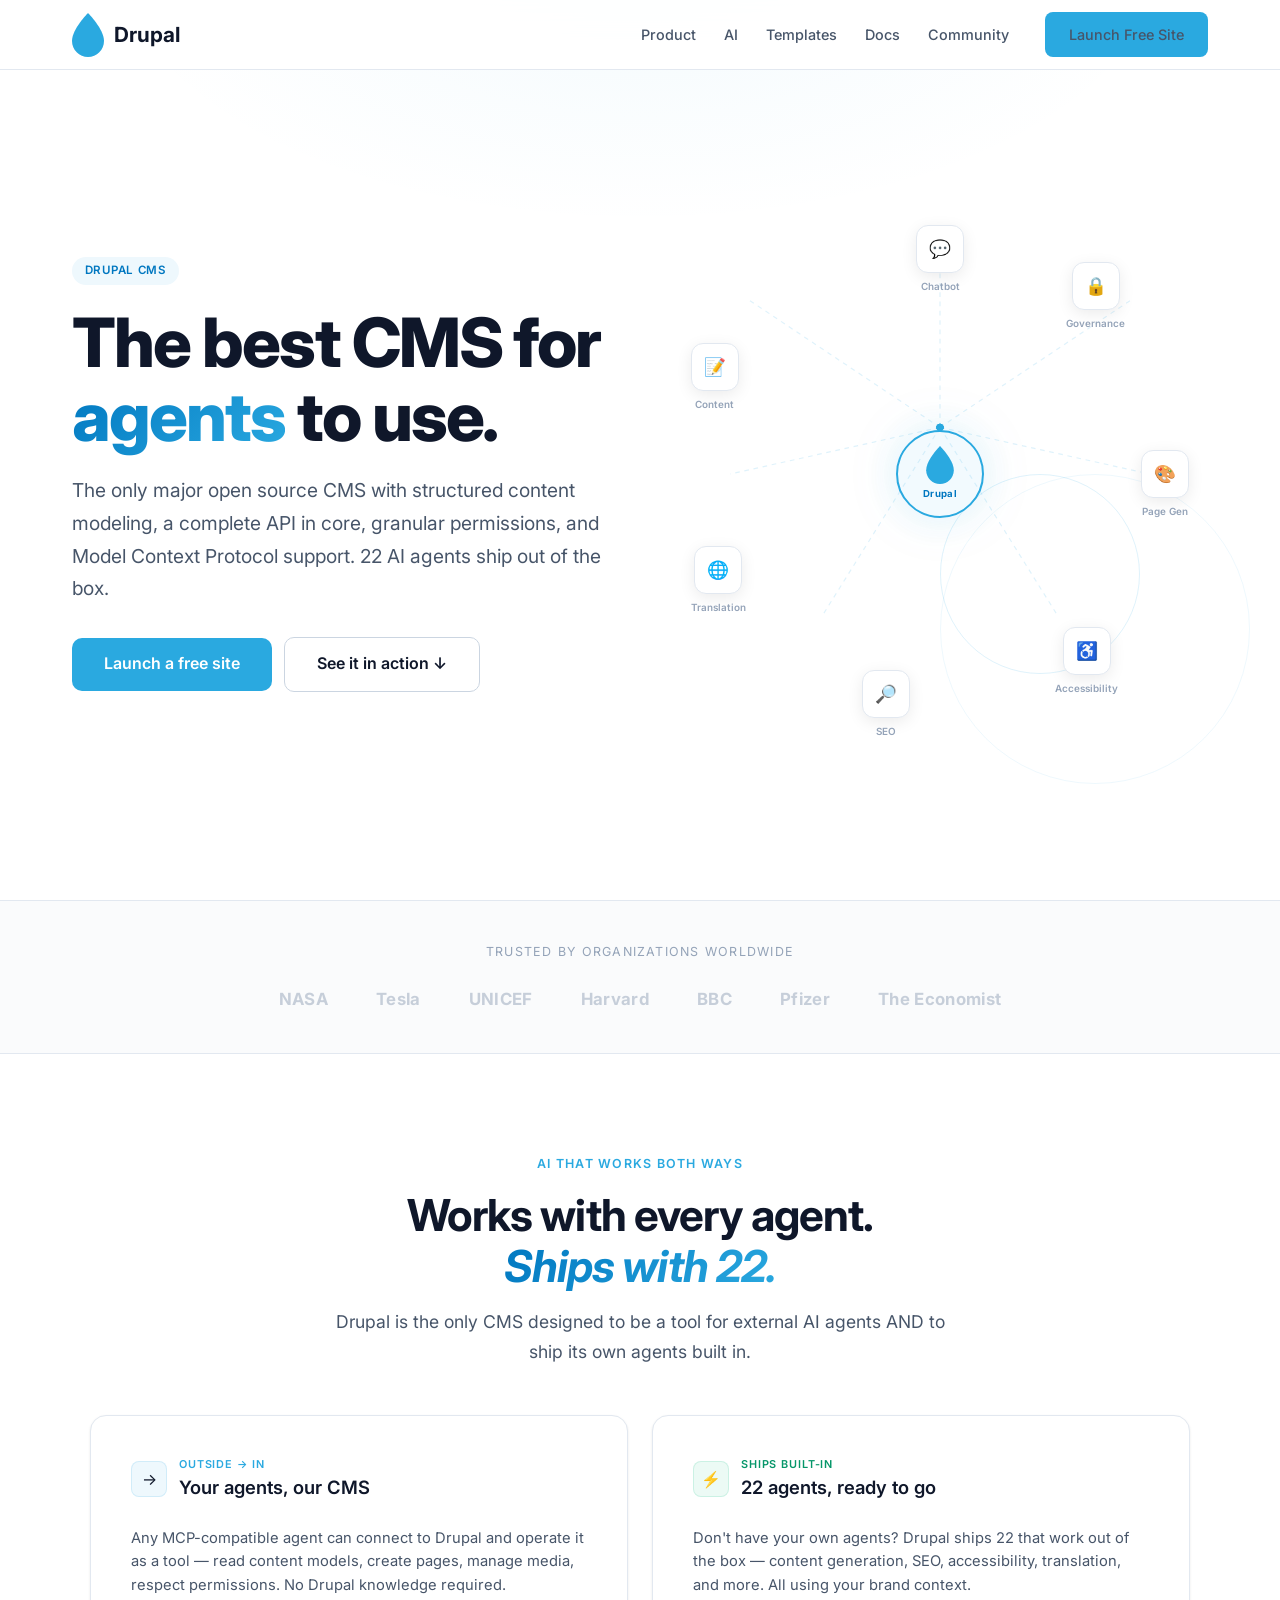
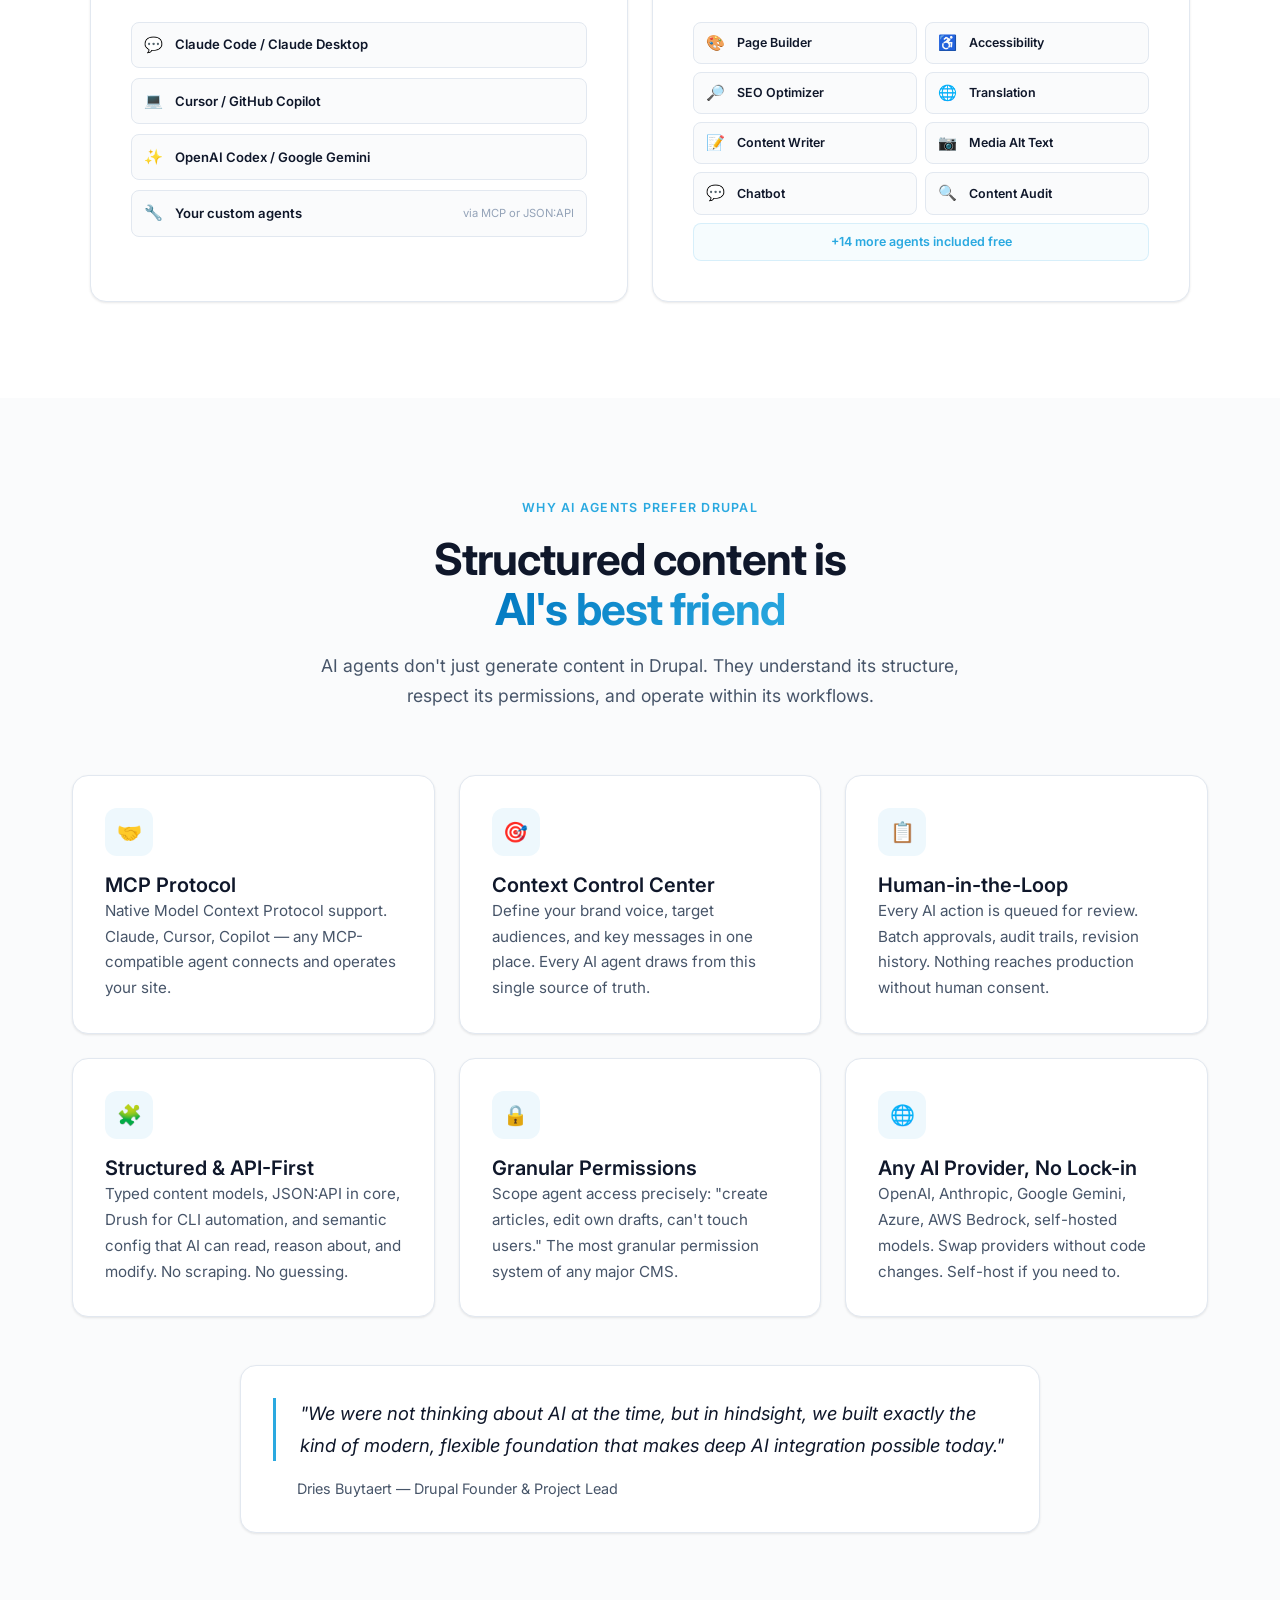
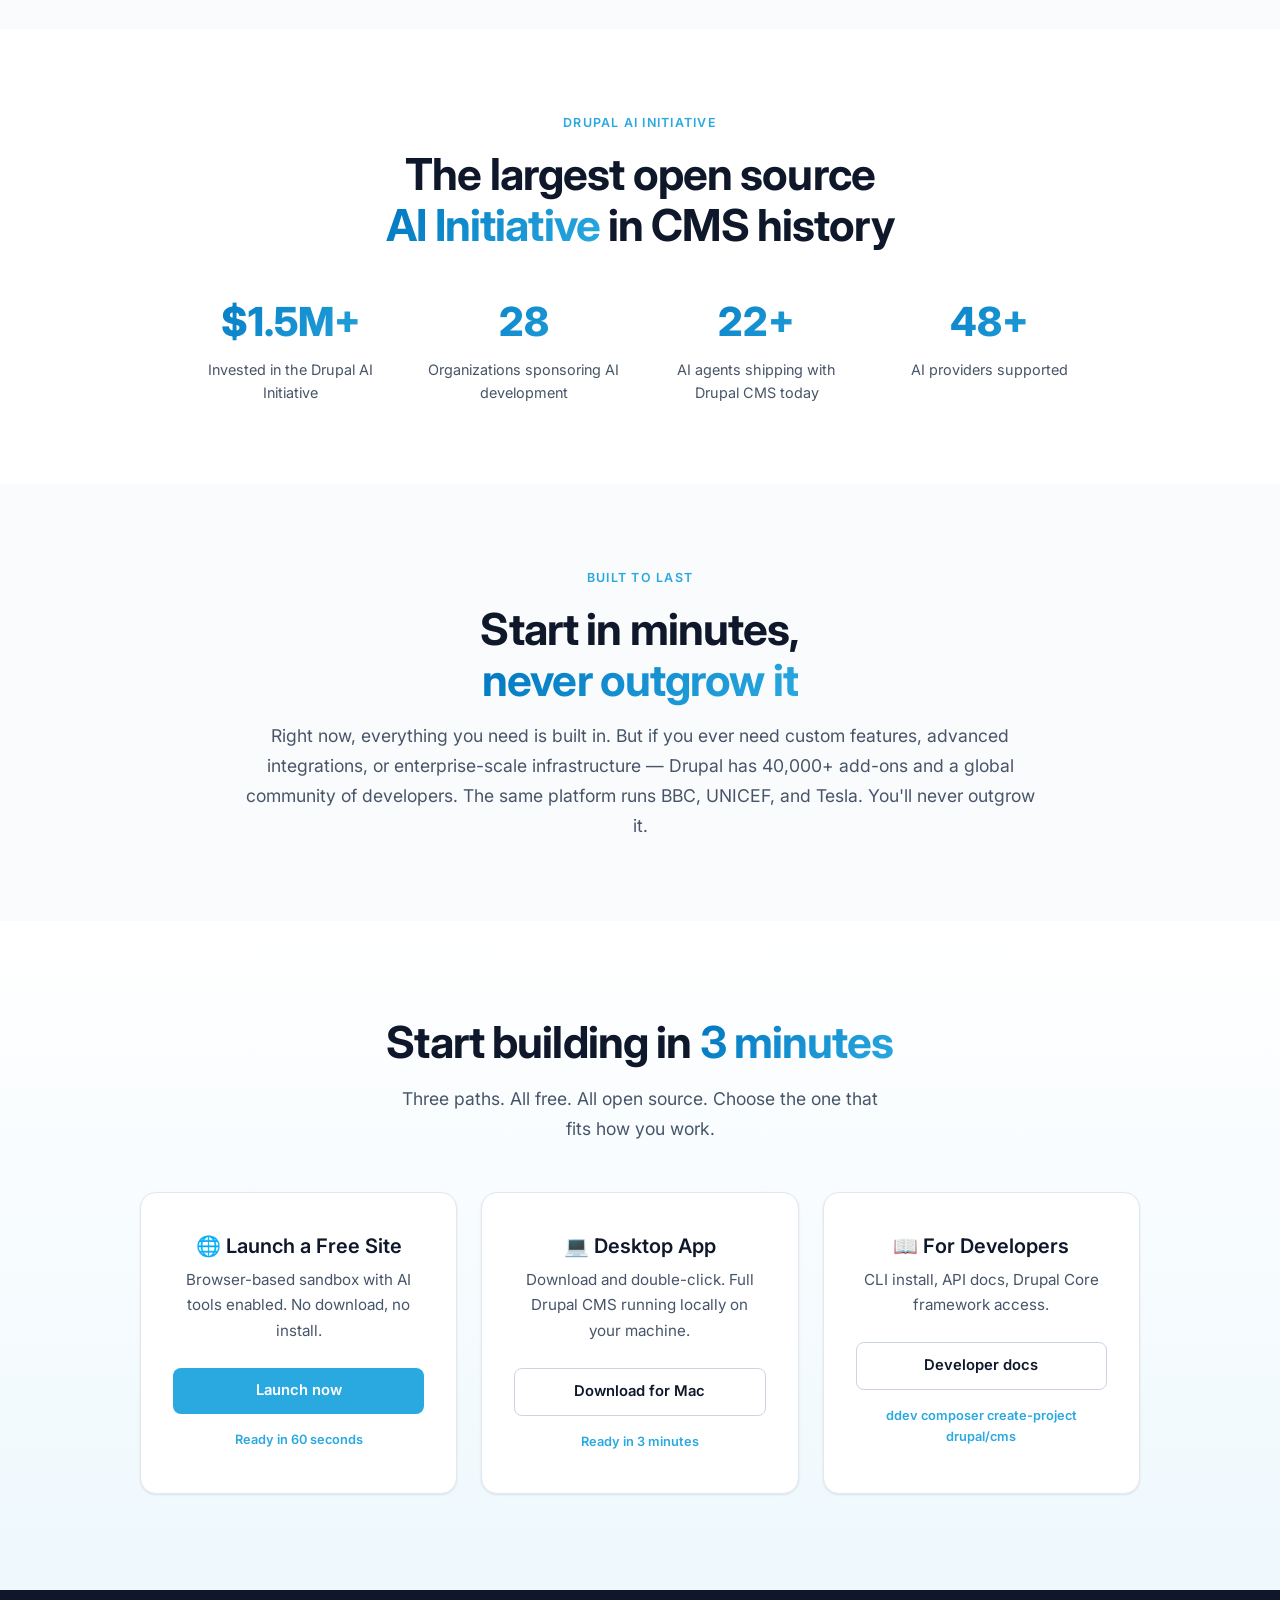
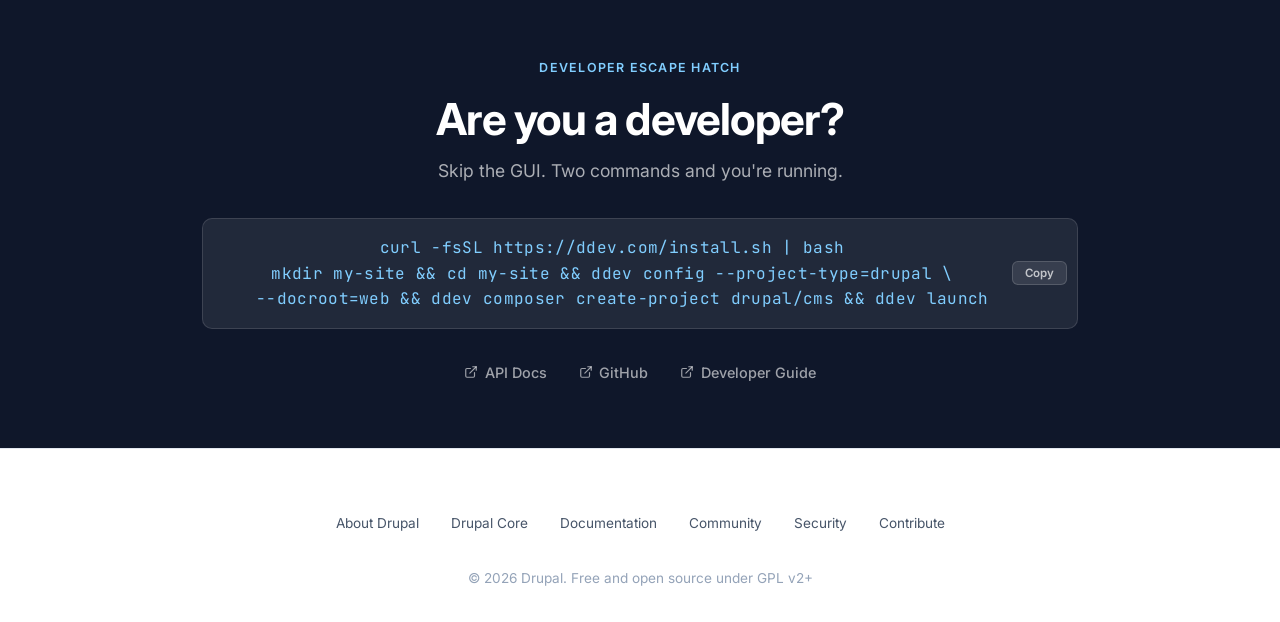
<file: index-original.html>
<!DOCTYPE html>
<html lang="en">
<head>
  <meta charset="UTF-8">
  <meta name="viewport" content="width=device-width, initial-scale=1.0">
  <title>Drupal CMS — The Best CMS for Agents to Use</title>
  <link rel="preconnect" href="https://fonts.googleapis.com">
  <link rel="preconnect" href="https://fonts.gstatic.com" crossorigin>
  <link href="https://fonts.googleapis.com/css2?family=Inter:wght@400;500;600;700;800;900&family=JetBrains+Mono:wght@400;500&display=swap" rel="stylesheet">
  <style>
    :root {
      --bg: #ffffff;
      --bg-warm: #fafbfc;
      --bg-card: #ffffff;
      --border: #e2e8f0;
      --border-strong: #cbd5e1;
      --text: #0f172a;
      --text-secondary: #475569;
      --text-muted: #94a3b8;
      --drupal-blue: #2AA9E0;
      --drupal-dark: #0077C0;
      --drupal-light: #81CEFF;
      --drupal-bg: #eef8fd;
      --gradient: linear-gradient(135deg, #2AA9E0, #0077C0);
      --gradient-text: linear-gradient(135deg, #0077C0, #2AA9E0);
      --success: #059669;
      --success-bg: #ecfdf5;
      --warning: #d97706;
      --font: 'Inter', -apple-system, BlinkMacSystemFont, 'Segoe UI', sans-serif;
      --mono: 'JetBrains Mono', 'Fira Code', monospace;
      --max-w: 1200px;
      --radius: 16px;
      --radius-sm: 8px;
      --shadow-sm: 0 1px 3px rgba(0,0,0,0.06), 0 1px 2px rgba(0,0,0,0.04);
      --shadow: 0 4px 16px rgba(0,0,0,0.06), 0 1px 3px rgba(0,0,0,0.04);
      --shadow-lg: 0 12px 40px rgba(0,0,0,0.08), 0 4px 12px rgba(0,0,0,0.04);
      --shadow-blue: 0 8px 30px rgba(42,169,224,0.2);
    }

    *, *::before, *::after { box-sizing: border-box; margin: 0; padding: 0; }
    html { scroll-behavior: smooth; -webkit-font-smoothing: antialiased; }
    body { font-family: var(--font); background: var(--bg); color: var(--text); line-height: 1.6; overflow-x: hidden; }
    a { color: var(--drupal-blue); text-decoration: none; transition: color 0.2s; }
    a:hover { color: var(--drupal-dark); }

    h1 { font-size: clamp(2.75rem, 5.5vw, 4.25rem); font-weight: 800; line-height: 1.1; letter-spacing: -0.03em; color: var(--text); }
    h2 { font-size: clamp(2rem, 3.5vw, 2.75rem); font-weight: 700; line-height: 1.15; letter-spacing: -0.02em; color: var(--text); }
    h3 { font-size: 1.25rem; font-weight: 600; line-height: 1.3; color: var(--text); }
    p { font-size: 1.1rem; color: var(--text-secondary); line-height: 1.7; }
    .highlight { background: var(--gradient-text); -webkit-background-clip: text; -webkit-text-fill-color: transparent; background-clip: text; }
    .section-label { display: inline-block; font-size: 0.78rem; font-weight: 600; text-transform: uppercase; letter-spacing: 0.1em; color: var(--drupal-blue); margin-bottom: 1rem; }

    .container { max-width: var(--max-w); margin: 0 auto; padding: 0 2rem; }
    .section { padding: 6rem 0; position: relative; }
    .section-alt { background: var(--bg-warm); }
    .grid { display: grid; gap: 1.5rem; }
    .grid-3 { grid-template-columns: repeat(3, 1fr); }
    .grid-4 { grid-template-columns: repeat(4, 1fr); }
    .text-center { text-align: center; }
    .mt-2 { margin-top: 1rem; }

    /* Header */
    .header {
      position: fixed; top: 0; left: 0; right: 0; z-index: 100;
      padding: 0.75rem 0;
      background: rgba(255,255,255,0.9);
      backdrop-filter: blur(24px); -webkit-backdrop-filter: blur(24px);
      border-bottom: 1px solid var(--border);
    }
    .header-inner { display: flex; justify-content: space-between; align-items: center; }
    .logo { display: flex; align-items: center; gap: 0.6rem; color: var(--text); text-decoration: none; }
    .logo-text { font-size: 1.3rem; font-weight: 700; }
    .nav { display: flex; gap: 1.75rem; align-items: center; }
    .nav a { color: var(--text-secondary); font-size: 0.9rem; font-weight: 500; }
    .nav a:hover { color: var(--text); }

    /* Buttons */
    .btn {
      display: inline-flex; align-items: center; justify-content: center; gap: 0.5rem;
      padding: 0.7rem 1.5rem; border-radius: var(--radius-sm);
      font-family: var(--font); font-size: 0.925rem; font-weight: 600;
      cursor: pointer; transition: all 0.25s; border: none; white-space: nowrap;
    }
    .btn-lg { padding: 0.85rem 2rem; font-size: 1rem; border-radius: 10px; }
    .btn-primary { background: var(--drupal-blue); color: #fff; }
    .btn-primary:hover { background: var(--drupal-dark); color: #fff; transform: translateY(-1px); box-shadow: var(--shadow-blue); }
    .btn-secondary { background: var(--bg); color: var(--text); border: 1px solid var(--border-strong); }
    .btn-secondary:hover { border-color: var(--drupal-blue); color: var(--drupal-blue); }

    /* Hero */
    .hero {
      min-height: 100vh; display: flex; align-items: center;
      padding: 7rem 0 4rem; position: relative; overflow: hidden;
    }
    .hero::before {
      content: ''; position: absolute; inset: 0;
      background: radial-gradient(ellipse 70% 50% at 50% -5%, rgba(42,169,224,0.06), transparent 60%);
      pointer-events: none;
    }
    .hero-content { position: relative; z-index: 2; width: 100%; }
    .hero-subhead { font-size: clamp(1.05rem, 1.8vw, 1.2rem); color: var(--text-secondary); max-width: 580px; margin: 1.25rem 0 2rem; line-height: 1.7; }
    .hero-actions { display: flex; gap: 0.75rem; flex-wrap: wrap; align-items: center; }
    .hero-split { display: grid; grid-template-columns: 1fr 1fr; gap: 4rem; align-items: center; }

    /* Hero Illustration — agent network */
    @keyframes hero-pulse-ring {
      0% { transform: translate(-50%, -50%) scale(1); opacity: 0.15; }
      50% { transform: translate(-50%, -50%) scale(1.08); opacity: 0.06; }
      100% { transform: translate(-50%, -50%) scale(1); opacity: 0.15; }
    }
    @keyframes hero-node-float {
      0%, 100% { transform: translateY(0); }
      50% { transform: translateY(-6px); }
    }
    @keyframes hero-dash {
      to { stroke-dashoffset: -16; }
    }
    @keyframes hero-data-packet {
      0% { offset-distance: 0%; opacity: 0; }
      10% { opacity: 1; }
      90% { opacity: 1; }
      100% { offset-distance: 100%; opacity: 0; }
    }
    .hero-illustration {
      position: relative; display: flex; align-items: center; justify-content: center;
      aspect-ratio: 1; width: 100%;
    }
    .hero-illustration .pulse-ring {
      position: absolute; top: 50%; left: 50%; border-radius: 50%;
      border: 1px solid rgba(42,169,224,0.15);
      animation: hero-pulse-ring 3s ease-in-out infinite;
    }
    .hero-illustration .pulse-ring-1 { width: 200px; height: 200px; }
    .hero-illustration .pulse-ring-2 { width: 310px; height: 310px; animation-delay: 1.5s; border-color: rgba(42,169,224,0.08); }
    .hero-illustration .center-node {
      position: relative; z-index: 3; display: flex; flex-direction: column;
      align-items: center; justify-content: center;
      width: 88px; height: 88px; border-radius: 50%;
      background: rgba(42,169,224,0.06); border: 2px solid var(--drupal-blue);
      box-shadow: 0 0 40px rgba(42,169,224,0.15), 0 0 80px rgba(42,169,224,0.05);
    }
    .hero-illustration .center-node span {
      margin-top: 2px; font-size: 0.6rem; font-weight: 700; letter-spacing: 0.05em; color: var(--drupal-dark);
    }
    .hero-illustration .agent-node {
      position: absolute; z-index: 3; display: flex; flex-direction: column;
      align-items: center; gap: 6px; transition: transform 0.3s;
      animation: hero-node-float 3s ease-in-out infinite;
    }
    .hero-illustration .agent-node:hover { transform: scale(1.1); }
    .hero-illustration .agent-node .icon-box {
      width: 48px; height: 48px; border-radius: 12px; background: #fff;
      border: 1px solid var(--border); box-shadow: 0 4px 16px rgba(0,0,0,0.08);
      display: flex; align-items: center; justify-content: center; font-size: 1.1rem;
    }
    .hero-illustration .agent-node .node-label {
      font-size: 0.62rem; font-weight: 600; color: var(--text-muted); white-space: nowrap;
    }
    .hero-illustration .lines-svg {
      position: absolute; inset: 0; z-index: 1; pointer-events: none;
    }
    .hero-illustration .dash-line {
      stroke: rgba(42,169,224,0.15); stroke-width: 1;
      stroke-dasharray: 4 4; animation: hero-dash 2s linear infinite;
    }
    .hero-illustration .data-dot {
      fill: #2AA9E0; animation: hero-data-packet 3s ease-in-out infinite;
    }
    .hero-illustration .data-dot-rev {
      fill: #7dd3fc; animation: hero-data-packet 3.5s ease-in-out infinite;
    }

    /* Works with every agent section */
    .agents-section { padding: 6rem 0; }
    .agents-header { text-align: center; margin-bottom: 3rem; }
    .agents-grid { display: grid; grid-template-columns: 1fr 1fr; gap: 1.5rem; max-width: 1100px; margin: 0 auto; }
    .agents-card {
      background: var(--bg); border: 1px solid var(--border); border-radius: var(--radius);
      padding: 2.5rem; box-shadow: var(--shadow-sm);
    }
    .agents-card-header { display: flex; align-items: center; gap: 0.75rem; margin-bottom: 1.5rem; }
    .agents-card-icon {
      width: 36px; height: 36px; border-radius: 8px; display: flex;
      align-items: center; justify-content: center; font-size: 1rem;
    }
    .agents-card-icon-blue { background: rgba(42,169,224,0.08); border: 1px solid rgba(42,169,224,0.15); }
    .agents-card-icon-green { background: rgba(16,185,129,0.08); border: 1px solid rgba(16,185,129,0.15); }
    .agents-card-label { font-size: 0.68rem; font-weight: 600; text-transform: uppercase; letter-spacing: 0.08em; }
    .agents-card-label-blue { color: var(--drupal-blue); }
    .agents-card-label-green { color: var(--success); }
    .agents-card-title { font-size: 1.15rem; font-weight: 600; color: var(--text); }
    .agents-card p { font-size: 0.92rem; color: var(--text-secondary); line-height: 1.6; margin-bottom: 1.5rem; }
    .agents-list { display: flex; flex-direction: column; gap: 0.625rem; }
    .agents-list-item {
      display: flex; align-items: center; gap: 0.75rem; padding: 0.625rem 0.75rem;
      border-radius: 8px; background: var(--bg-warm); border: 1px solid var(--border);
    }
    .agents-list-item span:first-child { font-size: 0.95rem; }
    .agents-list-item span:nth-child(2) { font-size: 0.82rem; font-weight: 600; color: var(--text); }
    .agents-list-item .muted-right { margin-left: auto; font-size: 0.7rem; color: var(--text-muted); font-weight: 400; }
    .agents-grid-2col { display: grid; grid-template-columns: 1fr 1fr; gap: 0.5rem; }
    .agents-grid-2col .agents-list-item { padding: 0.5rem 0.75rem; }
    .agents-grid-2col .agents-list-item span:nth-child(2) { font-size: 0.78rem; }
    .agents-more {
      grid-column: span 2; text-align: center; padding: 0.5rem 0.75rem;
      border-radius: 8px; font-size: 0.78rem; font-weight: 600;
      background: rgba(42,169,224,0.04); border: 1px solid rgba(42,169,224,0.15); color: var(--drupal-blue);
    }

    /* Badge */
    .badge { display: inline-block; padding: 0.3rem 0.8rem; border-radius: 999px; font-size: 0.72rem; font-weight: 600; text-transform: uppercase; letter-spacing: 0.06em; }
    .badge-blue { background: var(--drupal-bg); color: var(--drupal-dark); }
    .badge-green { background: var(--success-bg); color: var(--success); }

    /* Proof bar with logos */
    .proof-bar { padding: 2.5rem 0; border-top: 1px solid var(--border); border-bottom: 1px solid var(--border); background: var(--bg-warm); }
    .proof-bar p { font-size: 0.78rem; text-transform: uppercase; letter-spacing: 0.1em; color: var(--text-muted); margin-bottom: 1.5rem; text-align: center; }
    .proof-logos { display: flex; justify-content: center; align-items: center; gap: 3rem; flex-wrap: wrap; }
    .proof-logo { font-size: 1.05rem; font-weight: 700; color: var(--text-muted); opacity: 0.5; letter-spacing: 0.02em; transition: opacity 0.3s; }
    .proof-logo:hover { opacity: 0.8; }

    /* Cards */
    .card {
      background: var(--bg-card); border: 1px solid var(--border);
      border-radius: var(--radius); padding: 2rem;
      transition: all 0.3s ease; box-shadow: var(--shadow-sm);
    }
    .card:hover { box-shadow: var(--shadow); transform: translateY(-3px); border-color: var(--drupal-light); }
    .card-icon {
      width: 48px; height: 48px; border-radius: 12px;
      background: var(--drupal-bg);
      display: flex; align-items: center; justify-content: center;
      font-size: 1.25rem; margin-bottom: 1rem;
    }

    /* Stats */
    .stat-number {
      font-size: clamp(2.5rem, 4vw, 3.5rem); font-weight: 800;
      background: var(--gradient-text); -webkit-background-clip: text;
      -webkit-text-fill-color: transparent; background-clip: text; line-height: 1.1;
    }
    .stat-label { font-size: 0.9rem; color: var(--text-secondary); margin-top: 0.4rem; }

    /* Drupal AI Initiative */
    .initiative-section { padding: 5rem 0; background: var(--bg); }
    .initiative-inner {
      max-width: 900px; margin: 0 auto; text-align: center;
    }
    .initiative-stats { display: grid; grid-template-columns: repeat(4, 1fr); gap: 2rem; margin-top: 2.5rem; }
    .initiative-stat-number { font-size: 2.5rem; font-weight: 800; background: var(--gradient-text); -webkit-background-clip: text; -webkit-text-fill-color: transparent; background-clip: text; }
    .initiative-stat-label { font-size: 0.9rem; color: var(--text-secondary); margin-top: 0.25rem; }
    .initiative-quote {
      margin-top: 3rem; padding: 2rem; background: var(--bg); border: 1px solid var(--border);
      border-radius: var(--radius); box-shadow: var(--shadow-sm);
    }
    .initiative-quote blockquote {
      font-size: 1.15rem; font-style: italic; color: var(--text); line-height: 1.7;
      border-left: 3px solid var(--drupal-blue); padding-left: 1.5rem; text-align: left;
    }
    .initiative-quote cite { display: block; margin-top: 1rem; font-size: 0.9rem; color: var(--text-secondary); font-style: normal; text-align: left; padding-left: 1.5rem; }

    /* "Start in minutes, never outgrow it" */
    .growth-section { padding: 5rem 0; }
    .growth-inner { max-width: 800px; margin: 0 auto; text-align: center; }
    .growth-logos { display: flex; justify-content: center; gap: 2.5rem; margin-top: 2rem; flex-wrap: wrap; }
    .growth-logo { font-size: 1rem; font-weight: 700; color: var(--text-muted); opacity: 0.5; }
    .growth-note { font-size: 0.85rem; color: var(--text-muted); margin-top: 1rem; }

    /* CTA Section - 3 ways to build */
    .cta-section { text-align: center; padding: 6rem 0; background: linear-gradient(180deg, var(--bg) 0%, var(--drupal-bg) 100%); }
    .cta-paths { display: grid; grid-template-columns: repeat(3, 1fr); gap: 1.5rem; margin-top: 3rem; max-width: 1000px; margin-left: auto; margin-right: auto; }
    .cta-path { background: var(--bg); border: 1px solid var(--border); border-radius: var(--radius); padding: 2.5rem 2rem; text-align: center; transition: all 0.3s; box-shadow: var(--shadow-sm); }
    .cta-path:hover { box-shadow: var(--shadow); transform: translateY(-3px); }
    .cta-path h3 { margin-bottom: 0.5rem; }
    .cta-path p { font-size: 0.95rem; margin-bottom: 1.5rem; }
    .cta-path .time { font-size: 0.8rem; color: var(--drupal-blue); font-weight: 600; margin-top: 1rem; }

    /* Developer section */
    .developer-section {
      padding: 4rem 0; text-align: center;
      background: var(--text); color: #fff;
    }
    .developer-section .section-label { color: var(--drupal-light); }
    .developer-heading { color: #fff; margin-bottom: 0.75rem; }
    .developer-subhead { color: rgba(255,255,255,0.65); margin-bottom: 2rem; }
    .code-block {
      display: inline-block; background: rgba(255,255,255,0.08);
      border: 1px solid rgba(255,255,255,0.12); border-radius: 10px;
      padding: 1rem 5.5rem 1rem 2rem; font-family: var(--mono); font-size: 1rem;
      color: var(--drupal-light); position: relative; letter-spacing: 0.02em;
    }
    .code-block-copy {
      position: absolute; right: 10px; top: 50%; transform: translateY(-50%);
      background: rgba(255,255,255,0.1); border: 1px solid rgba(255,255,255,0.15);
      color: rgba(255,255,255,0.7); padding: 4px 12px; border-radius: 6px;
      font-size: 0.72rem; font-weight: 600; cursor: pointer;
      font-family: var(--font); transition: all 0.2s;
    }
    .code-block-copy:hover { background: rgba(255,255,255,0.18); color: #fff; }
    .developer-links { display: flex; justify-content: center; gap: 2rem; margin-top: 2rem; }
    .developer-links a {
      color: rgba(255,255,255,0.6); font-size: 0.9rem; font-weight: 500;
      display: flex; align-items: center; gap: 0.4rem; transition: color 0.2s;
    }
    .developer-links a:hover { color: #fff; }
    .developer-links a svg { width: 14px; height: 14px; stroke: currentColor; fill: none; stroke-width: 2; }

    /* Footer */
    .footer { padding: 4rem 0 2rem; border-top: 1px solid var(--border); text-align: center; }
    .footer p { font-size: 0.85rem; color: var(--text-muted); }
    .footer-links { display: flex; justify-content: center; gap: 2rem; margin-bottom: 2rem; flex-wrap: wrap; }
    .footer-links a { font-size: 0.85rem; color: var(--text-secondary); }

    /* Animations */
    @keyframes fadeInUp { from { opacity: 0; transform: translateY(24px); } to { opacity: 1; transform: translateY(0); } }
    .animate { animation: fadeInUp 0.6s ease-out both; }
    .animate-d1 { animation-delay: 0.1s; }
    .animate-d2 { animation-delay: 0.2s; }
    .animate-d3 { animation-delay: 0.3s; }

    /* Responsive */
    @media (max-width: 900px) {
      .grid-3, .grid-4, .cta-paths, .initiative-stats, .agents-grid { grid-template-columns: 1fr; }
      .hero-split { grid-template-columns: 1fr; gap: 2rem; }
      .hero { min-height: auto; padding: 7rem 0 3rem; }
      .nav { display: none; }
      .proof-logos { gap: 1.5rem; }
      .developer-links { flex-direction: column; gap: 1rem; }
    }
    @media (max-width: 480px) {
      h1 { font-size: 2.25rem; }
      .hero-actions { flex-direction: column; width: 100%; }
      .hero-actions .btn { width: 100%; }
    }
  </style>
</head>
<body>

  <header class="header">
    <div class="container header-inner">
      <a href="#" class="logo">
        <svg width="32" height="44" viewBox="0 0 32 44" fill="none"><path d="M16 0S0 16 0 28c0 8.8 7.2 16 16 16s16-7.2 16-16C32 16 16 0 16 0z" fill="#2AA9E0"/></svg>
        <span class="logo-text">Drupal</span>
      </a>
      <nav class="nav">
        <a href="#">Product</a>
        <a href="#">AI</a>
        <a href="#">Templates</a>
        <a href="#">Docs</a>
        <a href="#">Community</a>
        <a href="#" class="btn btn-primary" style="margin-left:0.5rem;">Launch Free Site</a>
      </nav>
    </div>
  </header>

  <!-- HERO -->
  <section class="hero">
    <div class="container hero-content">
      <div class="hero-split">
        <div>
          <div class="badge badge-blue animate" style="margin-bottom:1.25rem;">Drupal CMS</div>
          <h1 class="animate animate-d1">The best CMS for <span class="highlight">agents</span> to use.</h1>
          <p class="hero-subhead animate animate-d2">The only major open source CMS with structured content modeling, a complete API in core, granular permissions, and Model Context Protocol support. 22 AI agents ship out of the box.</p>
          <div class="hero-actions animate animate-d3">
            <a href="#" class="btn btn-primary btn-lg">Launch a free site</a>
            <a href="#" class="btn btn-secondary btn-lg">See it in action &darr;</a>
          </div>
        </div>
        <div class="animate animate-d2">
          <div class="hero-illustration">
            <!-- Pulse rings -->
            <div class="pulse-ring pulse-ring-1"></div>
            <div class="pulse-ring pulse-ring-2"></div>

            <!-- Connection lines + data packets -->
            <svg viewBox="0 0 460 380" preserveAspectRatio="xMidYMid meet" class="lines-svg">
              <line x1="230" y1="190" x2="230" y2="30" class="dash-line"/>
              <line x1="230" y1="190" x2="395" y2="80" class="dash-line" style="animation-delay:0.3s"/>
              <line x1="230" y1="190" x2="410" y2="230" class="dash-line" style="animation-delay:0.6s"/>
              <line x1="230" y1="190" x2="330" y2="350" class="dash-line" style="animation-delay:0.9s"/>
              <line x1="230" y1="190" x2="130" y2="350" class="dash-line" style="animation-delay:1.2s"/>
              <line x1="230" y1="190" x2="50" y2="230" class="dash-line" style="animation-delay:1.5s"/>
              <line x1="230" y1="190" x2="65" y2="80" class="dash-line" style="animation-delay:1.8s"/>
              <!-- Data packets -->
              <circle r="3" class="data-dot" style="offset-path:path('M 230 190 L 230 30');"><animate attributeName="opacity" values="0;0.8;0.8;0" keyTimes="0;0.1;0.9;1" dur="2.5s" repeatCount="indefinite"/></circle>
              <circle r="3" class="data-dot" style="offset-path:path('M 230 190 L 395 80');animation-delay:0.8s;"><animate attributeName="opacity" values="0;0.8;0.8;0" keyTimes="0;0.1;0.9;1" dur="2.8s" begin="0.8s" repeatCount="indefinite"/></circle>
              <circle r="3" class="data-dot" style="offset-path:path('M 230 190 L 410 230');animation-delay:1.6s;"><animate attributeName="opacity" values="0;0.8;0.8;0" keyTimes="0;0.1;0.9;1" dur="3.1s" begin="1.6s" repeatCount="indefinite"/></circle>
              <circle r="3" class="data-dot" style="offset-path:path('M 230 190 L 330 350');animation-delay:2.4s;"><animate attributeName="opacity" values="0;0.8;0.8;0" keyTimes="0;0.1;0.9;1" dur="3.4s" begin="2.4s" repeatCount="indefinite"/></circle>
              <circle r="3" class="data-dot" style="offset-path:path('M 230 190 L 130 350');animation-delay:3.2s;"><animate attributeName="opacity" values="0;0.8;0.8;0" keyTimes="0;0.1;0.9;1" dur="3.7s" begin="3.2s" repeatCount="indefinite"/></circle>
              <circle r="3" class="data-dot" style="offset-path:path('M 230 190 L 50 230');animation-delay:4s;"><animate attributeName="opacity" values="0;0.8;0.8;0" keyTimes="0;0.1;0.9;1" dur="4s" begin="4s" repeatCount="indefinite"/></circle>
              <circle r="3" class="data-dot" style="offset-path:path('M 230 190 L 65 80');animation-delay:4.8s;"><animate attributeName="opacity" values="0;0.8;0.8;0" keyTimes="0;0.1;0.9;1" dur="4.3s" begin="4.8s" repeatCount="indefinite"/></circle>
            </svg>

            <!-- Center Drupal node -->
            <div class="center-node">
              <svg width="28" height="38" viewBox="0 0 32 44" fill="none"><path d="M16 0S0 16 0 28c0 8.8 7.2 16 16 16s16-7.2 16-16C32 16 16 0 16 0z" fill="#2AA9E0"/></svg>
              <span>Drupal</span>
            </div>

            <!-- Agent nodes -->
            <div class="agent-node" style="top:calc(8% - 24px);left:calc(50% - 24px);animation-delay:2.5s;">
              <div class="icon-box">&#x1f4ac;</div>
              <span class="node-label">Chatbot</span>
            </div>
            <div class="agent-node" style="top:calc(15% - 24px);left:calc(78% - 24px);animation-delay:3s;">
              <div class="icon-box">&#x1f512;</div>
              <span class="node-label">Governance</span>
            </div>
            <div class="agent-node" style="top:calc(50% - 24px);left:calc(92% - 24px);animation-delay:0s;">
              <div class="icon-box">&#x1f3a8;</div>
              <span class="node-label">Page Gen</span>
            </div>
            <div class="agent-node" style="top:calc(83% - 24px);left:calc(76% - 24px);animation-delay:0.5s;">
              <div class="icon-box">&#x267f;</div>
              <span class="node-label">Accessibility</span>
            </div>
            <div class="agent-node" style="top:calc(91% - 24px);left:calc(40% - 24px);animation-delay:1s;">
              <div class="icon-box">&#x1f50e;</div>
              <span class="node-label">SEO</span>
            </div>
            <div class="agent-node" style="top:calc(68% - 24px);left:calc(8% - 24px);animation-delay:1.5s;">
              <div class="icon-box">&#x1f310;</div>
              <span class="node-label">Translation</span>
            </div>
            <div class="agent-node" style="top:calc(30% - 24px);left:calc(8% - 24px);animation-delay:2s;">
              <div class="icon-box">&#x1f4dd;</div>
              <span class="node-label">Content</span>
            </div>
          </div>
        </div>
      </div>
    </div>
  </section>

  <!-- SOCIAL PROOF LOGOS -->
  <div class="proof-bar">
    <div class="container">
      <p>Trusted by organizations worldwide</p>
      <div class="proof-logos">
        <span class="proof-logo">NASA</span>
        <span class="proof-logo">Tesla</span>
        <span class="proof-logo">UNICEF</span>
        <span class="proof-logo">Harvard</span>
        <span class="proof-logo">BBC</span>
        <span class="proof-logo">Pfizer</span>
        <span class="proof-logo">The Economist</span>
      </div>
    </div>
  </div>

  <!-- WORKS WITH EVERY AGENT. SHIPS WITH 22. -->
  <section class="agents-section">
    <div class="container">
      <div class="agents-header">
        <span class="section-label">AI that works both ways</span>
        <h2>Works with every agent.<br><span class="highlight" style="font-style:italic;">Ships with 22.</span></h2>
        <p class="mt-2" style="max-width:620px;margin-left:auto;margin-right:auto;">Drupal is the only CMS designed to be a tool for external AI agents AND to ship its own agents built in.</p>
      </div>
      <div class="agents-grid">
        <!-- Left: Outside → In -->
        <div class="agents-card">
          <div class="agents-card-header">
            <div class="agents-card-icon agents-card-icon-blue">&rarr;</div>
            <div>
              <div class="agents-card-label agents-card-label-blue">Outside &rarr; In</div>
              <div class="agents-card-title">Your agents, our CMS</div>
            </div>
          </div>
          <p>Any MCP-compatible agent can connect to Drupal and operate it as a tool — read content models, create pages, manage media, respect permissions. No Drupal knowledge required.</p>
          <div class="agents-list">
            <div class="agents-list-item"><span>&#x1f4ac;</span><span>Claude Code / Claude Desktop</span></div>
            <div class="agents-list-item"><span>&#x1f4bb;</span><span>Cursor / GitHub Copilot</span></div>
            <div class="agents-list-item"><span>&#x2728;</span><span>OpenAI Codex / Google Gemini</span></div>
            <div class="agents-list-item"><span>&#x1f527;</span><span>Your custom agents</span><span class="muted-right">via MCP or JSON:API</span></div>
          </div>
        </div>
        <!-- Right: Ships built-in -->
        <div class="agents-card">
          <div class="agents-card-header">
            <div class="agents-card-icon agents-card-icon-green">&#x26a1;</div>
            <div>
              <div class="agents-card-label agents-card-label-green">Ships built-in</div>
              <div class="agents-card-title">22 agents, ready to go</div>
            </div>
          </div>
          <p>Don't have your own agents? Drupal ships 22 that work out of the box — content generation, SEO, accessibility, translation, and more. All using your brand context.</p>
          <div class="agents-grid-2col">
            <div class="agents-list-item"><span>&#x1f3a8;</span><span>Page Builder</span></div>
            <div class="agents-list-item"><span>&#x267f;</span><span>Accessibility</span></div>
            <div class="agents-list-item"><span>&#x1f50e;</span><span>SEO Optimizer</span></div>
            <div class="agents-list-item"><span>&#x1f310;</span><span>Translation</span></div>
            <div class="agents-list-item"><span>&#x1f4dd;</span><span>Content Writer</span></div>
            <div class="agents-list-item"><span>&#x1f4f7;</span><span>Media Alt Text</span></div>
            <div class="agents-list-item"><span>&#x1f4ac;</span><span>Chatbot</span></div>
            <div class="agents-list-item"><span>&#x1f50d;</span><span>Content Audit</span></div>
            <div class="agents-more">+14 more agents included free</div>
          </div>
        </div>
      </div>
    </div>
  </section>

  <!-- STRUCTURED CONTENT IS AI'S BEST FRIEND -->
  <section class="section" style="background:var(--bg-warm);">

    <div class="container">
      <div class="text-center" style="max-width:700px;margin:0 auto 4rem;">
        <span class="section-label">Why AI agents prefer Drupal</span>
        <h2>Structured content is<br><span class="highlight">AI's best friend</span></h2>
        <p class="mt-2">AI agents don't just generate content in Drupal. They understand its structure, respect its permissions, and operate within its workflows.</p>
      </div>
      <div class="grid grid-3">
        <div class="card">
          <div class="card-icon">&#x1f91d;</div>
          <h3>MCP Protocol</h3>
          <p style="font-size:0.95rem;">Native Model Context Protocol support. Claude, Cursor, Copilot — any MCP-compatible agent connects and operates your site.</p>
        </div>
        <div class="card">
          <div class="card-icon">&#x1f3af;</div>
          <h3>Context Control Center</h3>
          <p style="font-size:0.95rem;">Define your brand voice, target audiences, and key messages in one place. Every AI agent draws from this single source of truth.</p>
        </div>
        <div class="card">
          <div class="card-icon">&#x1f4cb;</div>
          <h3>Human-in-the-Loop</h3>
          <p style="font-size:0.95rem;">Every AI action is queued for review. Batch approvals, audit trails, revision history. Nothing reaches production without human consent.</p>
        </div>
        <div class="card">
          <div class="card-icon">&#x1f9e9;</div>
          <h3>Structured &amp; API-First</h3>
          <p style="font-size:0.95rem;">Typed content models, JSON:API in core, Drush for CLI automation, and semantic config that AI can read, reason about, and modify. No scraping. No guessing.</p>
        </div>
        <div class="card">
          <div class="card-icon">&#x1f512;</div>
          <h3>Granular Permissions</h3>
          <p style="font-size:0.95rem;">Scope agent access precisely: "create articles, edit own drafts, can't touch users." The most granular permission system of any major CMS.</p>
        </div>
        <div class="card">
          <div class="card-icon">&#x1f310;</div>
          <h3>Any AI Provider, No Lock-in</h3>
          <p style="font-size:0.95rem;">OpenAI, Anthropic, Google Gemini, Azure, AWS Bedrock, self-hosted models. Swap providers without code changes. Self-host if you need to.</p>
        </div>
      </div>
      <div class="initiative-quote" style="max-width:800px;margin:3rem auto 0;">
        <blockquote>
          "We were not thinking about AI at the time, but in hindsight, we built exactly the kind of modern, flexible foundation that makes deep AI integration possible today."
        </blockquote>
        <cite>Dries Buytaert — Drupal Founder &amp; Project Lead</cite>
      </div>
    </div>
  </section>

  <!-- DRUPAL AI INITIATIVE -->
  <section class="initiative-section">
    <div class="container">
      <div class="initiative-inner">
        <span class="section-label">Drupal AI Initiative</span>
        <h2>The largest open source<br><span class="highlight">AI Initiative</span> in CMS history</h2>
        <div class="initiative-stats" style="grid-template-columns: repeat(4, 1fr);">
          <div>
            <div class="initiative-stat-number">$1.5M+</div>
            <div class="initiative-stat-label">Invested in the Drupal AI Initiative</div>
          </div>
          <div>
            <div class="initiative-stat-number">28</div>
            <div class="initiative-stat-label">Organizations sponsoring AI development</div>
          </div>
          <div>
            <div class="initiative-stat-number">22+</div>
            <div class="initiative-stat-label">AI agents shipping with Drupal CMS today</div>
          </div>
          <div>
            <div class="initiative-stat-number">48+</div>
            <div class="initiative-stat-label">AI providers supported</div>
          </div>
        </div>
      </div>
    </div>
  </section>

  <!-- START IN MINUTES, NEVER OUTGROW IT -->
  <section class="growth-section" style="background:var(--bg-warm);">

    <div class="container">
      <div class="growth-inner">
        <span class="section-label">Built to last</span>
        <h2>Start in minutes,<br><span class="highlight">never outgrow it</span></h2>
        <p class="mt-2">Right now, everything you need is built in. But if you ever need custom features, advanced integrations, or enterprise-scale infrastructure — Drupal has 40,000+ add-ons and a global community of developers. The same platform runs BBC, UNICEF, and Tesla. You'll never outgrow it.</p>
      </div>
    </div>
  </section>

  <!-- START BUILDING IN 3 MINUTES -->
  <section class="cta-section">
    <div class="container">
      <h2>Start building in <span class="highlight">3 minutes</span></h2>
      <p class="mt-2" style="max-width:500px;margin-left:auto;margin-right:auto;">Three paths. All free. All open source. Choose the one that fits how you work.</p>
      <div class="cta-paths">
        <div class="cta-path">
          <h3>&#x1f310; Launch a Free Site</h3>
          <p>Browser-based sandbox with AI tools enabled. No download, no install.</p>
          <a href="#" class="btn btn-primary" style="width:100%;">Launch now</a>
          <div class="time">Ready in 60 seconds</div>
        </div>
        <div class="cta-path">
          <h3>&#x1f4bb; Desktop App</h3>
          <p>Download and double-click. Full Drupal CMS running locally on your machine.</p>
          <a href="#" class="btn btn-secondary" style="width:100%;">Download for Mac</a>
          <div class="time">Ready in 3 minutes</div>
        </div>
        <div class="cta-path">
          <h3>&#x1f4d6; For Developers</h3>
          <p>CLI install, API docs, Drupal Core framework access.</p>
          <a href="#" class="btn btn-secondary" style="width:100%;">Developer docs</a>
          <div class="time">ddev composer create-project drupal/cms</div>
        </div>
      </div>
    </div>
  </section>

  <!-- ARE YOU A DEVELOPER? -->
  <section class="developer-section">
    <div class="container">
      <span class="section-label">Developer escape hatch</span>
      <h2 class="developer-heading">Are you a developer?</h2>
      <p class="developer-subhead">Skip the GUI. Two commands and you're running.</p>
      <div class="code-block">
        <button class="code-block-copy" onclick="navigator.clipboard.writeText('curl -fsSL https://ddev.com/install.sh | bash\nmkdir my-site && cd my-site && ddev config --project-type=drupal --docroot=web && ddev composer create-project drupal/cms && ddev launch')">Copy</button>
        curl -fsSL https://ddev.com/install.sh | bash<br>
        mkdir my-site && cd my-site && ddev config --project-type=drupal \<br>
        &nbsp;&nbsp;--docroot=web && ddev composer create-project drupal/cms && ddev launch
      </div>
      <div class="developer-links">
        <a href="#">
          <svg viewBox="0 0 24 24" stroke-linecap="round" stroke-linejoin="round"><path d="M18 13v6a2 2 0 0 1-2 2H5a2 2 0 0 1-2-2V8a2 2 0 0 1 2-2h6"/><polyline points="15 3 21 3 21 9"/><line x1="10" y1="14" x2="21" y2="3"/></svg>
          API Docs
        </a>
        <a href="#">
          <svg viewBox="0 0 24 24" stroke-linecap="round" stroke-linejoin="round"><path d="M18 13v6a2 2 0 0 1-2 2H5a2 2 0 0 1-2-2V8a2 2 0 0 1 2-2h6"/><polyline points="15 3 21 3 21 9"/><line x1="10" y1="14" x2="21" y2="3"/></svg>
          GitHub
        </a>
        <a href="#">
          <svg viewBox="0 0 24 24" stroke-linecap="round" stroke-linejoin="round"><path d="M18 13v6a2 2 0 0 1-2 2H5a2 2 0 0 1-2-2V8a2 2 0 0 1 2-2h6"/><polyline points="15 3 21 3 21 9"/><line x1="10" y1="14" x2="21" y2="3"/></svg>
          Developer Guide
        </a>
      </div>
    </div>
  </section>

  <!-- FOOTER -->
  <footer class="footer">
    <div class="container">
      <div class="footer-links">
        <a href="#">About Drupal</a>
        <a href="#">Drupal Core</a>
        <a href="#">Documentation</a>
        <a href="#">Community</a>
        <a href="#">Security</a>
        <a href="#">Contribute</a>
      </div>
      <p>&copy; 2026 Drupal. Free and open source under GPL v2+</p>
    </div>
  </footer>

</body>
</html>
</file>
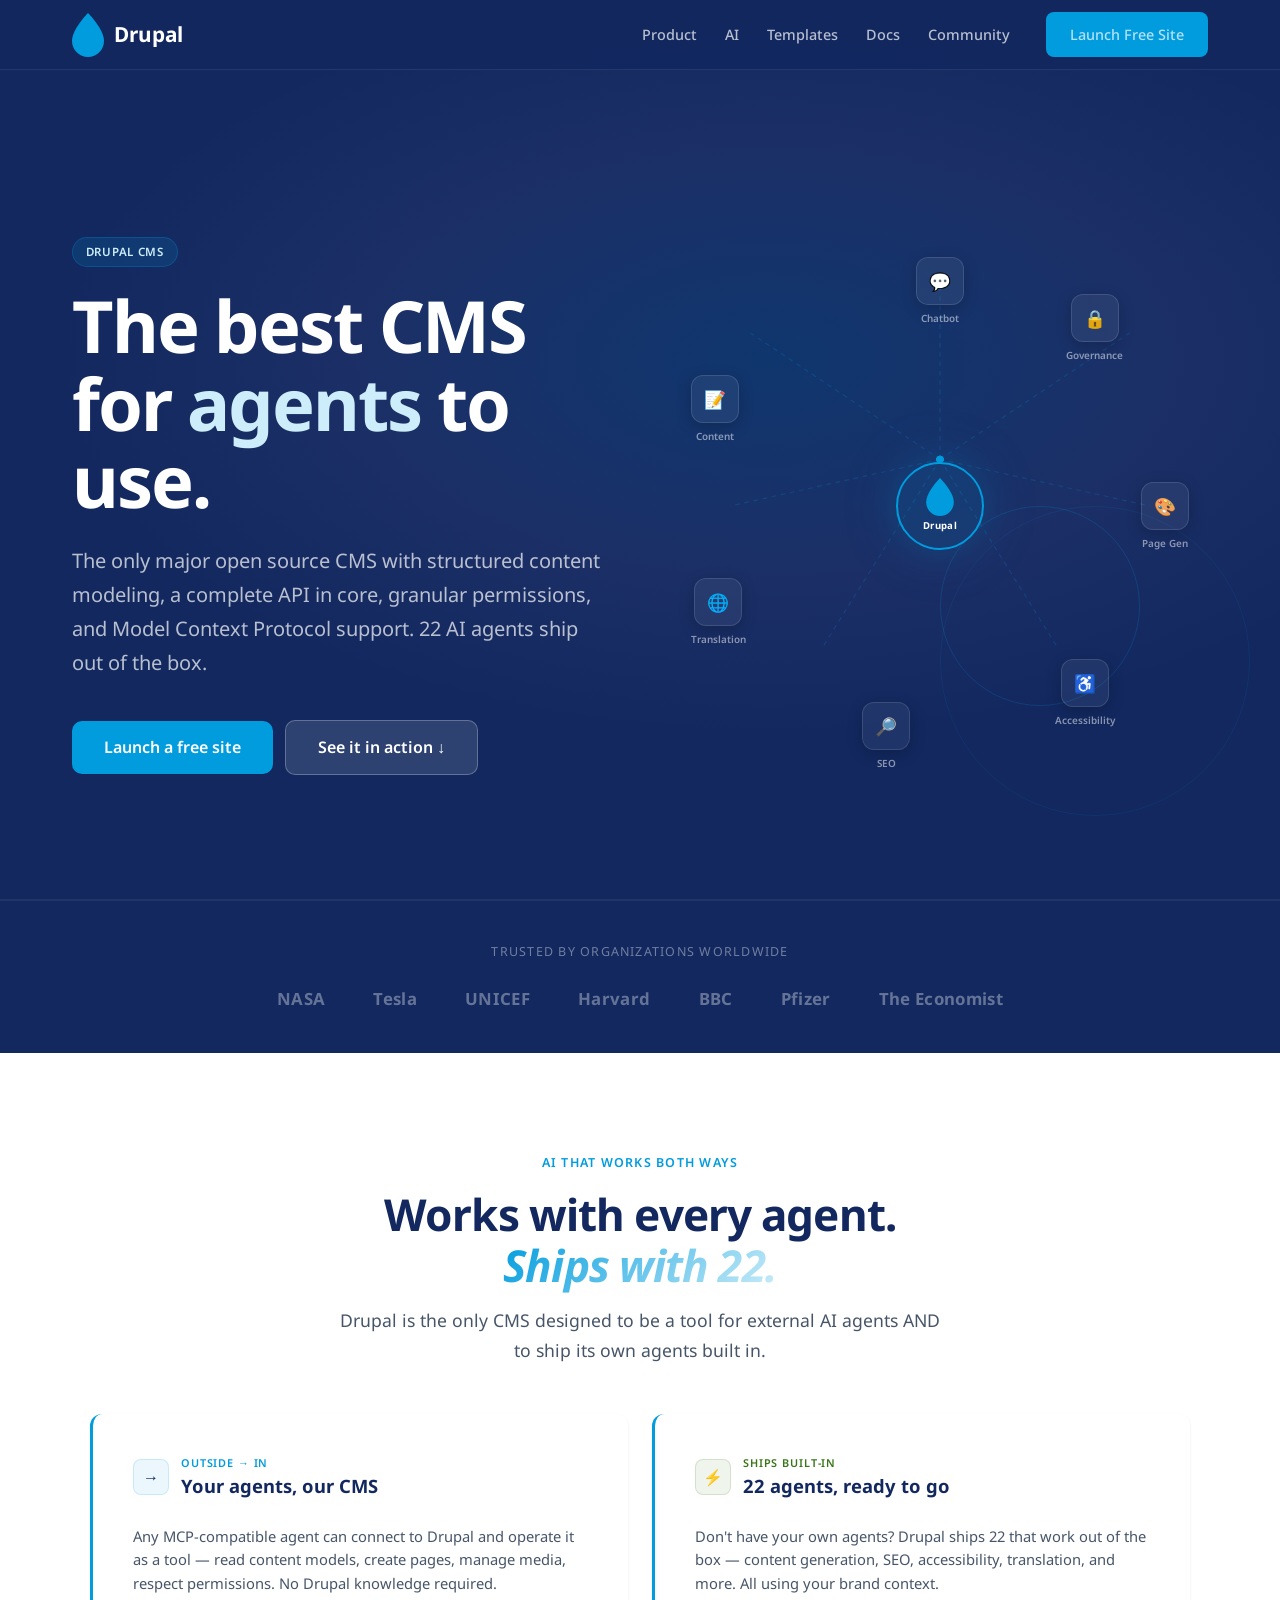
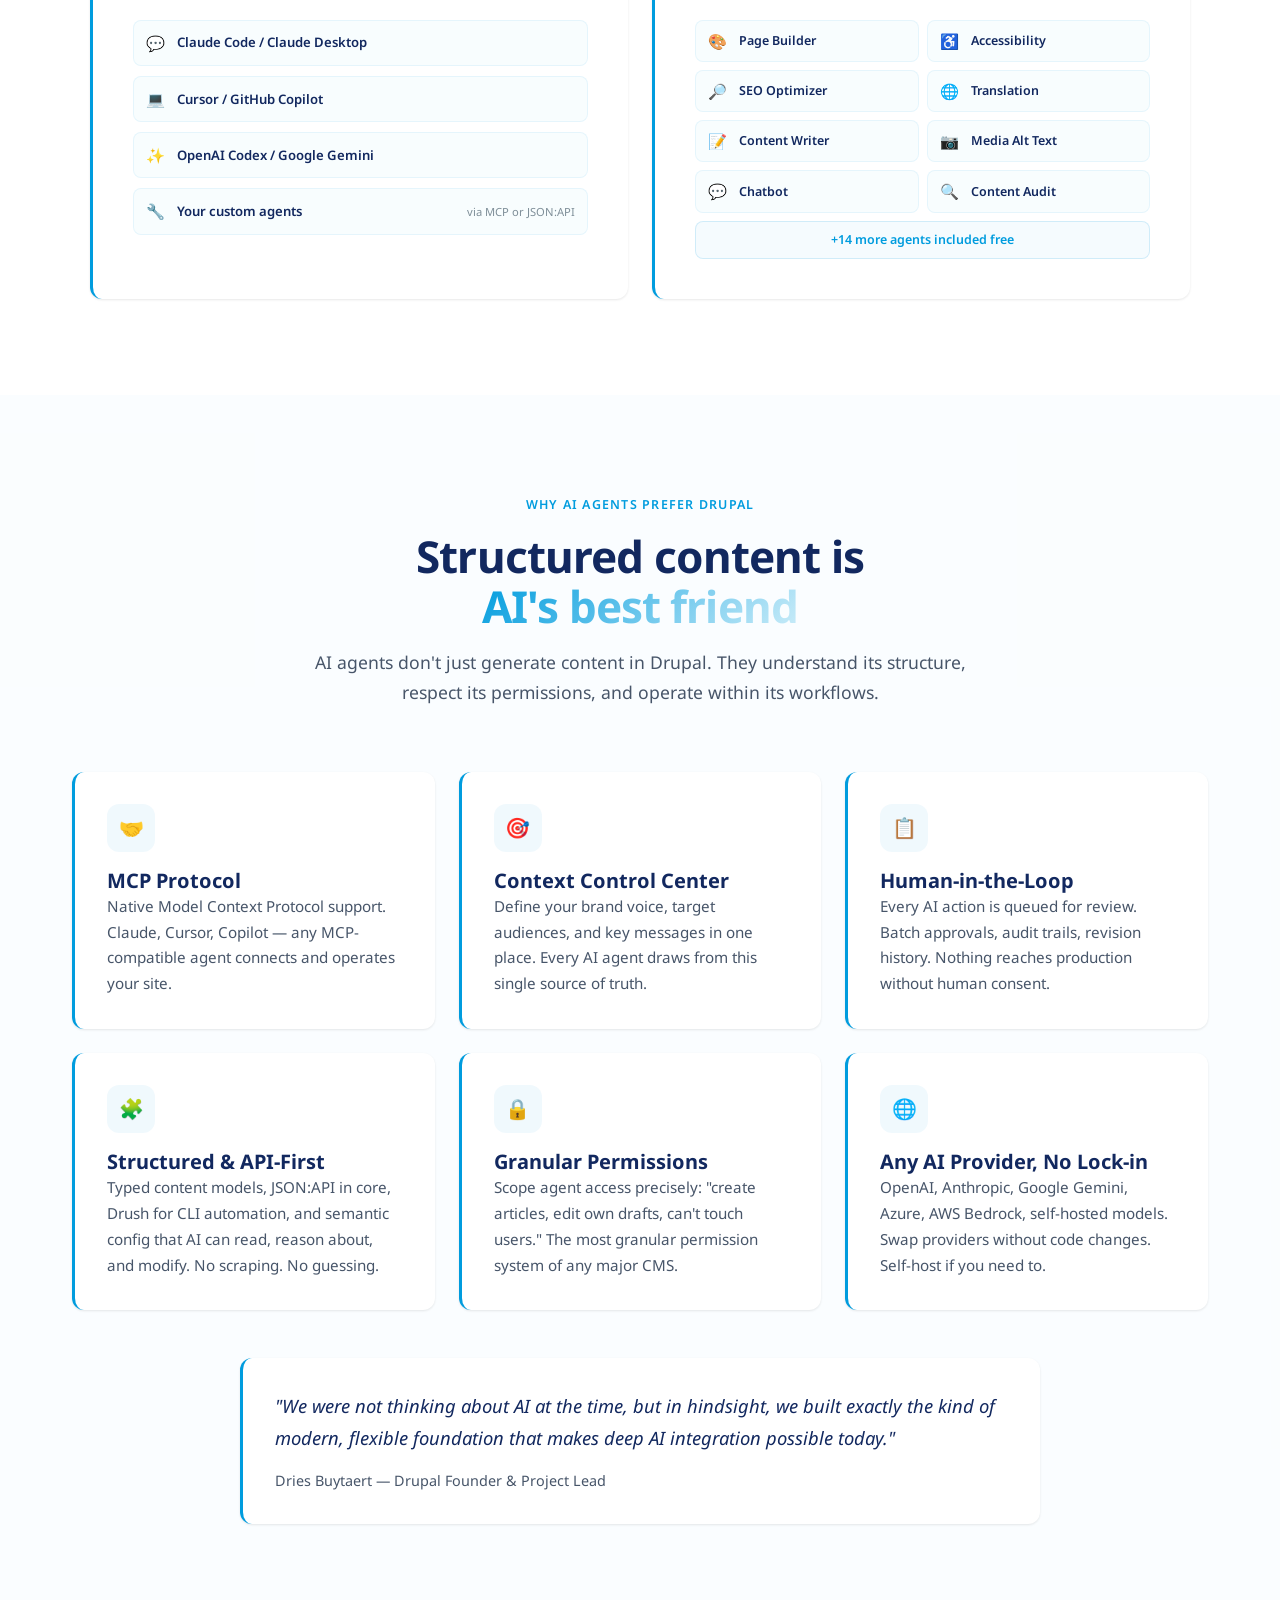
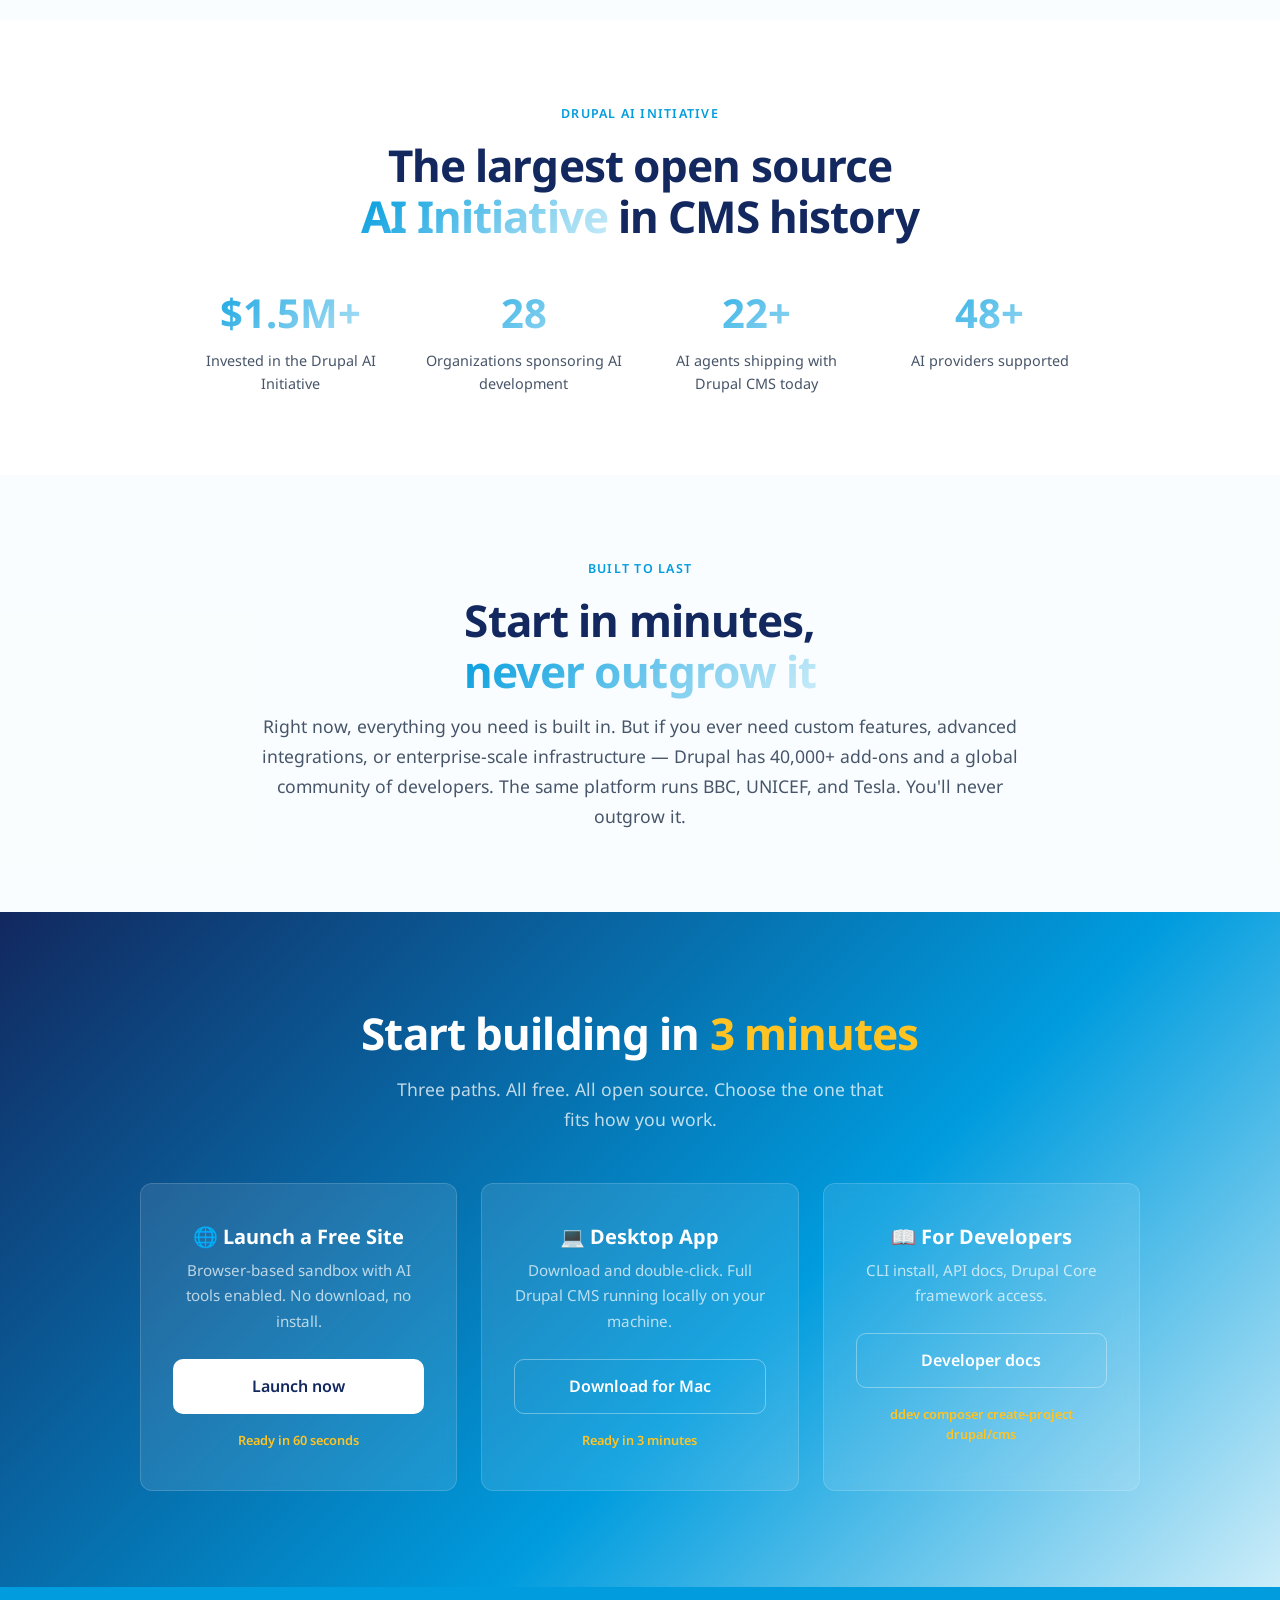
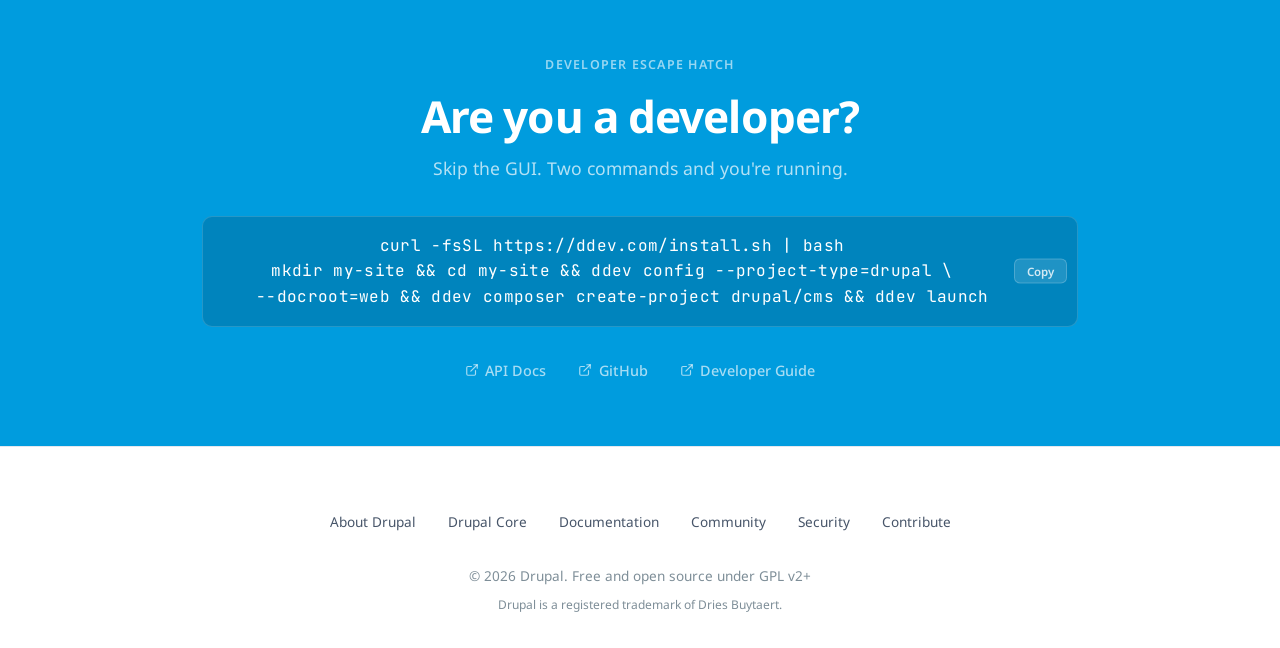
<file: v1.html>
<!DOCTYPE html>
<html lang="en">
<head>
  <meta charset="UTF-8">
  <meta name="viewport" content="width=device-width, initial-scale=1.0">
  <title>Drupal CMS — The Best CMS for Agents to Use</title>
  <link rel="preconnect" href="https://fonts.googleapis.com">
  <link rel="preconnect" href="https://fonts.gstatic.com" crossorigin>
  <link href="https://fonts.googleapis.com/css2?family=Noto+Sans:ital,wght@0,400;0,500;0,600;0,700;0,800;0,900;1,400;1,500&family=JetBrains+Mono:wght@400;500&display=swap" rel="stylesheet">
  <style>
    :root {
      --drupal-blue: #009CDE;
      --drupal-dark: #006AA9;
      --drupal-navy: #12285F;
      --drupal-light: #CCEDF9;
      --drupal-purple: #CCBAF4;
      --drupal-yellow: #FFC423;
      --drupal-red: #F46351;
      --drupal-green: #397618;
      --bg: #ffffff;
      --bg-alt: rgba(204, 237, 249, 0.10);
      --text: #12285F;
      --text-secondary: #475569;
      --text-muted: #7e8e98;
      --border: #e2e8f0;
      --border-strong: #cbd5e1;
      --font: 'Noto Sans', -apple-system, BlinkMacSystemFont, 'Segoe UI', sans-serif;
      --font-heading: 'Noto Sans', -apple-system, BlinkMacSystemFont, sans-serif;
      --mono: 'JetBrains Mono', 'Fira Code', monospace;
      --max-w: 1200px;
      --radius: 12px;
      --radius-sm: 8px;
      --shadow-sm: 0 1px 3px rgba(0,0,0,0.06), 0 1px 2px rgba(0,0,0,0.04);
      --shadow: 0 4px 16px rgba(0,0,0,0.06), 0 1px 3px rgba(0,0,0,0.04);
      --shadow-lg: 0 12px 40px rgba(0,0,0,0.08), 0 4px 12px rgba(0,0,0,0.04);
      --shadow-blue: 0 8px 30px rgba(0,156,222,0.25);
      --gradient-text: linear-gradient(135deg, #009CDE, #CCEDF9);
      --accent-border: 3px solid var(--drupal-blue);
    }

    *, *::before, *::after { box-sizing: border-box; margin: 0; padding: 0; }
    html { scroll-behavior: smooth; -webkit-font-smoothing: antialiased; }
    body { font-family: var(--font); background: var(--bg); color: var(--text); line-height: 1.6; overflow-x: hidden; }
    a { color: var(--drupal-blue); text-decoration: none; transition: color 0.2s; }
    a:hover { color: var(--drupal-dark); }

    h1 { font-family: var(--font-heading); font-size: clamp(3rem, 6vw, 4.5rem); font-weight: 700; line-height: 1.08; letter-spacing: -0.03em; }
    h2 { font-family: var(--font-heading); font-size: clamp(2rem, 3.5vw, 2.75rem); font-weight: 700; line-height: 1.15; letter-spacing: -0.02em; color: var(--drupal-navy); }
    h3 { font-family: var(--font-heading); font-size: 1.25rem; font-weight: 700; line-height: 1.3; color: var(--drupal-navy); }
    p { font-size: 1.1rem; color: var(--text-secondary); line-height: 1.7; }
    .highlight { background: var(--gradient-text); -webkit-background-clip: text; -webkit-text-fill-color: transparent; background-clip: text; }
    .highlight-on-dark { color: var(--drupal-light); -webkit-text-fill-color: var(--drupal-light); }
    .section-label { display: inline-block; font-size: 0.78rem; font-weight: 600; text-transform: uppercase; letter-spacing: 0.1em; color: var(--drupal-blue); margin-bottom: 1rem; }

    .container { max-width: var(--max-w); margin: 0 auto; padding: 0 2rem; }
    .section { padding: 6rem 0; position: relative; }
    .section-alt { background: var(--bg-alt); }
    .grid { display: grid; gap: 1.5rem; }
    .grid-3 { grid-template-columns: repeat(3, 1fr); }
    .grid-4 { grid-template-columns: repeat(4, 1fr); }
    .text-center { text-align: center; }
    .mt-2 { margin-top: 1rem; }

    /* Header — translucent navy */
    .header {
      position: fixed; top: 0; left: 0; right: 0; z-index: 100;
      padding: 0.75rem 0;
      background: rgba(18, 40, 95, 0.92);
      backdrop-filter: blur(24px); -webkit-backdrop-filter: blur(24px);
      border-bottom: 1px solid rgba(255,255,255,0.08);
    }
    .header-inner { display: flex; justify-content: space-between; align-items: center; }
    .logo { display: flex; align-items: center; gap: 0.6rem; color: #fff; text-decoration: none; }
    .logo-text { font-size: 1.3rem; font-weight: 700; color: #fff; }
    .nav { display: flex; gap: 1.75rem; align-items: center; }
    .nav a { color: rgba(255,255,255,0.7); font-size: 0.9rem; font-weight: 500; }
    .nav a:hover { color: #fff; }

    /* Buttons */
    .btn {
      display: inline-flex; align-items: center; justify-content: center; gap: 0.5rem;
      padding: 0.7rem 1.5rem; border-radius: var(--radius-sm);
      font-family: var(--font); font-size: 0.925rem; font-weight: 600;
      cursor: pointer; transition: all 0.25s; border: none; white-space: nowrap;
    }
    .btn-lg { padding: 0.85rem 2rem; font-size: 1rem; border-radius: 10px; }
    .btn-primary { background: var(--drupal-blue); color: #fff; }
    .btn-primary:hover { background: var(--drupal-dark); color: #fff; transform: translateY(-1px); box-shadow: var(--shadow-blue); }
    .btn-secondary { background: rgba(255,255,255,0.12); color: #fff; border: 1px solid rgba(255,255,255,0.25); }
    .btn-secondary:hover { background: rgba(255,255,255,0.2); border-color: rgba(255,255,255,0.4); color: #fff; }
    .btn-secondary-dark { background: var(--bg); color: var(--text); border: 1px solid var(--border-strong); }
    .btn-secondary-dark:hover { border-color: var(--drupal-blue); color: var(--drupal-blue); }
    .btn-on-white { background: #fff; color: var(--drupal-navy); border: 1px solid rgba(255,255,255,0.9); }
    .btn-on-white:hover { background: var(--drupal-light); color: var(--drupal-navy); transform: translateY(-1px); }
    .btn-outline-white { background: transparent; color: #fff; border: 1px solid rgba(255,255,255,0.35); }
    .btn-outline-white:hover { background: rgba(255,255,255,0.1); border-color: rgba(255,255,255,0.5); color: #fff; }

    /* Hero — full navy immersive */
    .hero {
      min-height: 100vh; display: flex; align-items: center;
      padding: 7rem 0 0; position: relative; overflow: hidden;
      background: var(--drupal-navy);
    }
    .hero::before {
      content: ''; position: absolute; inset: 0;
      background: radial-gradient(ellipse 80% 60% at 60% 40%, rgba(0,156,222,0.12), rgba(204,186,244,0.05) 40%, transparent 70%);
      pointer-events: none;
    }
    .hero::after {
      content: ''; position: absolute; bottom: 0; left: 0; right: 0; height: 1px;
      background: rgba(255,255,255,0.06);
    }
    .hero-content { position: relative; z-index: 2; width: 100%; }
    .hero h1 { color: #fff; }
    .hero-subhead { font-size: clamp(1.1rem, 1.8vw, 1.25rem); color: rgba(255,255,255,0.7); max-width: 580px; margin: 1.5rem 0 2.5rem; line-height: 1.7; }
    .hero-actions { display: flex; gap: 0.75rem; flex-wrap: wrap; align-items: center; }
    .hero-split { display: grid; grid-template-columns: 1fr 1fr; gap: 4rem; align-items: center; }

    /* Hero badge */
    .badge { display: inline-block; padding: 0.3rem 0.8rem; border-radius: 999px; font-size: 0.72rem; font-weight: 600; text-transform: uppercase; letter-spacing: 0.06em; }
    .badge-blue { background: rgba(0,156,222,0.15); color: var(--drupal-light); border: 1px solid rgba(0,156,222,0.25); }
    .badge-green { background: rgba(57,118,24,0.1); color: var(--drupal-green); }

    /* Hero Illustration — agent network */
    @keyframes hero-pulse-ring {
      0% { transform: translate(-50%, -50%) scale(1); opacity: 0.15; }
      50% { transform: translate(-50%, -50%) scale(1.08); opacity: 0.06; }
      100% { transform: translate(-50%, -50%) scale(1); opacity: 0.15; }
    }
    @keyframes hero-node-float {
      0%, 100% { transform: translateY(0); }
      50% { transform: translateY(-6px); }
    }
    @keyframes hero-dash {
      to { stroke-dashoffset: -16; }
    }
    @keyframes hero-data-packet {
      0% { offset-distance: 0%; opacity: 0; }
      10% { opacity: 1; }
      90% { opacity: 1; }
      100% { offset-distance: 100%; opacity: 0; }
    }
    .hero-illustration {
      position: relative; display: flex; align-items: center; justify-content: center;
      aspect-ratio: 1; width: 100%;
    }
    .hero-illustration .pulse-ring {
      position: absolute; top: 50%; left: 50%; border-radius: 50%;
      border: 1px solid rgba(0,156,222,0.2);
      animation: hero-pulse-ring 3s ease-in-out infinite;
    }
    .hero-illustration .pulse-ring-1 { width: 200px; height: 200px; }
    .hero-illustration .pulse-ring-2 { width: 310px; height: 310px; animation-delay: 1.5s; border-color: rgba(0,156,222,0.1); }
    .hero-illustration .center-node {
      position: relative; z-index: 3; display: flex; flex-direction: column;
      align-items: center; justify-content: center;
      width: 88px; height: 88px; border-radius: 50%;
      background: rgba(0,156,222,0.1); border: 2px solid var(--drupal-blue);
      box-shadow: 0 0 40px rgba(0,156,222,0.2), 0 0 80px rgba(0,156,222,0.08);
    }
    .hero-illustration .center-node span {
      margin-top: 2px; font-size: 0.6rem; font-weight: 700; letter-spacing: 0.05em; color: #fff;
    }
    .hero-illustration .agent-node {
      position: absolute; z-index: 3; display: flex; flex-direction: column;
      align-items: center; gap: 6px; transition: transform 0.3s;
      animation: hero-node-float 3s ease-in-out infinite;
    }
    .hero-illustration .agent-node:hover { transform: scale(1.1); }
    .hero-illustration .agent-node .icon-box {
      width: 48px; height: 48px; border-radius: 12px;
      background: rgba(255,255,255,0.06);
      border: 1px solid rgba(255,255,255,0.12);
      box-shadow: 0 4px 16px rgba(0,0,0,0.2);
      display: flex; align-items: center; justify-content: center; font-size: 1.1rem;
    }
    .hero-illustration .agent-node .node-label {
      font-size: 0.62rem; font-weight: 600; color: rgba(255,255,255,0.5); white-space: nowrap;
    }
    .hero-illustration .lines-svg {
      position: absolute; inset: 0; z-index: 1; pointer-events: none;
    }
    .hero-illustration .dash-line {
      stroke: rgba(0,156,222,0.2); stroke-width: 1;
      stroke-dasharray: 4 4; animation: hero-dash 2s linear infinite;
    }
    .hero-illustration .data-dot {
      fill: #009CDE; animation: hero-data-packet 3s ease-in-out infinite;
    }
    .hero-illustration .data-dot-rev {
      fill: #CCEDF9; animation: hero-data-packet 3.5s ease-in-out infinite;
    }

    /* Social proof bar — continuous navy block with hero */
    .proof-bar {
      padding: 2.5rem 0;
      background: var(--drupal-navy);
      border-top: 1px solid rgba(255,255,255,0.06);
    }
    .proof-bar p { font-size: 0.78rem; text-transform: uppercase; letter-spacing: 0.1em; color: rgba(255,255,255,0.4); margin-bottom: 1.5rem; text-align: center; }
    .proof-logos { display: flex; justify-content: center; align-items: center; gap: 3rem; flex-wrap: wrap; }
    .proof-logo { font-size: 1.05rem; font-weight: 700; color: rgba(255,255,255,0.35); letter-spacing: 0.02em; transition: opacity 0.3s; }
    .proof-logo:hover { color: rgba(255,255,255,0.6); }

    /* Works with every agent section */
    .agents-section { padding: 6rem 0; background: var(--bg); }
    .agents-header { text-align: center; margin-bottom: 3rem; }
    .agents-grid { display: grid; grid-template-columns: 1fr 1fr; gap: 1.5rem; max-width: 1100px; margin: 0 auto; }
    .agents-card {
      background: var(--bg); border: none; border-radius: var(--radius);
      padding: 2.5rem; box-shadow: var(--shadow-sm);
      border-left: var(--accent-border);
    }
    .agents-card-header { display: flex; align-items: center; gap: 0.75rem; margin-bottom: 1.5rem; }
    .agents-card-icon {
      width: 36px; height: 36px; border-radius: 8px; display: flex;
      align-items: center; justify-content: center; font-size: 1rem;
    }
    .agents-card-icon-blue { background: rgba(0,156,222,0.08); border: 1px solid rgba(0,156,222,0.15); }
    .agents-card-icon-green { background: rgba(57,118,24,0.08); border: 1px solid rgba(57,118,24,0.15); }
    .agents-card-label { font-size: 0.68rem; font-weight: 600; text-transform: uppercase; letter-spacing: 0.08em; }
    .agents-card-label-blue { color: var(--drupal-blue); }
    .agents-card-label-green { color: var(--drupal-green); }
    .agents-card-title { font-size: 1.15rem; font-weight: 700; color: var(--text); }
    .agents-card p { font-size: 0.92rem; color: var(--text-secondary); line-height: 1.6; margin-bottom: 1.5rem; }
    .agents-list { display: flex; flex-direction: column; gap: 0.625rem; }
    .agents-list-item {
      display: flex; align-items: center; gap: 0.75rem; padding: 0.625rem 0.75rem;
      border-radius: 8px; background: rgba(204, 237, 249, 0.15); border: 1px solid rgba(0,156,222,0.08);
    }
    .agents-list-item span:first-child { font-size: 0.95rem; }
    .agents-list-item span:nth-child(2) { font-size: 0.82rem; font-weight: 600; color: var(--text); }
    .agents-list-item .muted-right { margin-left: auto; font-size: 0.7rem; color: var(--text-muted); font-weight: 400; }
    .agents-grid-2col { display: grid; grid-template-columns: 1fr 1fr; gap: 0.5rem; }
    .agents-grid-2col .agents-list-item { padding: 0.5rem 0.75rem; }
    .agents-grid-2col .agents-list-item span:nth-child(2) { font-size: 0.78rem; }
    .agents-more {
      grid-column: span 2; text-align: center; padding: 0.5rem 0.75rem;
      border-radius: 8px; font-size: 0.78rem; font-weight: 600;
      background: rgba(0,156,222,0.04); border: 1px solid rgba(0,156,222,0.15); color: var(--drupal-blue);
    }

    /* Cards — left border accent */
    .card {
      background: var(--bg); border: none;
      border-radius: var(--radius); padding: 2rem;
      transition: all 0.3s ease; box-shadow: var(--shadow-sm);
      border-left: var(--accent-border);
    }
    .card:hover { box-shadow: var(--shadow); transform: translateY(-3px); }
    .card-icon {
      width: 48px; height: 48px; border-radius: 12px;
      background: rgba(0,156,222,0.06);
      display: flex; align-items: center; justify-content: center;
      font-size: 1.25rem; margin-bottom: 1rem;
    }

    /* Stats */
    .stat-number {
      font-family: var(--font-heading); font-size: clamp(2.5rem, 4vw, 3.5rem); font-weight: 700;
      background: var(--gradient-text); -webkit-background-clip: text;
      -webkit-text-fill-color: transparent; background-clip: text; line-height: 1.1;
    }
    .stat-label { font-size: 0.9rem; color: var(--text-secondary); margin-top: 0.4rem; }

    /* Structured content section — light blue tint */
    .structured-section { padding: 6rem 0; background: var(--bg-alt); }

    /* Drupal AI Initiative */
    .initiative-section { padding: 5rem 0; background: var(--bg); }
    .initiative-inner {
      max-width: 900px; margin: 0 auto; text-align: center;
    }
    .initiative-stats { display: grid; grid-template-columns: repeat(4, 1fr); gap: 2rem; margin-top: 2.5rem; }
    .initiative-stat-number { font-family: var(--font-heading); font-size: 2.5rem; font-weight: 700; background: var(--gradient-text); -webkit-background-clip: text; -webkit-text-fill-color: transparent; background-clip: text; }
    .initiative-stat-label { font-size: 0.9rem; color: var(--text-secondary); margin-top: 0.25rem; }
    .initiative-quote {
      margin-top: 3rem; padding: 2rem; background: var(--bg); border: none;
      border-radius: var(--radius); box-shadow: var(--shadow-sm);
      border-left: var(--accent-border);
    }
    .initiative-quote blockquote {
      font-size: 1.15rem; font-style: italic; color: var(--text); line-height: 1.7;
      padding-left: 0; text-align: left; border: none;
    }
    .initiative-quote cite { display: block; margin-top: 1rem; font-size: 0.9rem; color: var(--text-secondary); font-style: normal; text-align: left; }

    /* "Start in minutes, never outgrow it" */
    .growth-section { padding: 5rem 0; background: var(--bg-alt); }
    .growth-inner { max-width: 800px; margin: 0 auto; text-align: center; }
    .growth-logos { display: flex; justify-content: center; gap: 2.5rem; margin-top: 2rem; flex-wrap: wrap; }
    .growth-logo { font-size: 1rem; font-weight: 700; color: var(--text-muted); opacity: 0.5; }
    .growth-note { font-size: 0.85rem; color: var(--text-muted); margin-top: 1rem; }

    /* CTA Section — Navy-to-Light-Blue gradient */
    .cta-section {
      text-align: center; padding: 6rem 0;
      background: linear-gradient(135deg, var(--drupal-navy) 0%, var(--drupal-blue) 60%, var(--drupal-light) 100%);
    }
    .cta-section h2 { color: #fff; }
    .cta-section .highlight { color: var(--drupal-yellow); -webkit-text-fill-color: var(--drupal-yellow); background: none; }
    .cta-section > .container > p { color: rgba(255,255,255,0.75); }
    .cta-paths { display: grid; grid-template-columns: repeat(3, 1fr); gap: 1.5rem; margin-top: 3rem; max-width: 1000px; margin-left: auto; margin-right: auto; }
    .cta-path {
      background: rgba(255,255,255,0.1); border: 1px solid rgba(255,255,255,0.15);
      border-radius: var(--radius); padding: 2.5rem 2rem; text-align: center;
      transition: all 0.3s; backdrop-filter: blur(8px);
    }
    .cta-path:hover { background: rgba(255,255,255,0.16); transform: translateY(-3px); box-shadow: 0 12px 40px rgba(0,0,0,0.15); }
    .cta-path h3 { margin-bottom: 0.5rem; color: #fff; }
    .cta-path p { font-size: 0.95rem; margin-bottom: 1.5rem; color: rgba(255,255,255,0.7); }
    .cta-path .time { font-size: 0.8rem; color: var(--drupal-yellow); font-weight: 600; margin-top: 1rem; }

    /* Developer section — Drupal Blue background */
    .developer-section {
      padding: 4rem 0; text-align: center;
      background: var(--drupal-blue); color: #fff;
    }
    .developer-section .section-label { color: rgba(255,255,255,0.6); }
    .developer-heading { color: #fff; margin-bottom: 0.75rem; }
    .developer-subhead { color: rgba(255,255,255,0.7); margin-bottom: 2rem; }
    .code-block {
      display: inline-block; background: rgba(0,0,0,0.15);
      border: 1px solid rgba(255,255,255,0.15); border-radius: 10px;
      padding: 1rem 5.5rem 1rem 2rem; font-family: var(--mono); font-size: 1rem;
      color: #fff; position: relative; letter-spacing: 0.02em;
    }
    .code-block-copy {
      position: absolute; right: 10px; top: 50%; transform: translateY(-50%);
      background: rgba(255,255,255,0.12); border: 1px solid rgba(255,255,255,0.2);
      color: rgba(255,255,255,0.8); padding: 4px 12px; border-radius: 6px;
      font-size: 0.72rem; font-weight: 600; cursor: pointer;
      font-family: var(--font); transition: all 0.2s;
    }
    .code-block-copy:hover { background: rgba(255,255,255,0.22); color: #fff; }
    .developer-links { display: flex; justify-content: center; gap: 2rem; margin-top: 2rem; }
    .developer-links a {
      color: rgba(255,255,255,0.65); font-size: 0.9rem; font-weight: 500;
      display: flex; align-items: center; gap: 0.4rem; transition: color 0.2s;
    }
    .developer-links a:hover { color: #fff; }
    .developer-links a svg { width: 14px; height: 14px; stroke: currentColor; fill: none; stroke-width: 2; }

    /* Footer */
    .footer { padding: 4rem 0 2rem; border-top: 1px solid var(--border); text-align: center; background: var(--bg); }
    .footer p { font-size: 0.85rem; color: var(--text-muted); }
    .footer-links { display: flex; justify-content: center; gap: 2rem; margin-bottom: 2rem; flex-wrap: wrap; }
    .footer-links a { font-size: 0.85rem; color: var(--text-secondary); }

    /* Animations */
    @keyframes fadeInUp { from { opacity: 0; transform: translateY(24px); } to { opacity: 1; transform: translateY(0); } }
    .animate { animation: fadeInUp 0.6s ease-out both; }
    .animate-d1 { animation-delay: 0.1s; }
    .animate-d2 { animation-delay: 0.2s; }
    .animate-d3 { animation-delay: 0.3s; }

    /* Responsive */
    @media (max-width: 900px) {
      .grid-3, .grid-4, .cta-paths, .initiative-stats, .agents-grid { grid-template-columns: 1fr; }
      .hero-split { grid-template-columns: 1fr; gap: 2rem; }
      .hero { min-height: auto; padding: 7rem 0 3rem; }
      .nav { display: none; }
      .proof-logos { gap: 1.5rem; }
      .developer-links { flex-direction: column; gap: 1rem; }
    }
    @media (max-width: 480px) {
      h1 { font-size: 2.25rem; }
      .hero-actions { flex-direction: column; width: 100%; }
      .hero-actions .btn { width: 100%; }
    }
  </style>
</head>
<body>

  <header class="header">
    <div class="container header-inner">
      <a href="#" class="logo">
        <svg width="32" height="44" viewBox="0 0 32 44" fill="none"><path d="M16 0S0 16 0 28c0 8.8 7.2 16 16 16s16-7.2 16-16C32 16 16 0 16 0z" fill="#009CDE"/></svg>
        <span class="logo-text">Drupal</span>
      </a>
      <nav class="nav">
        <a href="#">Product</a>
        <a href="#">AI</a>
        <a href="#">Templates</a>
        <a href="#">Docs</a>
        <a href="#">Community</a>
        <a href="#" class="btn btn-primary" style="margin-left:0.5rem;">Launch Free Site</a>
      </nav>
    </div>
  </header>

  <!-- HERO — Navy Immersive -->
  <section class="hero">
    <div class="container hero-content">
      <div class="hero-split">
        <div>
          <div class="badge badge-blue animate" style="margin-bottom:1.25rem;">Drupal CMS</div>
          <h1 class="animate animate-d1">The best CMS for <span class="highlight-on-dark">agents</span> to use.</h1>
          <p class="hero-subhead animate animate-d2">The only major open source CMS with structured content modeling, a complete API in core, granular permissions, and Model Context Protocol support. 22 AI agents ship out of the box.</p>
          <div class="hero-actions animate animate-d3">
            <a href="#" class="btn btn-primary btn-lg">Launch a free site</a>
            <a href="#" class="btn btn-secondary btn-lg">See it in action &darr;</a>
          </div>
        </div>
        <div class="animate animate-d2">
          <div class="hero-illustration">
            <!-- Pulse rings -->
            <div class="pulse-ring pulse-ring-1"></div>
            <div class="pulse-ring pulse-ring-2"></div>

            <!-- Connection lines + data packets -->
            <svg viewBox="0 0 460 380" preserveAspectRatio="xMidYMid meet" class="lines-svg">
              <line x1="230" y1="190" x2="230" y2="30" class="dash-line"/>
              <line x1="230" y1="190" x2="395" y2="80" class="dash-line" style="animation-delay:0.3s"/>
              <line x1="230" y1="190" x2="410" y2="230" class="dash-line" style="animation-delay:0.6s"/>
              <line x1="230" y1="190" x2="330" y2="350" class="dash-line" style="animation-delay:0.9s"/>
              <line x1="230" y1="190" x2="130" y2="350" class="dash-line" style="animation-delay:1.2s"/>
              <line x1="230" y1="190" x2="50" y2="230" class="dash-line" style="animation-delay:1.5s"/>
              <line x1="230" y1="190" x2="65" y2="80" class="dash-line" style="animation-delay:1.8s"/>
              <!-- Data packets -->
              <circle r="3" class="data-dot" style="offset-path:path('M 230 190 L 230 30');"><animate attributeName="opacity" values="0;0.8;0.8;0" keyTimes="0;0.1;0.9;1" dur="2.5s" repeatCount="indefinite"/></circle>
              <circle r="3" class="data-dot" style="offset-path:path('M 230 190 L 395 80');animation-delay:0.8s;"><animate attributeName="opacity" values="0;0.8;0.8;0" keyTimes="0;0.1;0.9;1" dur="2.8s" begin="0.8s" repeatCount="indefinite"/></circle>
              <circle r="3" class="data-dot" style="offset-path:path('M 230 190 L 410 230');animation-delay:1.6s;"><animate attributeName="opacity" values="0;0.8;0.8;0" keyTimes="0;0.1;0.9;1" dur="3.1s" begin="1.6s" repeatCount="indefinite"/></circle>
              <circle r="3" class="data-dot" style="offset-path:path('M 230 190 L 330 350');animation-delay:2.4s;"><animate attributeName="opacity" values="0;0.8;0.8;0" keyTimes="0;0.1;0.9;1" dur="3.4s" begin="2.4s" repeatCount="indefinite"/></circle>
              <circle r="3" class="data-dot" style="offset-path:path('M 230 190 L 130 350');animation-delay:3.2s;"><animate attributeName="opacity" values="0;0.8;0.8;0" keyTimes="0;0.1;0.9;1" dur="3.7s" begin="3.2s" repeatCount="indefinite"/></circle>
              <circle r="3" class="data-dot" style="offset-path:path('M 230 190 L 50 230');animation-delay:4s;"><animate attributeName="opacity" values="0;0.8;0.8;0" keyTimes="0;0.1;0.9;1" dur="4s" begin="4s" repeatCount="indefinite"/></circle>
              <circle r="3" class="data-dot" style="offset-path:path('M 230 190 L 65 80');animation-delay:4.8s;"><animate attributeName="opacity" values="0;0.8;0.8;0" keyTimes="0;0.1;0.9;1" dur="4.3s" begin="4.8s" repeatCount="indefinite"/></circle>
            </svg>

            <!-- Center Drupal node -->
            <div class="center-node">
              <svg width="28" height="38" viewBox="0 0 32 44" fill="none"><path d="M16 0S0 16 0 28c0 8.8 7.2 16 16 16s16-7.2 16-16C32 16 16 0 16 0z" fill="#009CDE"/></svg>
              <span>Drupal</span>
            </div>

            <!-- Agent nodes -->
            <div class="agent-node" style="top:calc(8% - 24px);left:calc(50% - 24px);animation-delay:2.5s;">
              <div class="icon-box">&#x1f4ac;</div>
              <span class="node-label">Chatbot</span>
            </div>
            <div class="agent-node" style="top:calc(15% - 24px);left:calc(78% - 24px);animation-delay:3s;">
              <div class="icon-box">&#x1f512;</div>
              <span class="node-label">Governance</span>
            </div>
            <div class="agent-node" style="top:calc(50% - 24px);left:calc(92% - 24px);animation-delay:0s;">
              <div class="icon-box">&#x1f3a8;</div>
              <span class="node-label">Page Gen</span>
            </div>
            <div class="agent-node" style="top:calc(83% - 24px);left:calc(76% - 24px);animation-delay:0.5s;">
              <div class="icon-box">&#x267f;</div>
              <span class="node-label">Accessibility</span>
            </div>
            <div class="agent-node" style="top:calc(91% - 24px);left:calc(40% - 24px);animation-delay:1s;">
              <div class="icon-box">&#x1f50e;</div>
              <span class="node-label">SEO</span>
            </div>
            <div class="agent-node" style="top:calc(68% - 24px);left:calc(8% - 24px);animation-delay:1.5s;">
              <div class="icon-box">&#x1f310;</div>
              <span class="node-label">Translation</span>
            </div>
            <div class="agent-node" style="top:calc(30% - 24px);left:calc(8% - 24px);animation-delay:2s;">
              <div class="icon-box">&#x1f4dd;</div>
              <span class="node-label">Content</span>
            </div>
          </div>
        </div>
      </div>
    </div>
  </section>

  <!-- SOCIAL PROOF LOGOS — continuous navy block -->
  <div class="proof-bar">
    <div class="container">
      <p>Trusted by organizations worldwide</p>
      <div class="proof-logos">
        <span class="proof-logo">NASA</span>
        <span class="proof-logo">Tesla</span>
        <span class="proof-logo">UNICEF</span>
        <span class="proof-logo">Harvard</span>
        <span class="proof-logo">BBC</span>
        <span class="proof-logo">Pfizer</span>
        <span class="proof-logo">The Economist</span>
      </div>
    </div>
  </div>

  <!-- WORKS WITH EVERY AGENT. SHIPS WITH 22. -->
  <section class="agents-section">
    <div class="container">
      <div class="agents-header">
        <span class="section-label">AI that works both ways</span>
        <h2>Works with every agent.<br><span class="highlight" style="font-style:italic;">Ships with 22.</span></h2>
        <p class="mt-2" style="max-width:620px;margin-left:auto;margin-right:auto;">Drupal is the only CMS designed to be a tool for external AI agents AND to ship its own agents built in.</p>
      </div>
      <div class="agents-grid">
        <!-- Left: Outside → In -->
        <div class="agents-card">
          <div class="agents-card-header">
            <div class="agents-card-icon agents-card-icon-blue">&rarr;</div>
            <div>
              <div class="agents-card-label agents-card-label-blue">Outside &rarr; In</div>
              <div class="agents-card-title">Your agents, our CMS</div>
            </div>
          </div>
          <p>Any MCP-compatible agent can connect to Drupal and operate it as a tool — read content models, create pages, manage media, respect permissions. No Drupal knowledge required.</p>
          <div class="agents-list">
            <div class="agents-list-item"><span>&#x1f4ac;</span><span>Claude Code / Claude Desktop</span></div>
            <div class="agents-list-item"><span>&#x1f4bb;</span><span>Cursor / GitHub Copilot</span></div>
            <div class="agents-list-item"><span>&#x2728;</span><span>OpenAI Codex / Google Gemini</span></div>
            <div class="agents-list-item"><span>&#x1f527;</span><span>Your custom agents</span><span class="muted-right">via MCP or JSON:API</span></div>
          </div>
        </div>
        <!-- Right: Ships built-in -->
        <div class="agents-card">
          <div class="agents-card-header">
            <div class="agents-card-icon agents-card-icon-green">&#x26a1;</div>
            <div>
              <div class="agents-card-label agents-card-label-green">Ships built-in</div>
              <div class="agents-card-title">22 agents, ready to go</div>
            </div>
          </div>
          <p>Don't have your own agents? Drupal ships 22 that work out of the box — content generation, SEO, accessibility, translation, and more. All using your brand context.</p>
          <div class="agents-grid-2col">
            <div class="agents-list-item"><span>&#x1f3a8;</span><span>Page Builder</span></div>
            <div class="agents-list-item"><span>&#x267f;</span><span>Accessibility</span></div>
            <div class="agents-list-item"><span>&#x1f50e;</span><span>SEO Optimizer</span></div>
            <div class="agents-list-item"><span>&#x1f310;</span><span>Translation</span></div>
            <div class="agents-list-item"><span>&#x1f4dd;</span><span>Content Writer</span></div>
            <div class="agents-list-item"><span>&#x1f4f7;</span><span>Media Alt Text</span></div>
            <div class="agents-list-item"><span>&#x1f4ac;</span><span>Chatbot</span></div>
            <div class="agents-list-item"><span>&#x1f50d;</span><span>Content Audit</span></div>
            <div class="agents-more">+14 more agents included free</div>
          </div>
        </div>
      </div>
    </div>
  </section>

  <!-- STRUCTURED CONTENT IS AI'S BEST FRIEND -->
  <section class="section structured-section">
    <div class="container">
      <div class="text-center" style="max-width:700px;margin:0 auto 4rem;">
        <span class="section-label">Why AI agents prefer Drupal</span>
        <h2>Structured content is<br><span class="highlight">AI's best friend</span></h2>
        <p class="mt-2">AI agents don't just generate content in Drupal. They understand its structure, respect its permissions, and operate within its workflows.</p>
      </div>
      <div class="grid grid-3">
        <div class="card">
          <div class="card-icon">&#x1f91d;</div>
          <h3>MCP Protocol</h3>
          <p style="font-size:0.95rem;">Native Model Context Protocol support. Claude, Cursor, Copilot — any MCP-compatible agent connects and operates your site.</p>
        </div>
        <div class="card">
          <div class="card-icon">&#x1f3af;</div>
          <h3>Context Control Center</h3>
          <p style="font-size:0.95rem;">Define your brand voice, target audiences, and key messages in one place. Every AI agent draws from this single source of truth.</p>
        </div>
        <div class="card">
          <div class="card-icon">&#x1f4cb;</div>
          <h3>Human-in-the-Loop</h3>
          <p style="font-size:0.95rem;">Every AI action is queued for review. Batch approvals, audit trails, revision history. Nothing reaches production without human consent.</p>
        </div>
        <div class="card">
          <div class="card-icon">&#x1f9e9;</div>
          <h3>Structured &amp; API-First</h3>
          <p style="font-size:0.95rem;">Typed content models, JSON:API in core, Drush for CLI automation, and semantic config that AI can read, reason about, and modify. No scraping. No guessing.</p>
        </div>
        <div class="card">
          <div class="card-icon">&#x1f512;</div>
          <h3>Granular Permissions</h3>
          <p style="font-size:0.95rem;">Scope agent access precisely: "create articles, edit own drafts, can't touch users." The most granular permission system of any major CMS.</p>
        </div>
        <div class="card">
          <div class="card-icon">&#x1f310;</div>
          <h3>Any AI Provider, No Lock-in</h3>
          <p style="font-size:0.95rem;">OpenAI, Anthropic, Google Gemini, Azure, AWS Bedrock, self-hosted models. Swap providers without code changes. Self-host if you need to.</p>
        </div>
      </div>
      <div class="initiative-quote" style="max-width:800px;margin:3rem auto 0;">
        <blockquote>
          "We were not thinking about AI at the time, but in hindsight, we built exactly the kind of modern, flexible foundation that makes deep AI integration possible today."
        </blockquote>
        <cite>Dries Buytaert — Drupal Founder &amp; Project Lead</cite>
      </div>
    </div>
  </section>

  <!-- DRUPAL AI INITIATIVE -->
  <section class="initiative-section">
    <div class="container">
      <div class="initiative-inner">
        <span class="section-label">Drupal AI Initiative</span>
        <h2>The largest open source<br><span class="highlight">AI Initiative</span> in CMS history</h2>
        <div class="initiative-stats" style="grid-template-columns: repeat(4, 1fr);">
          <div>
            <div class="initiative-stat-number">$1.5M+</div>
            <div class="initiative-stat-label">Invested in the Drupal AI Initiative</div>
          </div>
          <div>
            <div class="initiative-stat-number">28</div>
            <div class="initiative-stat-label">Organizations sponsoring AI development</div>
          </div>
          <div>
            <div class="initiative-stat-number">22+</div>
            <div class="initiative-stat-label">AI agents shipping with Drupal CMS today</div>
          </div>
          <div>
            <div class="initiative-stat-number">48+</div>
            <div class="initiative-stat-label">AI providers supported</div>
          </div>
        </div>
      </div>
    </div>
  </section>

  <!-- START IN MINUTES, NEVER OUTGROW IT -->
  <section class="growth-section">
    <div class="container">
      <div class="growth-inner">
        <span class="section-label">Built to last</span>
        <h2>Start in minutes,<br><span class="highlight">never outgrow it</span></h2>
        <p class="mt-2">Right now, everything you need is built in. But if you ever need custom features, advanced integrations, or enterprise-scale infrastructure — Drupal has 40,000+ add-ons and a global community of developers. The same platform runs BBC, UNICEF, and Tesla. You'll never outgrow it.</p>
      </div>
    </div>
  </section>

  <!-- START BUILDING IN 3 MINUTES — gradient CTA -->
  <section class="cta-section">
    <div class="container">
      <h2>Start building in <span class="highlight">3 minutes</span></h2>
      <p class="mt-2" style="max-width:500px;margin-left:auto;margin-right:auto;">Three paths. All free. All open source. Choose the one that fits how you work.</p>
      <div class="cta-paths">
        <div class="cta-path">
          <h3>&#x1f310; Launch a Free Site</h3>
          <p>Browser-based sandbox with AI tools enabled. No download, no install.</p>
          <a href="#" class="btn btn-on-white btn-lg" style="width:100%;">Launch now</a>
          <div class="time">Ready in 60 seconds</div>
        </div>
        <div class="cta-path">
          <h3>&#x1f4bb; Desktop App</h3>
          <p>Download and double-click. Full Drupal CMS running locally on your machine.</p>
          <a href="#" class="btn btn-outline-white btn-lg" style="width:100%;">Download for Mac</a>
          <div class="time">Ready in 3 minutes</div>
        </div>
        <div class="cta-path">
          <h3>&#x1f4d6; For Developers</h3>
          <p>CLI install, API docs, Drupal Core framework access.</p>
          <a href="#" class="btn btn-outline-white btn-lg" style="width:100%;">Developer docs</a>
          <div class="time">ddev composer create-project drupal/cms</div>
        </div>
      </div>
    </div>
  </section>

  <!-- ARE YOU A DEVELOPER? — Drupal Blue background -->
  <section class="developer-section">
    <div class="container">
      <span class="section-label">Developer escape hatch</span>
      <h2 class="developer-heading">Are you a developer?</h2>
      <p class="developer-subhead">Skip the GUI. Two commands and you're running.</p>
      <div class="code-block">
        <button class="code-block-copy" onclick="navigator.clipboard.writeText('curl -fsSL https://ddev.com/install.sh | bash\nmkdir my-site && cd my-site && ddev config --project-type=drupal --docroot=web && ddev composer create-project drupal/cms && ddev launch')">Copy</button>
        curl -fsSL https://ddev.com/install.sh | bash<br>
        mkdir my-site && cd my-site && ddev config --project-type=drupal \<br>
        &nbsp;&nbsp;--docroot=web && ddev composer create-project drupal/cms && ddev launch
      </div>
      <div class="developer-links">
        <a href="#">
          <svg viewBox="0 0 24 24" stroke-linecap="round" stroke-linejoin="round"><path d="M18 13v6a2 2 0 0 1-2 2H5a2 2 0 0 1-2-2V8a2 2 0 0 1 2-2h6"/><polyline points="15 3 21 3 21 9"/><line x1="10" y1="14" x2="21" y2="3"/></svg>
          API Docs
        </a>
        <a href="#">
          <svg viewBox="0 0 24 24" stroke-linecap="round" stroke-linejoin="round"><path d="M18 13v6a2 2 0 0 1-2 2H5a2 2 0 0 1-2-2V8a2 2 0 0 1 2-2h6"/><polyline points="15 3 21 3 21 9"/><line x1="10" y1="14" x2="21" y2="3"/></svg>
          GitHub
        </a>
        <a href="#">
          <svg viewBox="0 0 24 24" stroke-linecap="round" stroke-linejoin="round"><path d="M18 13v6a2 2 0 0 1-2 2H5a2 2 0 0 1-2-2V8a2 2 0 0 1 2-2h6"/><polyline points="15 3 21 3 21 9"/><line x1="10" y1="14" x2="21" y2="3"/></svg>
          Developer Guide
        </a>
      </div>
    </div>
  </section>

  <!-- FOOTER -->
  <footer class="footer">
    <div class="container">
      <div class="footer-links">
        <a href="#">About Drupal</a>
        <a href="#">Drupal Core</a>
        <a href="#">Documentation</a>
        <a href="#">Community</a>
        <a href="#">Security</a>
        <a href="#">Contribute</a>
      </div>
      <p>&copy; 2026 Drupal. Free and open source under GPL v2+</p>
      <p style="margin-top:0.5rem;font-size:0.75rem;">Drupal is a registered trademark of Dries Buytaert.</p>
    </div>
  </footer>

</body>
</html>
</file>
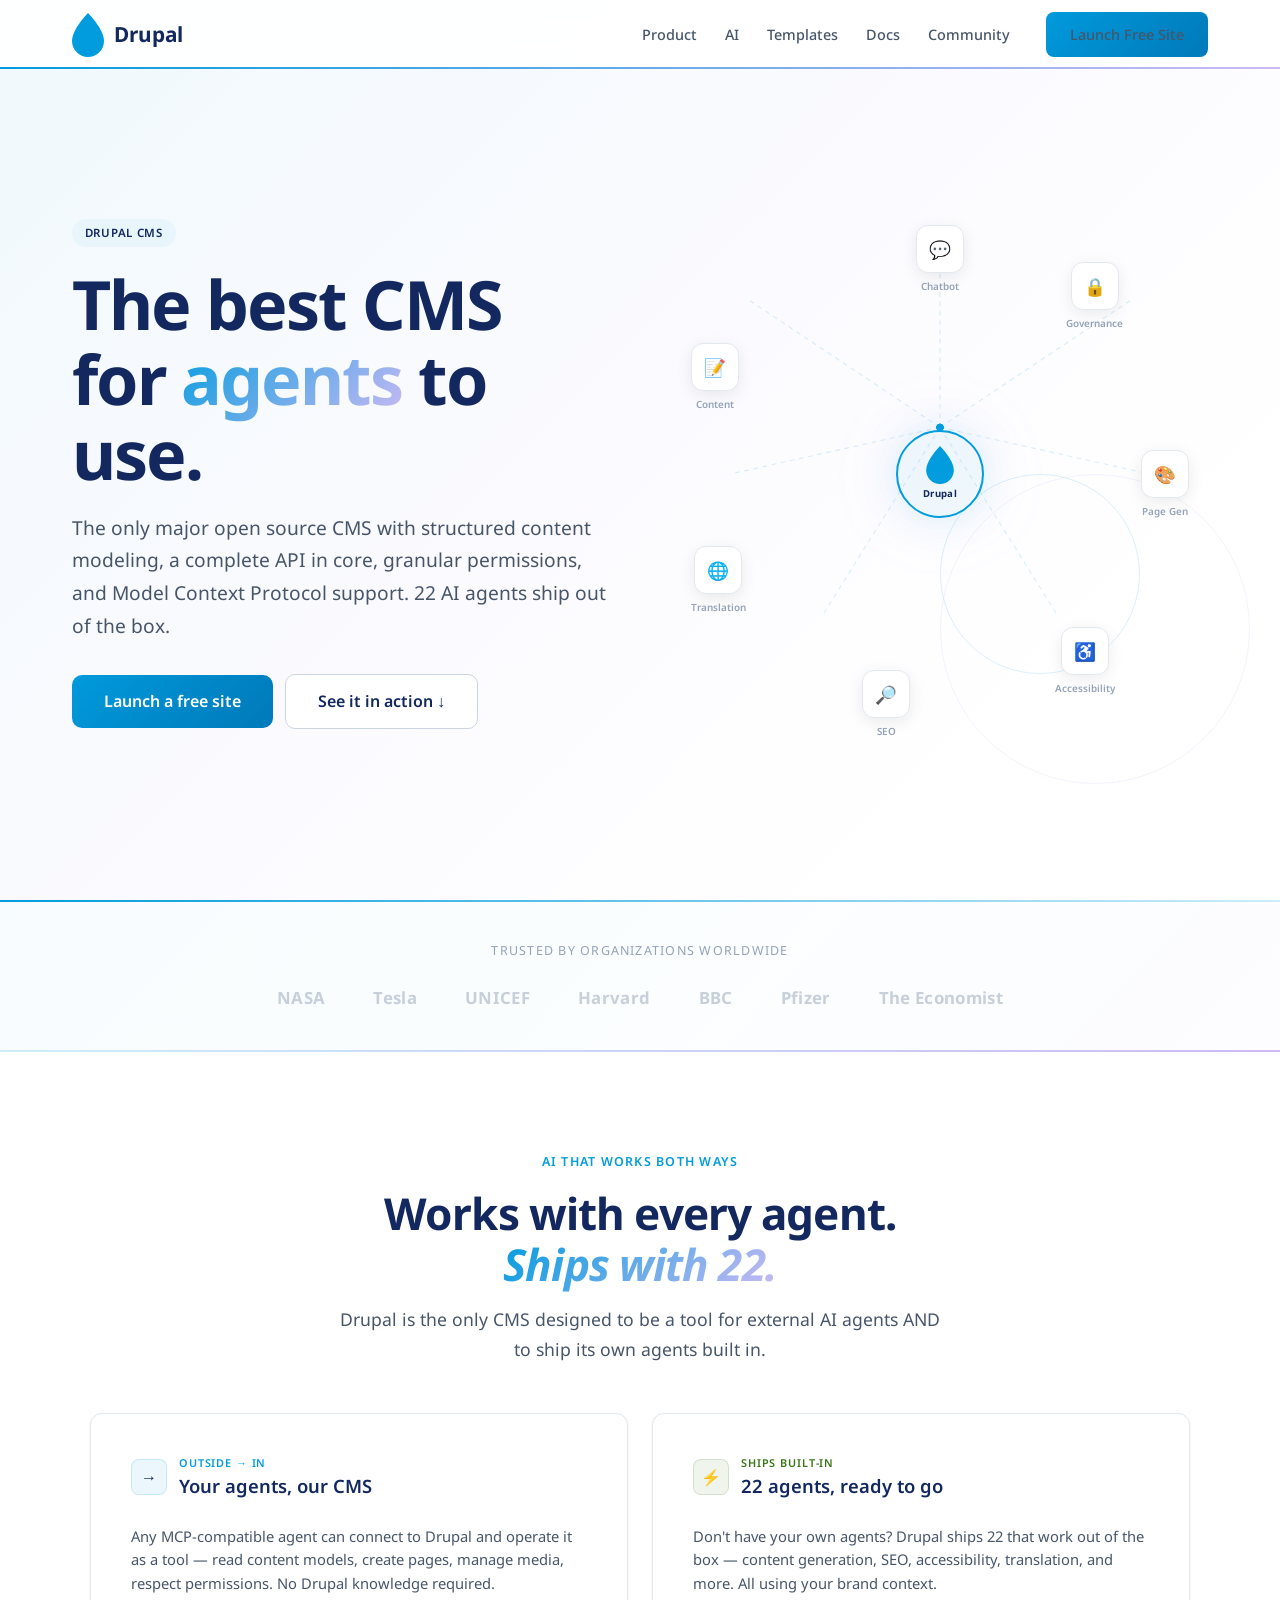
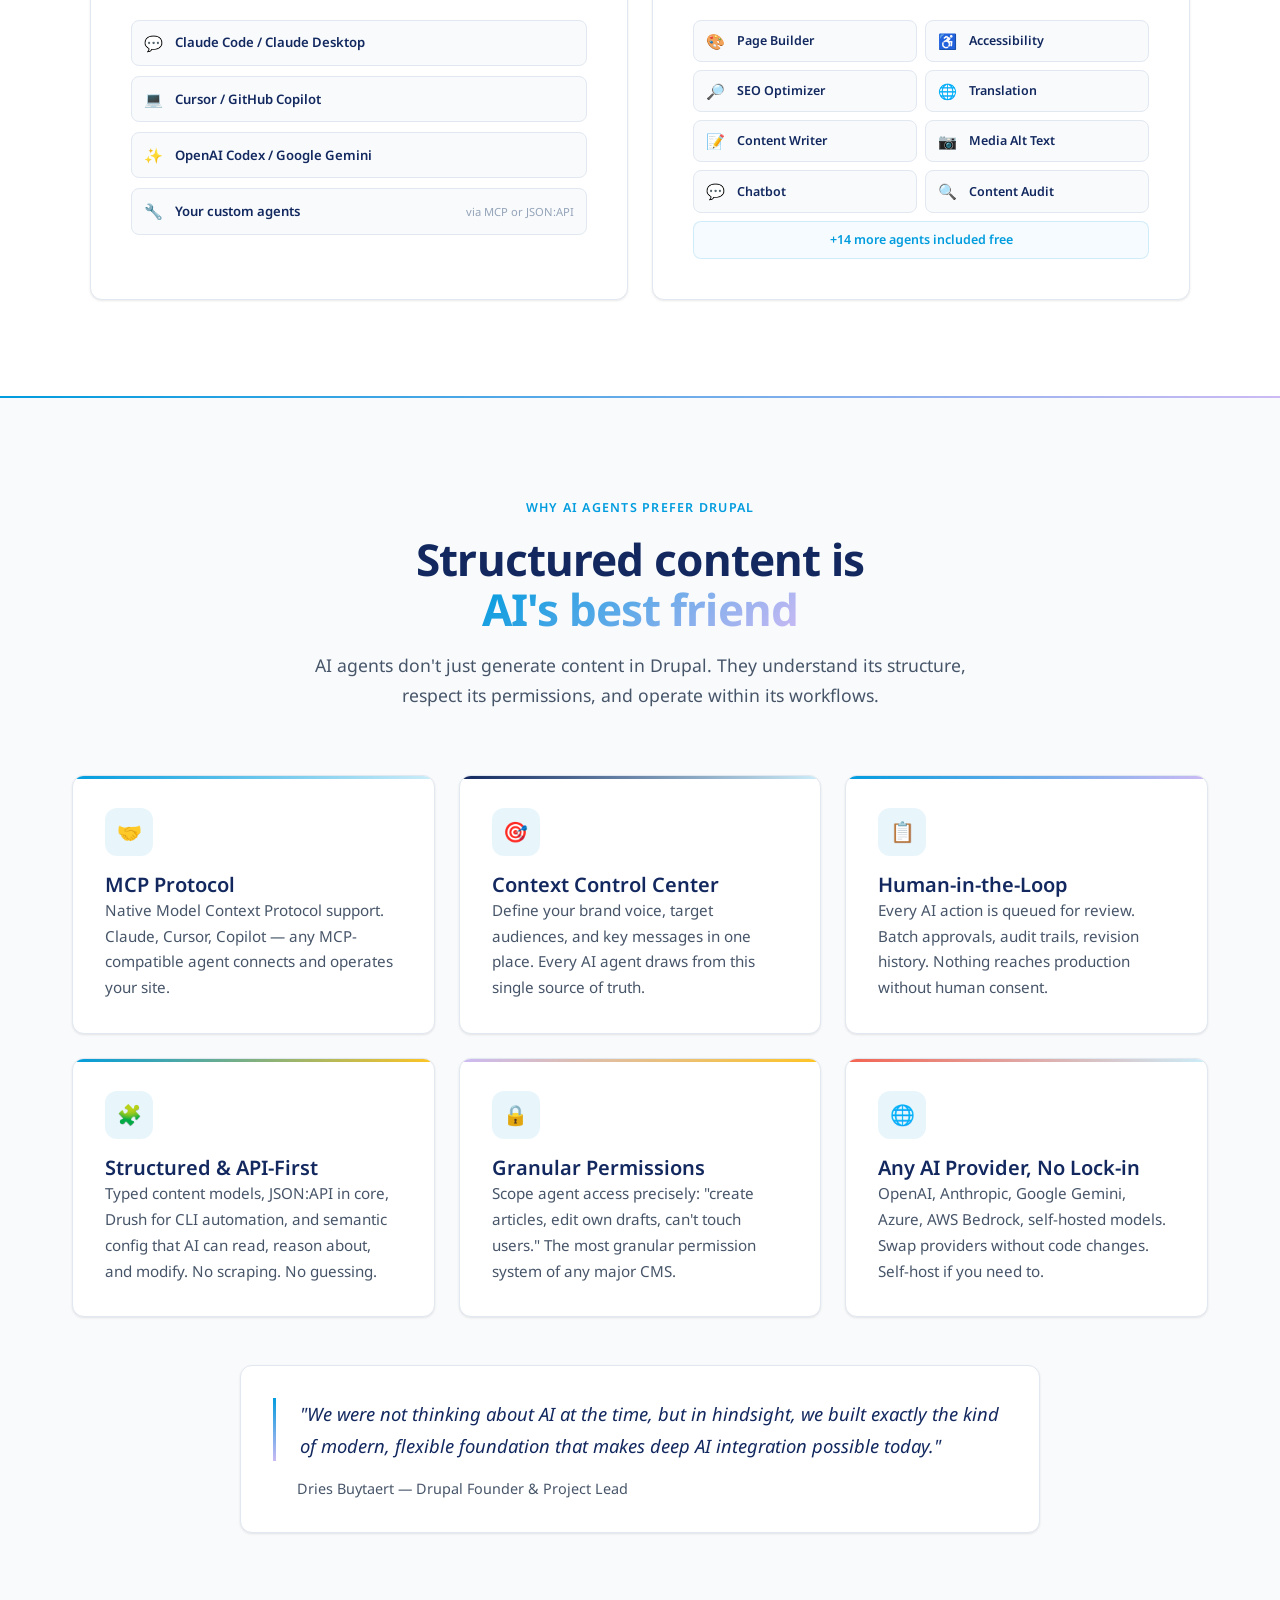
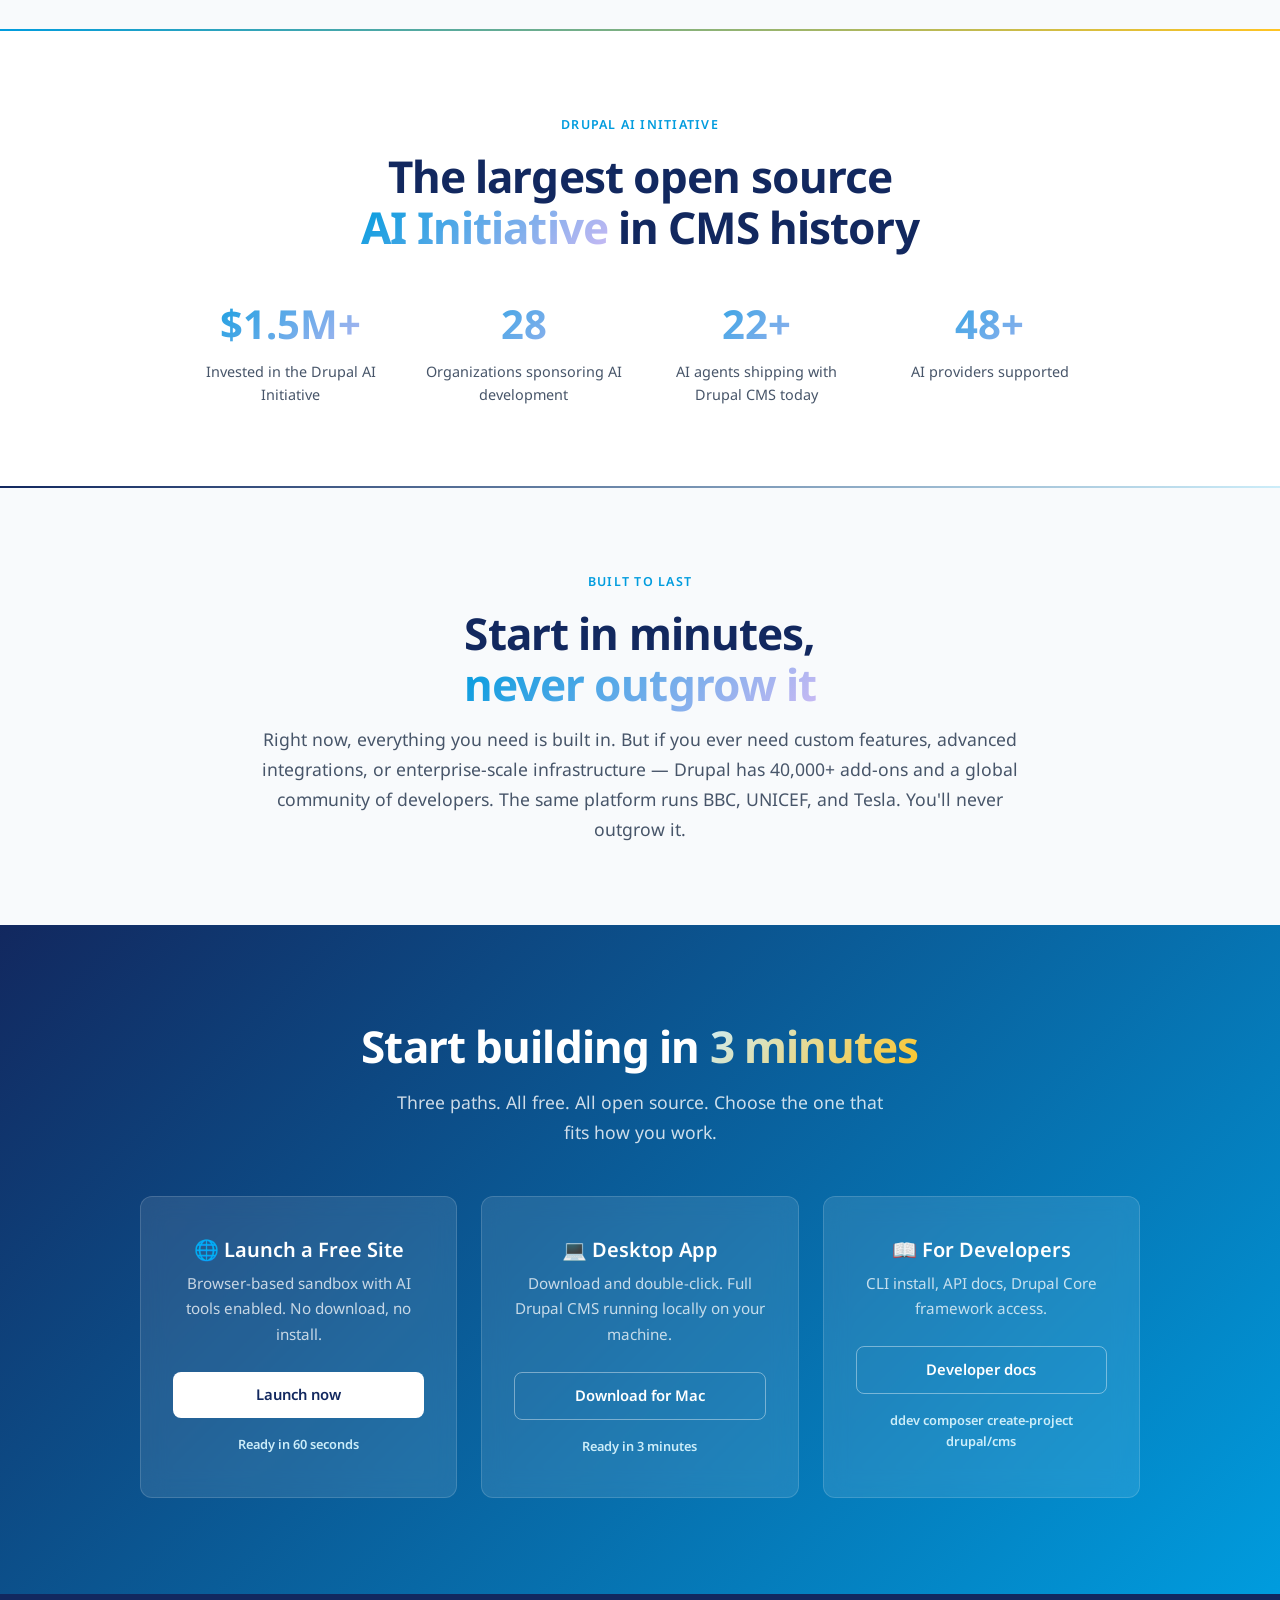
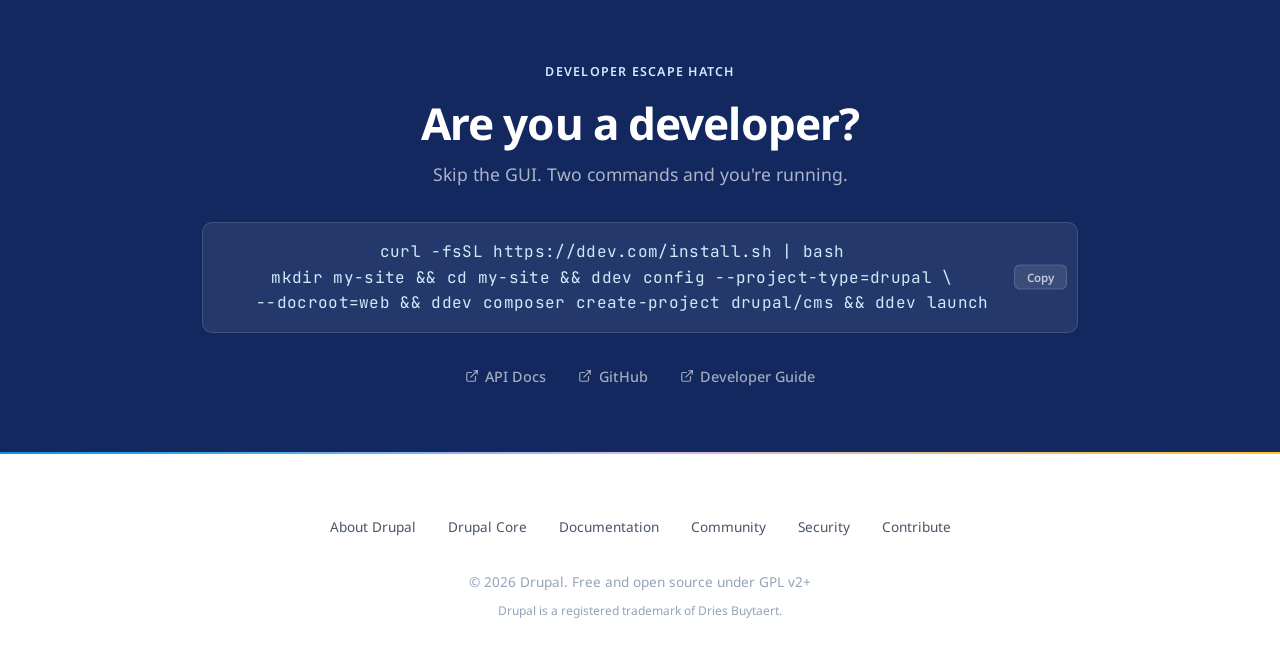
<file: v2.html>
<!DOCTYPE html>
<html lang="en">
<head>
  <meta charset="UTF-8">
  <meta name="viewport" content="width=device-width, initial-scale=1.0">
  <title>Drupal CMS — The Best CMS for Agents to Use</title>
  <link rel="preconnect" href="https://fonts.googleapis.com">
  <link rel="preconnect" href="https://fonts.gstatic.com" crossorigin>
  <link href="https://fonts.googleapis.com/css2?family=Noto+Sans:ital,wght@0,400;0,500;0,600;0,700;0,800;0,900;1,400;1,500&family=JetBrains+Mono:wght@400;500&display=swap" rel="stylesheet">
  <style>
    :root {
      --bg: #ffffff;
      --bg-warm: #f8fafc;
      --bg-card: #ffffff;
      --border: #e2e8f0;
      --border-strong: #cbd5e1;
      --text: #12285F;
      --text-secondary: #475569;
      --text-muted: #94a3b8;
      --drupal-blue: #009CDE;
      --drupal-dark: #006AA9;
      --drupal-navy: #12285F;
      --drupal-light: #CCEDF9;
      --drupal-bg: #e8f6fc;
      --drupal-purple: #CCBAF4;
      --drupal-yellow: #FFC423;
      --drupal-red: #F46351;
      --drupal-green: #397618;
      --success: #397618;
      --success-bg: #f0f7ec;
      --font: 'Noto Sans', -apple-system, BlinkMacSystemFont, 'Segoe UI', sans-serif;
      --font-heading: 'Noto Sans', -apple-system, BlinkMacSystemFont, sans-serif;
      --mono: 'JetBrains Mono', 'Fira Code', monospace;
      --max-w: 1200px;
      --radius: 12px;
      --radius-sm: 8px;
      --shadow-sm: 0 1px 3px rgba(0,0,0,0.06), 0 1px 2px rgba(0,0,0,0.04);
      --shadow: 0 4px 16px rgba(0,0,0,0.06), 0 1px 3px rgba(0,0,0,0.04);
      --shadow-lg: 0 12px 40px rgba(0,0,0,0.08), 0 4px 12px rgba(0,0,0,0.04);
      --shadow-blue: 0 8px 30px rgba(0,156,222,0.2);

      /* Gradient Flow theme */
      --grad-blue-lightblue: linear-gradient(135deg, #009CDE, #CCEDF9);
      --grad-navy-lightblue: linear-gradient(135deg, #12285F, #CCEDF9);
      --grad-blue-purple: linear-gradient(135deg, #009CDE, #CCBAF4);
      --grad-blue-yellow: linear-gradient(135deg, #009CDE, #FFC423);
      --grad-purple-yellow: linear-gradient(135deg, #CCBAF4, #FFC423);
      --grad-red-lightblue: linear-gradient(135deg, #F46351, #CCEDF9);
      --grad-btn: linear-gradient(135deg, #009CDE, #006AA9);
      --grad-cta-bg: linear-gradient(135deg, #12285F, #009CDE);
      --grad-stat-text: linear-gradient(135deg, #009CDE, #CCBAF4);
    }

    *, *::before, *::after { box-sizing: border-box; margin: 0; padding: 0; }
    html { scroll-behavior: smooth; -webkit-font-smoothing: antialiased; }
    body { font-family: var(--font); background: var(--bg); color: var(--text); line-height: 1.6; overflow-x: hidden; }
    a { color: var(--drupal-blue); text-decoration: none; transition: color 0.2s; }
    a:hover { color: var(--drupal-dark); }

    h1 { font-family: var(--font-heading); font-size: clamp(2.75rem, 5.5vw, 4.25rem); font-weight: 700; line-height: 1.1; letter-spacing: -0.03em; color: var(--drupal-navy); }
    h2 { font-family: var(--font-heading); font-size: clamp(2rem, 3.5vw, 2.75rem); font-weight: 700; line-height: 1.15; letter-spacing: -0.02em; color: var(--drupal-navy); }
    h3 { font-family: var(--font-heading); font-size: 1.25rem; font-weight: 600; line-height: 1.3; color: var(--drupal-navy); }
    p { font-size: 1.1rem; color: var(--text-secondary); line-height: 1.7; }
    .highlight {
      background: var(--grad-blue-purple);
      -webkit-background-clip: text; -webkit-text-fill-color: transparent;
      background-clip: text;
    }
    .section-label { display: inline-block; font-size: 0.78rem; font-weight: 600; text-transform: uppercase; letter-spacing: 0.1em; color: var(--drupal-blue); margin-bottom: 1rem; }

    .container { max-width: var(--max-w); margin: 0 auto; padding: 0 2rem; }
    .section { padding: 6rem 0; position: relative; }
    .grid { display: grid; gap: 1.5rem; }
    .grid-3 { grid-template-columns: repeat(3, 1fr); }
    .grid-4 { grid-template-columns: repeat(4, 1fr); }
    .text-center { text-align: center; }
    .mt-2 { margin-top: 1rem; }

    /* Gradient divider line */
    .gradient-divider {
      height: 2px;
      border: none;
      margin: 0;
    }
    .gradient-divider-bp { background: linear-gradient(90deg, #009CDE, #CCBAF4); }
    .gradient-divider-by { background: linear-gradient(90deg, #009CDE, #FFC423); }
    .gradient-divider-nl { background: linear-gradient(90deg, #12285F, #CCEDF9); }
    .gradient-divider-py { background: linear-gradient(90deg, #CCBAF4, #FFC423); }
    .gradient-divider-rl { background: linear-gradient(90deg, #F46351, #CCEDF9); }
    .gradient-divider-bl { background: linear-gradient(90deg, #009CDE, #CCEDF9); }

    /* Header */
    .header {
      position: fixed; top: 0; left: 0; right: 0; z-index: 100;
      padding: 0.75rem 0;
      background: rgba(255,255,255,0.9);
      backdrop-filter: blur(24px); -webkit-backdrop-filter: blur(24px);
      border-bottom: none;
    }
    .header::after {
      content: ''; position: absolute; bottom: 0; left: 0; right: 0; height: 2px;
      background: linear-gradient(90deg, #009CDE, #CCBAF4);
    }
    .header-inner { display: flex; justify-content: space-between; align-items: center; }
    .logo { display: flex; align-items: center; gap: 0.6rem; color: var(--text); text-decoration: none; }
    .logo-text { font-size: 1.3rem; font-weight: 700; }
    .nav { display: flex; gap: 1.75rem; align-items: center; }
    .nav a { color: var(--text-secondary); font-size: 0.9rem; font-weight: 500; }
    .nav a:hover { color: var(--text); }

    /* Buttons */
    .btn {
      display: inline-flex; align-items: center; justify-content: center; gap: 0.5rem;
      padding: 0.7rem 1.5rem; border-radius: var(--radius-sm);
      font-family: var(--font); font-size: 0.925rem; font-weight: 600;
      cursor: pointer; transition: all 0.25s; border: none; white-space: nowrap;
    }
    .btn-lg { padding: 0.85rem 2rem; font-size: 1rem; border-radius: 10px; }
    .btn-primary {
      background: var(--grad-btn); color: #fff;
      background-size: 150% 150%; background-position: 0% 50%;
    }
    .btn-primary:hover { background-position: 100% 50%; color: #fff; transform: translateY(-1px); box-shadow: var(--shadow-blue); }
    .btn-secondary { background: var(--bg); color: var(--text); border: 1px solid var(--border-strong); }
    .btn-secondary:hover { border-color: var(--drupal-blue); color: var(--drupal-blue); }

    /* Hero — diagonal gradient background at low opacity */
    .hero {
      min-height: 100vh; display: flex; align-items: center;
      padding: 7rem 0 4rem; position: relative; overflow: hidden;
    }
    .hero::before {
      content: ''; position: absolute; inset: 0;
      background: linear-gradient(135deg, rgba(0,156,222,0.06) 0%, rgba(204,186,244,0.07) 50%, transparent 80%);
      pointer-events: none;
    }
    .hero-content { position: relative; z-index: 2; width: 100%; }
    .hero-subhead { font-size: clamp(1.05rem, 1.8vw, 1.2rem); color: var(--text-secondary); max-width: 580px; margin: 1.25rem 0 2rem; line-height: 1.7; }
    .hero-actions { display: flex; gap: 0.75rem; flex-wrap: wrap; align-items: center; }
    .hero-split { display: grid; grid-template-columns: 1fr 1fr; gap: 4rem; align-items: center; }

    /* Hero Illustration — agent network */
    @keyframes hero-pulse-ring {
      0% { transform: translate(-50%, -50%) scale(1); opacity: 0.15; }
      50% { transform: translate(-50%, -50%) scale(1.08); opacity: 0.06; }
      100% { transform: translate(-50%, -50%) scale(1); opacity: 0.15; }
    }
    @keyframes hero-node-float {
      0%, 100% { transform: translateY(0); }
      50% { transform: translateY(-6px); }
    }
    @keyframes hero-dash {
      to { stroke-dashoffset: -16; }
    }
    @keyframes hero-data-packet {
      0% { offset-distance: 0%; opacity: 0; }
      10% { opacity: 1; }
      90% { opacity: 1; }
      100% { offset-distance: 100%; opacity: 0; }
    }
    .hero-illustration {
      position: relative; display: flex; align-items: center; justify-content: center;
      aspect-ratio: 1; width: 100%;
    }
    .hero-illustration .pulse-ring {
      position: absolute; top: 50%; left: 50%; border-radius: 50%;
      border: 1px solid rgba(0,156,222,0.15);
      animation: hero-pulse-ring 3s ease-in-out infinite;
    }
    .hero-illustration .pulse-ring-1 { width: 200px; height: 200px; }
    .hero-illustration .pulse-ring-2 { width: 310px; height: 310px; animation-delay: 1.5s; border-color: rgba(204,186,244,0.2); }
    .hero-illustration .center-node {
      position: relative; z-index: 3; display: flex; flex-direction: column;
      align-items: center; justify-content: center;
      width: 88px; height: 88px; border-radius: 50%;
      background: rgba(0,156,222,0.06); border: 2px solid var(--drupal-blue);
      box-shadow: 0 0 40px rgba(0,156,222,0.15), 0 0 80px rgba(204,186,244,0.1);
    }
    .hero-illustration .center-node span {
      margin-top: 2px; font-size: 0.6rem; font-weight: 700; letter-spacing: 0.05em; color: var(--drupal-navy);
    }
    .hero-illustration .agent-node {
      position: absolute; z-index: 3; display: flex; flex-direction: column;
      align-items: center; gap: 6px; transition: transform 0.3s;
      animation: hero-node-float 3s ease-in-out infinite;
    }
    .hero-illustration .agent-node:hover { transform: scale(1.1); }
    .hero-illustration .agent-node .icon-box {
      width: 48px; height: 48px; border-radius: 12px; background: #fff;
      border: 1px solid var(--border); box-shadow: 0 4px 16px rgba(0,0,0,0.08);
      display: flex; align-items: center; justify-content: center; font-size: 1.1rem;
    }
    .hero-illustration .agent-node .node-label {
      font-size: 0.62rem; font-weight: 600; color: var(--text-muted); white-space: nowrap;
    }
    .hero-illustration .lines-svg {
      position: absolute; inset: 0; z-index: 1; pointer-events: none;
    }
    .hero-illustration .dash-line {
      stroke: rgba(0,156,222,0.15); stroke-width: 1;
      stroke-dasharray: 4 4; animation: hero-dash 2s linear infinite;
    }
    .hero-illustration .data-dot {
      fill: #009CDE; animation: hero-data-packet 3s ease-in-out infinite;
    }
    .hero-illustration .data-dot-rev {
      fill: #CCEDF9; animation: hero-data-packet 3.5s ease-in-out infinite;
    }

    /* Works with every agent section */
    .agents-section { padding: 6rem 0; }
    .agents-header { text-align: center; margin-bottom: 3rem; }
    .agents-grid { display: grid; grid-template-columns: 1fr 1fr; gap: 1.5rem; max-width: 1100px; margin: 0 auto; }
    .agents-card {
      background: var(--bg); border: 1px solid var(--border); border-radius: var(--radius);
      padding: 2.5rem; box-shadow: var(--shadow-sm);
    }
    .agents-card-header { display: flex; align-items: center; gap: 0.75rem; margin-bottom: 1.5rem; }
    .agents-card-icon {
      width: 36px; height: 36px; border-radius: 8px; display: flex;
      align-items: center; justify-content: center; font-size: 1rem;
    }
    .agents-card-icon-blue { background: rgba(0,156,222,0.08); border: 1px solid rgba(0,156,222,0.15); }
    .agents-card-icon-green { background: rgba(57,118,24,0.08); border: 1px solid rgba(57,118,24,0.15); }
    .agents-card-label { font-size: 0.68rem; font-weight: 600; text-transform: uppercase; letter-spacing: 0.08em; }
    .agents-card-label-blue { color: var(--drupal-blue); }
    .agents-card-label-green { color: var(--success); }
    .agents-card-title { font-size: 1.15rem; font-weight: 600; color: var(--text); }
    .agents-card p { font-size: 0.92rem; color: var(--text-secondary); line-height: 1.6; margin-bottom: 1.5rem; }
    .agents-list { display: flex; flex-direction: column; gap: 0.625rem; }
    .agents-list-item {
      display: flex; align-items: center; gap: 0.75rem; padding: 0.625rem 0.75rem;
      border-radius: 8px; background: var(--bg-warm); border: 1px solid var(--border);
    }
    .agents-list-item span:first-child { font-size: 0.95rem; }
    .agents-list-item span:nth-child(2) { font-size: 0.82rem; font-weight: 600; color: var(--text); }
    .agents-list-item .muted-right { margin-left: auto; font-size: 0.7rem; color: var(--text-muted); font-weight: 400; }
    .agents-grid-2col { display: grid; grid-template-columns: 1fr 1fr; gap: 0.5rem; }
    .agents-grid-2col .agents-list-item { padding: 0.5rem 0.75rem; }
    .agents-grid-2col .agents-list-item span:nth-child(2) { font-size: 0.78rem; }
    .agents-more {
      grid-column: span 2; text-align: center; padding: 0.5rem 0.75rem;
      border-radius: 8px; font-size: 0.78rem; font-weight: 600;
      background: rgba(0,156,222,0.04); border: 1px solid rgba(0,156,222,0.15); color: var(--drupal-blue);
    }

    /* Badge */
    .badge { display: inline-block; padding: 0.3rem 0.8rem; border-radius: 999px; font-size: 0.72rem; font-weight: 600; text-transform: uppercase; letter-spacing: 0.06em; }
    .badge-blue { background: var(--drupal-bg); color: var(--drupal-navy); }
    .badge-green { background: var(--success-bg); color: var(--success); }

    /* Proof bar — light gradient wash */
    .proof-bar {
      padding: 2.5rem 0; position: relative;
      background: linear-gradient(135deg, rgba(0,156,222,0.03), rgba(204,237,249,0.08), rgba(204,186,244,0.04));
    }
    .proof-bar::before {
      content: ''; position: absolute; top: 0; left: 0; right: 0; height: 2px;
      background: linear-gradient(90deg, #009CDE, #CCEDF9);
    }
    .proof-bar::after {
      content: ''; position: absolute; bottom: 0; left: 0; right: 0; height: 2px;
      background: linear-gradient(90deg, #CCEDF9, #CCBAF4);
    }
    .proof-bar p { font-size: 0.78rem; text-transform: uppercase; letter-spacing: 0.1em; color: var(--text-muted); margin-bottom: 1.5rem; text-align: center; }
    .proof-logos { display: flex; justify-content: center; align-items: center; gap: 3rem; flex-wrap: wrap; }
    .proof-logo { font-size: 1.05rem; font-weight: 700; color: var(--text-muted); opacity: 0.5; letter-spacing: 0.02em; transition: opacity 0.3s; }
    .proof-logo:hover { opacity: 0.8; }

    /* Cards — with gradient top accent */
    .card {
      background: var(--bg-card); border: 1px solid var(--border);
      border-radius: var(--radius); padding: 2rem;
      transition: all 0.3s ease; box-shadow: var(--shadow-sm);
      position: relative; overflow: hidden;
    }
    .card::before {
      content: ''; position: absolute; top: 0; left: 0; right: 0; height: 3px;
    }
    .card:nth-child(1)::before { background: linear-gradient(90deg, #009CDE, #CCEDF9); }
    .card:nth-child(2)::before { background: linear-gradient(90deg, #12285F, #CCEDF9); }
    .card:nth-child(3)::before { background: linear-gradient(90deg, #009CDE, #CCBAF4); }
    .card:nth-child(4)::before { background: linear-gradient(90deg, #009CDE, #FFC423); }
    .card:nth-child(5)::before { background: linear-gradient(90deg, #CCBAF4, #FFC423); }
    .card:nth-child(6)::before { background: linear-gradient(90deg, #F46351, #CCEDF9); }
    .card:hover { box-shadow: var(--shadow); transform: translateY(-3px); border-color: var(--drupal-light); }
    .card-icon {
      width: 48px; height: 48px; border-radius: 12px;
      background: var(--drupal-bg);
      display: flex; align-items: center; justify-content: center;
      font-size: 1.25rem; margin-bottom: 1rem;
    }

    /* Stats — gradient text */
    .stat-number {
      font-family: var(--font-heading); font-size: clamp(2.5rem, 4vw, 3.5rem); font-weight: 700;
      background: var(--grad-stat-text); -webkit-background-clip: text;
      -webkit-text-fill-color: transparent; background-clip: text; line-height: 1.1;
    }
    .stat-label { font-size: 0.9rem; color: var(--text-secondary); margin-top: 0.4rem; }

    /* Drupal AI Initiative */
    .initiative-section { padding: 5rem 0; background: var(--bg); }
    .initiative-inner {
      max-width: 900px; margin: 0 auto; text-align: center;
    }
    .initiative-stats { display: grid; grid-template-columns: repeat(4, 1fr); gap: 2rem; margin-top: 2.5rem; }
    .initiative-stat-number {
      font-family: var(--font-heading); font-size: 2.5rem; font-weight: 700;
      background: var(--grad-stat-text);
      -webkit-background-clip: text; -webkit-text-fill-color: transparent; background-clip: text;
    }
    .initiative-stat-label { font-size: 0.9rem; color: var(--text-secondary); margin-top: 0.25rem; }
    .initiative-quote {
      margin-top: 3rem; padding: 2rem; background: var(--bg); border: 1px solid var(--border);
      border-radius: var(--radius); box-shadow: var(--shadow-sm);
    }
    .initiative-quote blockquote {
      font-size: 1.15rem; font-style: italic; color: var(--text); line-height: 1.7;
      border-left: 3px solid transparent; border-image: linear-gradient(180deg, #009CDE, #CCBAF4) 1;
      padding-left: 1.5rem; text-align: left;
    }
    .initiative-quote cite { display: block; margin-top: 1rem; font-size: 0.9rem; color: var(--text-secondary); font-style: normal; text-align: left; padding-left: 1.5rem; }

    /* "Start in minutes, never outgrow it" */
    .growth-section { padding: 5rem 0; }
    .growth-inner { max-width: 800px; margin: 0 auto; text-align: center; }
    .growth-logos { display: flex; justify-content: center; gap: 2.5rem; margin-top: 2rem; flex-wrap: wrap; }
    .growth-logo { font-size: 1rem; font-weight: 700; color: var(--text-muted); opacity: 0.5; }
    .growth-note { font-size: 0.85rem; color: var(--text-muted); margin-top: 1rem; }

    /* CTA Section — full gradient background */
    .cta-section {
      text-align: center; padding: 6rem 0;
      background: var(--grad-cta-bg);
      color: #fff;
    }
    .cta-section h2 { color: #fff; }
    .cta-section h2 .highlight {
      background: linear-gradient(135deg, #CCEDF9, #FFC423);
      -webkit-background-clip: text; -webkit-text-fill-color: transparent; background-clip: text;
    }
    .cta-section > .container > p { color: rgba(255,255,255,0.8); }
    .cta-paths { display: grid; grid-template-columns: repeat(3, 1fr); gap: 1.5rem; margin-top: 3rem; max-width: 1000px; margin-left: auto; margin-right: auto; }
    .cta-path { background: rgba(255,255,255,0.1); backdrop-filter: blur(12px); -webkit-backdrop-filter: blur(12px); border: 1px solid rgba(255,255,255,0.15); border-radius: var(--radius); padding: 2.5rem 2rem; text-align: center; transition: all 0.3s; }
    .cta-path:hover { background: rgba(255,255,255,0.15); transform: translateY(-3px); box-shadow: 0 12px 40px rgba(0,0,0,0.15); }
    .cta-path h3 { color: #fff; margin-bottom: 0.5rem; }
    .cta-path p { font-size: 0.95rem; color: rgba(255,255,255,0.75); margin-bottom: 1.5rem; }
    .cta-path .time { font-size: 0.8rem; color: var(--drupal-light); font-weight: 600; margin-top: 1rem; }
    .cta-path .btn-primary { background: #fff; color: var(--drupal-navy); }
    .cta-path .btn-primary:hover { background: var(--drupal-light); color: var(--drupal-navy); box-shadow: 0 8px 30px rgba(0,0,0,0.2); }
    .cta-path .btn-secondary { background: transparent; color: #fff; border: 1px solid rgba(255,255,255,0.4); }
    .cta-path .btn-secondary:hover { background: rgba(255,255,255,0.1); border-color: rgba(255,255,255,0.7); color: #fff; }

    /* Developer section — navy background */
    .developer-section {
      padding: 4rem 0; text-align: center;
      background: var(--drupal-navy); color: #fff;
    }
    .developer-section .section-label { color: var(--drupal-light); }
    .developer-heading { color: #fff; margin-bottom: 0.75rem; }
    .developer-subhead { color: rgba(255,255,255,0.65); margin-bottom: 2rem; }
    .code-block {
      display: inline-block; background: rgba(255,255,255,0.08);
      border: 1px solid rgba(255,255,255,0.12); border-radius: 10px;
      padding: 1rem 5.5rem 1rem 2rem; font-family: var(--mono); font-size: 1rem;
      color: var(--drupal-light); position: relative; letter-spacing: 0.02em;
    }
    .code-block-copy {
      position: absolute; right: 10px; top: 50%; transform: translateY(-50%);
      background: rgba(255,255,255,0.1); border: 1px solid rgba(255,255,255,0.15);
      color: rgba(255,255,255,0.7); padding: 4px 12px; border-radius: 6px;
      font-size: 0.72rem; font-weight: 600; cursor: pointer;
      font-family: var(--font); transition: all 0.2s;
    }
    .code-block-copy:hover { background: rgba(255,255,255,0.18); color: #fff; }
    .developer-links { display: flex; justify-content: center; gap: 2rem; margin-top: 2rem; }
    .developer-links a {
      color: rgba(255,255,255,0.6); font-size: 0.9rem; font-weight: 500;
      display: flex; align-items: center; gap: 0.4rem; transition: color 0.2s;
    }
    .developer-links a:hover { color: #fff; }
    .developer-links a svg { width: 14px; height: 14px; stroke: currentColor; fill: none; stroke-width: 2; }

    /* Footer */
    .footer { padding: 4rem 0 2rem; text-align: center; position: relative; }
    .footer::before {
      content: ''; position: absolute; top: 0; left: 0; right: 0; height: 2px;
      background: linear-gradient(90deg, #009CDE, #CCBAF4, #FFC423);
    }
    .footer p { font-size: 0.85rem; color: var(--text-muted); }
    .footer-links { display: flex; justify-content: center; gap: 2rem; margin-bottom: 2rem; flex-wrap: wrap; }
    .footer-links a { font-size: 0.85rem; color: var(--text-secondary); }

    /* Animations */
    @keyframes fadeInUp { from { opacity: 0; transform: translateY(24px); } to { opacity: 1; transform: translateY(0); } }
    .animate { animation: fadeInUp 0.6s ease-out both; }
    .animate-d1 { animation-delay: 0.1s; }
    .animate-d2 { animation-delay: 0.2s; }
    .animate-d3 { animation-delay: 0.3s; }

    /* Responsive */
    @media (max-width: 900px) {
      .grid-3, .grid-4, .cta-paths, .initiative-stats, .agents-grid { grid-template-columns: 1fr; }
      .hero-split { grid-template-columns: 1fr; gap: 2rem; }
      .hero { min-height: auto; padding: 7rem 0 3rem; }
      .nav { display: none; }
      .proof-logos { gap: 1.5rem; }
      .developer-links { flex-direction: column; gap: 1rem; }
    }
    @media (max-width: 480px) {
      h1 { font-size: 2.25rem; }
      .hero-actions { flex-direction: column; width: 100%; }
      .hero-actions .btn { width: 100%; }
    }
  </style>
</head>
<body>

  <header class="header">
    <div class="container header-inner">
      <a href="#" class="logo">
        <svg width="32" height="44" viewBox="0 0 32 44" fill="none"><path d="M16 0S0 16 0 28c0 8.8 7.2 16 16 16s16-7.2 16-16C32 16 16 0 16 0z" fill="#009CDE"/></svg>
        <span class="logo-text">Drupal</span>
      </a>
      <nav class="nav">
        <a href="#">Product</a>
        <a href="#">AI</a>
        <a href="#">Templates</a>
        <a href="#">Docs</a>
        <a href="#">Community</a>
        <a href="#" class="btn btn-primary" style="margin-left:0.5rem;">Launch Free Site</a>
      </nav>
    </div>
  </header>

  <!-- HERO -->
  <section class="hero">
    <div class="container hero-content">
      <div class="hero-split">
        <div>
          <div class="badge badge-blue animate" style="margin-bottom:1.25rem;">Drupal CMS</div>
          <h1 class="animate animate-d1">The best CMS for <span class="highlight">agents</span> to use.</h1>
          <p class="hero-subhead animate animate-d2">The only major open source CMS with structured content modeling, a complete API in core, granular permissions, and Model Context Protocol support. 22 AI agents ship out of the box.</p>
          <div class="hero-actions animate animate-d3">
            <a href="#" class="btn btn-primary btn-lg">Launch a free site</a>
            <a href="#" class="btn btn-secondary btn-lg">See it in action &darr;</a>
          </div>
        </div>
        <div class="animate animate-d2">
          <div class="hero-illustration">
            <!-- Pulse rings -->
            <div class="pulse-ring pulse-ring-1"></div>
            <div class="pulse-ring pulse-ring-2"></div>

            <!-- Connection lines + data packets -->
            <svg viewBox="0 0 460 380" preserveAspectRatio="xMidYMid meet" class="lines-svg">
              <line x1="230" y1="190" x2="230" y2="30" class="dash-line"/>
              <line x1="230" y1="190" x2="395" y2="80" class="dash-line" style="animation-delay:0.3s"/>
              <line x1="230" y1="190" x2="410" y2="230" class="dash-line" style="animation-delay:0.6s"/>
              <line x1="230" y1="190" x2="330" y2="350" class="dash-line" style="animation-delay:0.9s"/>
              <line x1="230" y1="190" x2="130" y2="350" class="dash-line" style="animation-delay:1.2s"/>
              <line x1="230" y1="190" x2="50" y2="230" class="dash-line" style="animation-delay:1.5s"/>
              <line x1="230" y1="190" x2="65" y2="80" class="dash-line" style="animation-delay:1.8s"/>
              <!-- Data packets -->
              <circle r="3" class="data-dot" style="offset-path:path('M 230 190 L 230 30');"><animate attributeName="opacity" values="0;0.8;0.8;0" keyTimes="0;0.1;0.9;1" dur="2.5s" repeatCount="indefinite"/></circle>
              <circle r="3" class="data-dot" style="offset-path:path('M 230 190 L 395 80');animation-delay:0.8s;"><animate attributeName="opacity" values="0;0.8;0.8;0" keyTimes="0;0.1;0.9;1" dur="2.8s" begin="0.8s" repeatCount="indefinite"/></circle>
              <circle r="3" class="data-dot" style="offset-path:path('M 230 190 L 410 230');animation-delay:1.6s;"><animate attributeName="opacity" values="0;0.8;0.8;0" keyTimes="0;0.1;0.9;1" dur="3.1s" begin="1.6s" repeatCount="indefinite"/></circle>
              <circle r="3" class="data-dot" style="offset-path:path('M 230 190 L 330 350');animation-delay:2.4s;"><animate attributeName="opacity" values="0;0.8;0.8;0" keyTimes="0;0.1;0.9;1" dur="3.4s" begin="2.4s" repeatCount="indefinite"/></circle>
              <circle r="3" class="data-dot" style="offset-path:path('M 230 190 L 130 350');animation-delay:3.2s;"><animate attributeName="opacity" values="0;0.8;0.8;0" keyTimes="0;0.1;0.9;1" dur="3.7s" begin="3.2s" repeatCount="indefinite"/></circle>
              <circle r="3" class="data-dot" style="offset-path:path('M 230 190 L 50 230');animation-delay:4s;"><animate attributeName="opacity" values="0;0.8;0.8;0" keyTimes="0;0.1;0.9;1" dur="4s" begin="4s" repeatCount="indefinite"/></circle>
              <circle r="3" class="data-dot" style="offset-path:path('M 230 190 L 65 80');animation-delay:4.8s;"><animate attributeName="opacity" values="0;0.8;0.8;0" keyTimes="0;0.1;0.9;1" dur="4.3s" begin="4.8s" repeatCount="indefinite"/></circle>
            </svg>

            <!-- Center Drupal node -->
            <div class="center-node">
              <svg width="28" height="38" viewBox="0 0 32 44" fill="none"><path d="M16 0S0 16 0 28c0 8.8 7.2 16 16 16s16-7.2 16-16C32 16 16 0 16 0z" fill="#009CDE"/></svg>
              <span>Drupal</span>
            </div>

            <!-- Agent nodes -->
            <div class="agent-node" style="top:calc(8% - 24px);left:calc(50% - 24px);animation-delay:2.5s;">
              <div class="icon-box">&#x1f4ac;</div>
              <span class="node-label">Chatbot</span>
            </div>
            <div class="agent-node" style="top:calc(15% - 24px);left:calc(78% - 24px);animation-delay:3s;">
              <div class="icon-box">&#x1f512;</div>
              <span class="node-label">Governance</span>
            </div>
            <div class="agent-node" style="top:calc(50% - 24px);left:calc(92% - 24px);animation-delay:0s;">
              <div class="icon-box">&#x1f3a8;</div>
              <span class="node-label">Page Gen</span>
            </div>
            <div class="agent-node" style="top:calc(83% - 24px);left:calc(76% - 24px);animation-delay:0.5s;">
              <div class="icon-box">&#x267f;</div>
              <span class="node-label">Accessibility</span>
            </div>
            <div class="agent-node" style="top:calc(91% - 24px);left:calc(40% - 24px);animation-delay:1s;">
              <div class="icon-box">&#x1f50e;</div>
              <span class="node-label">SEO</span>
            </div>
            <div class="agent-node" style="top:calc(68% - 24px);left:calc(8% - 24px);animation-delay:1.5s;">
              <div class="icon-box">&#x1f310;</div>
              <span class="node-label">Translation</span>
            </div>
            <div class="agent-node" style="top:calc(30% - 24px);left:calc(8% - 24px);animation-delay:2s;">
              <div class="icon-box">&#x1f4dd;</div>
              <span class="node-label">Content</span>
            </div>
          </div>
        </div>
      </div>
    </div>
  </section>

  <!-- SOCIAL PROOF LOGOS -->
  <div class="proof-bar">
    <div class="container">
      <p>Trusted by organizations worldwide</p>
      <div class="proof-logos">
        <span class="proof-logo">NASA</span>
        <span class="proof-logo">Tesla</span>
        <span class="proof-logo">UNICEF</span>
        <span class="proof-logo">Harvard</span>
        <span class="proof-logo">BBC</span>
        <span class="proof-logo">Pfizer</span>
        <span class="proof-logo">The Economist</span>
      </div>
    </div>
  </div>

  <!-- WORKS WITH EVERY AGENT. SHIPS WITH 22. -->
  <section class="agents-section">
    <div class="container">
      <div class="agents-header">
        <span class="section-label">AI that works both ways</span>
        <h2>Works with every agent.<br><span class="highlight" style="font-style:italic;">Ships with 22.</span></h2>
        <p class="mt-2" style="max-width:620px;margin-left:auto;margin-right:auto;">Drupal is the only CMS designed to be a tool for external AI agents AND to ship its own agents built in.</p>
      </div>
      <div class="agents-grid">
        <!-- Left: Outside -> In -->
        <div class="agents-card">
          <div class="agents-card-header">
            <div class="agents-card-icon agents-card-icon-blue">&rarr;</div>
            <div>
              <div class="agents-card-label agents-card-label-blue">Outside &rarr; In</div>
              <div class="agents-card-title">Your agents, our CMS</div>
            </div>
          </div>
          <p>Any MCP-compatible agent can connect to Drupal and operate it as a tool — read content models, create pages, manage media, respect permissions. No Drupal knowledge required.</p>
          <div class="agents-list">
            <div class="agents-list-item"><span>&#x1f4ac;</span><span>Claude Code / Claude Desktop</span></div>
            <div class="agents-list-item"><span>&#x1f4bb;</span><span>Cursor / GitHub Copilot</span></div>
            <div class="agents-list-item"><span>&#x2728;</span><span>OpenAI Codex / Google Gemini</span></div>
            <div class="agents-list-item"><span>&#x1f527;</span><span>Your custom agents</span><span class="muted-right">via MCP or JSON:API</span></div>
          </div>
        </div>
        <!-- Right: Ships built-in -->
        <div class="agents-card">
          <div class="agents-card-header">
            <div class="agents-card-icon agents-card-icon-green">&#x26a1;</div>
            <div>
              <div class="agents-card-label agents-card-label-green">Ships built-in</div>
              <div class="agents-card-title">22 agents, ready to go</div>
            </div>
          </div>
          <p>Don't have your own agents? Drupal ships 22 that work out of the box — content generation, SEO, accessibility, translation, and more. All using your brand context.</p>
          <div class="agents-grid-2col">
            <div class="agents-list-item"><span>&#x1f3a8;</span><span>Page Builder</span></div>
            <div class="agents-list-item"><span>&#x267f;</span><span>Accessibility</span></div>
            <div class="agents-list-item"><span>&#x1f50e;</span><span>SEO Optimizer</span></div>
            <div class="agents-list-item"><span>&#x1f310;</span><span>Translation</span></div>
            <div class="agents-list-item"><span>&#x1f4dd;</span><span>Content Writer</span></div>
            <div class="agents-list-item"><span>&#x1f4f7;</span><span>Media Alt Text</span></div>
            <div class="agents-list-item"><span>&#x1f4ac;</span><span>Chatbot</span></div>
            <div class="agents-list-item"><span>&#x1f50d;</span><span>Content Audit</span></div>
            <div class="agents-more">+14 more agents included free</div>
          </div>
        </div>
      </div>
    </div>
  </section>

  <!-- Gradient divider -->
  <hr class="gradient-divider gradient-divider-bp">

  <!-- STRUCTURED CONTENT IS AI'S BEST FRIEND -->
  <section class="section" style="background:var(--bg-warm);">

    <div class="container">
      <div class="text-center" style="max-width:700px;margin:0 auto 4rem;">
        <span class="section-label">Why AI agents prefer Drupal</span>
        <h2>Structured content is<br><span class="highlight">AI's best friend</span></h2>
        <p class="mt-2">AI agents don't just generate content in Drupal. They understand its structure, respect its permissions, and operate within its workflows.</p>
      </div>
      <div class="grid grid-3">
        <div class="card">
          <div class="card-icon">&#x1f91d;</div>
          <h3>MCP Protocol</h3>
          <p style="font-size:0.95rem;">Native Model Context Protocol support. Claude, Cursor, Copilot — any MCP-compatible agent connects and operates your site.</p>
        </div>
        <div class="card">
          <div class="card-icon">&#x1f3af;</div>
          <h3>Context Control Center</h3>
          <p style="font-size:0.95rem;">Define your brand voice, target audiences, and key messages in one place. Every AI agent draws from this single source of truth.</p>
        </div>
        <div class="card">
          <div class="card-icon">&#x1f4cb;</div>
          <h3>Human-in-the-Loop</h3>
          <p style="font-size:0.95rem;">Every AI action is queued for review. Batch approvals, audit trails, revision history. Nothing reaches production without human consent.</p>
        </div>
        <div class="card">
          <div class="card-icon">&#x1f9e9;</div>
          <h3>Structured &amp; API-First</h3>
          <p style="font-size:0.95rem;">Typed content models, JSON:API in core, Drush for CLI automation, and semantic config that AI can read, reason about, and modify. No scraping. No guessing.</p>
        </div>
        <div class="card">
          <div class="card-icon">&#x1f512;</div>
          <h3>Granular Permissions</h3>
          <p style="font-size:0.95rem;">Scope agent access precisely: "create articles, edit own drafts, can't touch users." The most granular permission system of any major CMS.</p>
        </div>
        <div class="card">
          <div class="card-icon">&#x1f310;</div>
          <h3>Any AI Provider, No Lock-in</h3>
          <p style="font-size:0.95rem;">OpenAI, Anthropic, Google Gemini, Azure, AWS Bedrock, self-hosted models. Swap providers without code changes. Self-host if you need to.</p>
        </div>
      </div>
      <div class="initiative-quote" style="max-width:800px;margin:3rem auto 0;">
        <blockquote>
          "We were not thinking about AI at the time, but in hindsight, we built exactly the kind of modern, flexible foundation that makes deep AI integration possible today."
        </blockquote>
        <cite>Dries Buytaert — Drupal Founder &amp; Project Lead</cite>
      </div>
    </div>
  </section>

  <!-- Gradient divider -->
  <hr class="gradient-divider gradient-divider-by">

  <!-- DRUPAL AI INITIATIVE -->
  <section class="initiative-section">
    <div class="container">
      <div class="initiative-inner">
        <span class="section-label">Drupal AI Initiative</span>
        <h2>The largest open source<br><span class="highlight">AI Initiative</span> in CMS history</h2>
        <div class="initiative-stats" style="grid-template-columns: repeat(4, 1fr);">
          <div>
            <div class="initiative-stat-number">$1.5M+</div>
            <div class="initiative-stat-label">Invested in the Drupal AI Initiative</div>
          </div>
          <div>
            <div class="initiative-stat-number">28</div>
            <div class="initiative-stat-label">Organizations sponsoring AI development</div>
          </div>
          <div>
            <div class="initiative-stat-number">22+</div>
            <div class="initiative-stat-label">AI agents shipping with Drupal CMS today</div>
          </div>
          <div>
            <div class="initiative-stat-number">48+</div>
            <div class="initiative-stat-label">AI providers supported</div>
          </div>
        </div>
      </div>
    </div>
  </section>

  <!-- Gradient divider -->
  <hr class="gradient-divider gradient-divider-nl">

  <!-- START IN MINUTES, NEVER OUTGROW IT -->
  <section class="growth-section" style="background:var(--bg-warm);">

    <div class="container">
      <div class="growth-inner">
        <span class="section-label">Built to last</span>
        <h2>Start in minutes,<br><span class="highlight">never outgrow it</span></h2>
        <p class="mt-2">Right now, everything you need is built in. But if you ever need custom features, advanced integrations, or enterprise-scale infrastructure — Drupal has 40,000+ add-ons and a global community of developers. The same platform runs BBC, UNICEF, and Tesla. You'll never outgrow it.</p>
      </div>
    </div>
  </section>

  <!-- START BUILDING IN 3 MINUTES -->
  <section class="cta-section">
    <div class="container">
      <h2>Start building in <span class="highlight">3 minutes</span></h2>
      <p class="mt-2" style="max-width:500px;margin-left:auto;margin-right:auto;">Three paths. All free. All open source. Choose the one that fits how you work.</p>
      <div class="cta-paths">
        <div class="cta-path">
          <h3>&#x1f310; Launch a Free Site</h3>
          <p>Browser-based sandbox with AI tools enabled. No download, no install.</p>
          <a href="#" class="btn btn-primary" style="width:100%;">Launch now</a>
          <div class="time">Ready in 60 seconds</div>
        </div>
        <div class="cta-path">
          <h3>&#x1f4bb; Desktop App</h3>
          <p>Download and double-click. Full Drupal CMS running locally on your machine.</p>
          <a href="#" class="btn btn-secondary" style="width:100%;">Download for Mac</a>
          <div class="time">Ready in 3 minutes</div>
        </div>
        <div class="cta-path">
          <h3>&#x1f4d6; For Developers</h3>
          <p>CLI install, API docs, Drupal Core framework access.</p>
          <a href="#" class="btn btn-secondary" style="width:100%;">Developer docs</a>
          <div class="time">ddev composer create-project drupal/cms</div>
        </div>
      </div>
    </div>
  </section>

  <!-- ARE YOU A DEVELOPER? -->
  <section class="developer-section">
    <div class="container">
      <span class="section-label">Developer escape hatch</span>
      <h2 class="developer-heading">Are you a developer?</h2>
      <p class="developer-subhead">Skip the GUI. Two commands and you're running.</p>
      <div class="code-block">
        <button class="code-block-copy" onclick="navigator.clipboard.writeText('curl -fsSL https://ddev.com/install.sh | bash\nmkdir my-site && cd my-site && ddev config --project-type=drupal --docroot=web && ddev composer create-project drupal/cms && ddev launch')">Copy</button>
        curl -fsSL https://ddev.com/install.sh | bash<br>
        mkdir my-site && cd my-site && ddev config --project-type=drupal \<br>
        &nbsp;&nbsp;--docroot=web && ddev composer create-project drupal/cms && ddev launch
      </div>
      <div class="developer-links">
        <a href="#">
          <svg viewBox="0 0 24 24" stroke-linecap="round" stroke-linejoin="round"><path d="M18 13v6a2 2 0 0 1-2 2H5a2 2 0 0 1-2-2V8a2 2 0 0 1 2-2h6"/><polyline points="15 3 21 3 21 9"/><line x1="10" y1="14" x2="21" y2="3"/></svg>
          API Docs
        </a>
        <a href="#">
          <svg viewBox="0 0 24 24" stroke-linecap="round" stroke-linejoin="round"><path d="M18 13v6a2 2 0 0 1-2 2H5a2 2 0 0 1-2-2V8a2 2 0 0 1 2-2h6"/><polyline points="15 3 21 3 21 9"/><line x1="10" y1="14" x2="21" y2="3"/></svg>
          GitHub
        </a>
        <a href="#">
          <svg viewBox="0 0 24 24" stroke-linecap="round" stroke-linejoin="round"><path d="M18 13v6a2 2 0 0 1-2 2H5a2 2 0 0 1-2-2V8a2 2 0 0 1 2-2h6"/><polyline points="15 3 21 3 21 9"/><line x1="10" y1="14" x2="21" y2="3"/></svg>
          Developer Guide
        </a>
      </div>
    </div>
  </section>

  <!-- FOOTER -->
  <footer class="footer">
    <div class="container">
      <div class="footer-links">
        <a href="#">About Drupal</a>
        <a href="#">Drupal Core</a>
        <a href="#">Documentation</a>
        <a href="#">Community</a>
        <a href="#">Security</a>
        <a href="#">Contribute</a>
      </div>
      <p>&copy; 2026 Drupal. Free and open source under GPL v2+</p>
      <p style="margin-top:0.5rem;font-size:0.75rem;">Drupal is a registered trademark of Dries Buytaert.</p>
    </div>
  </footer>

</body>
</html>
</file>
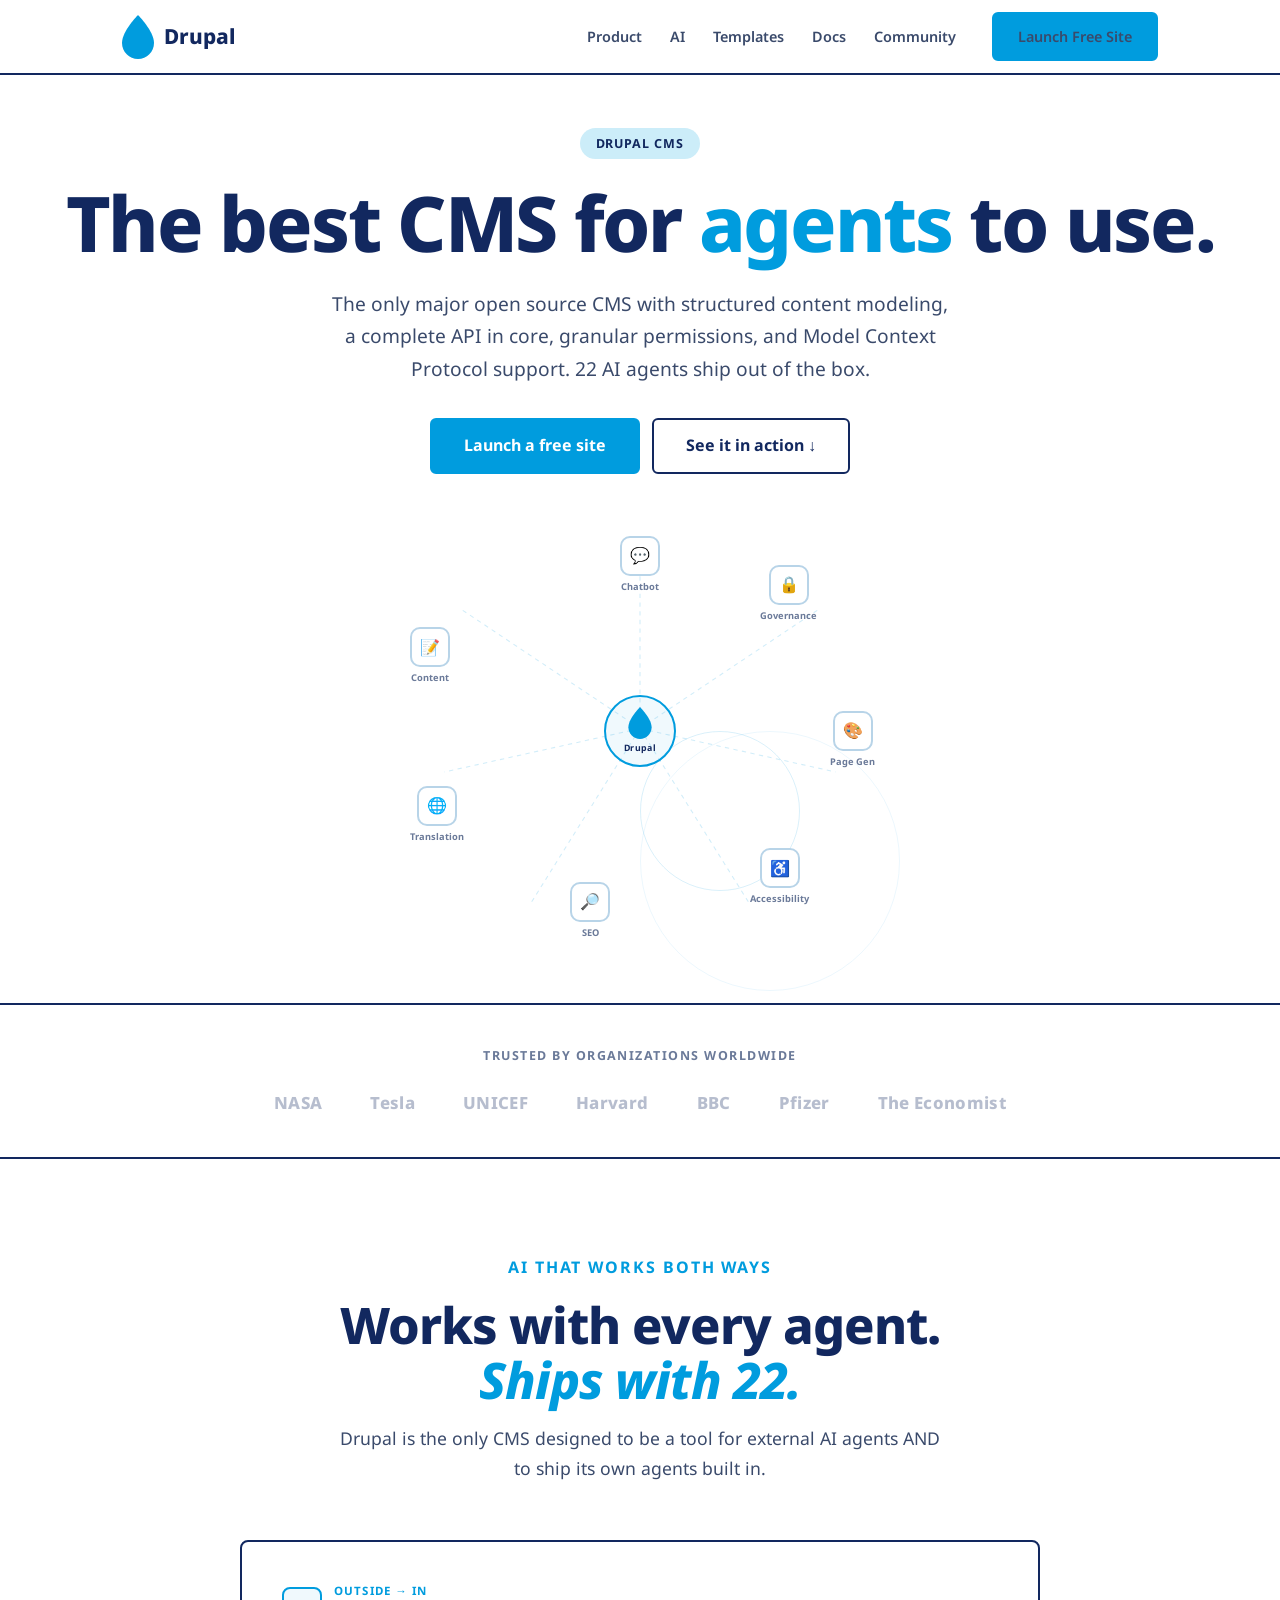
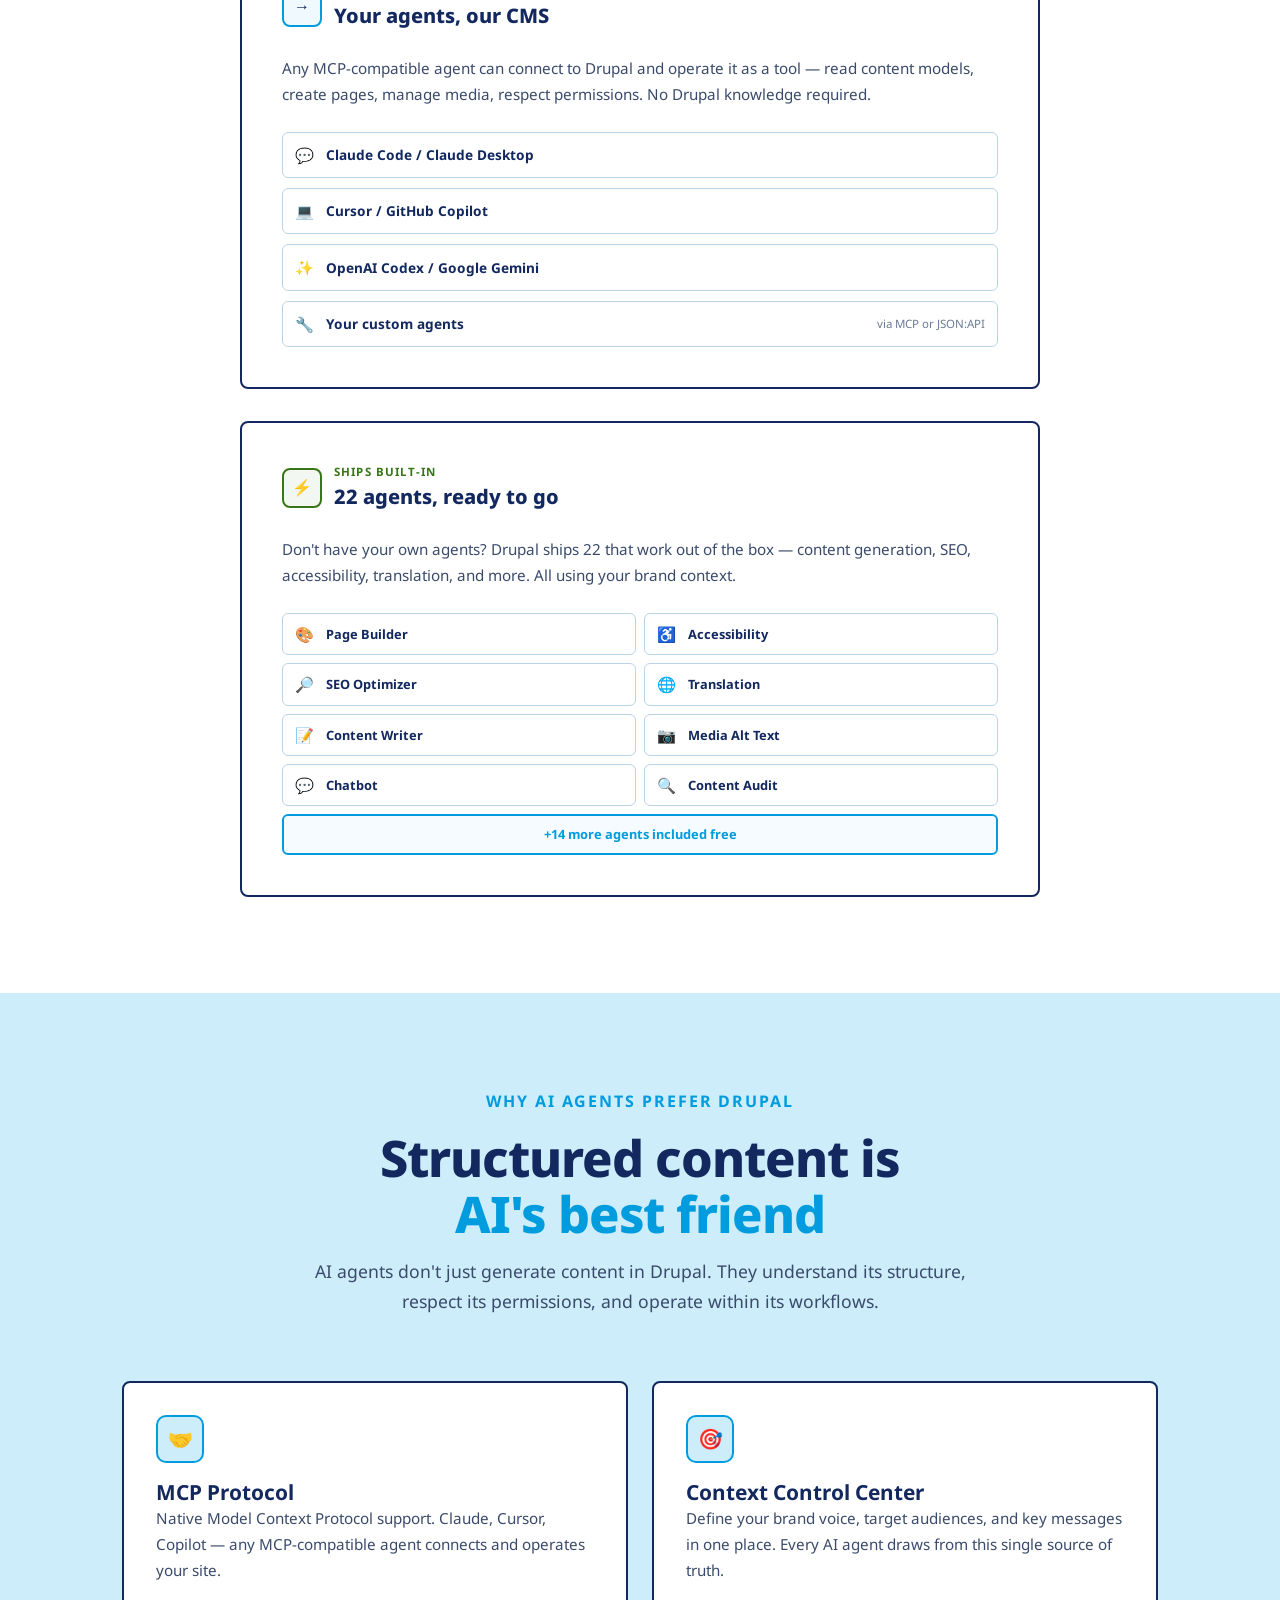
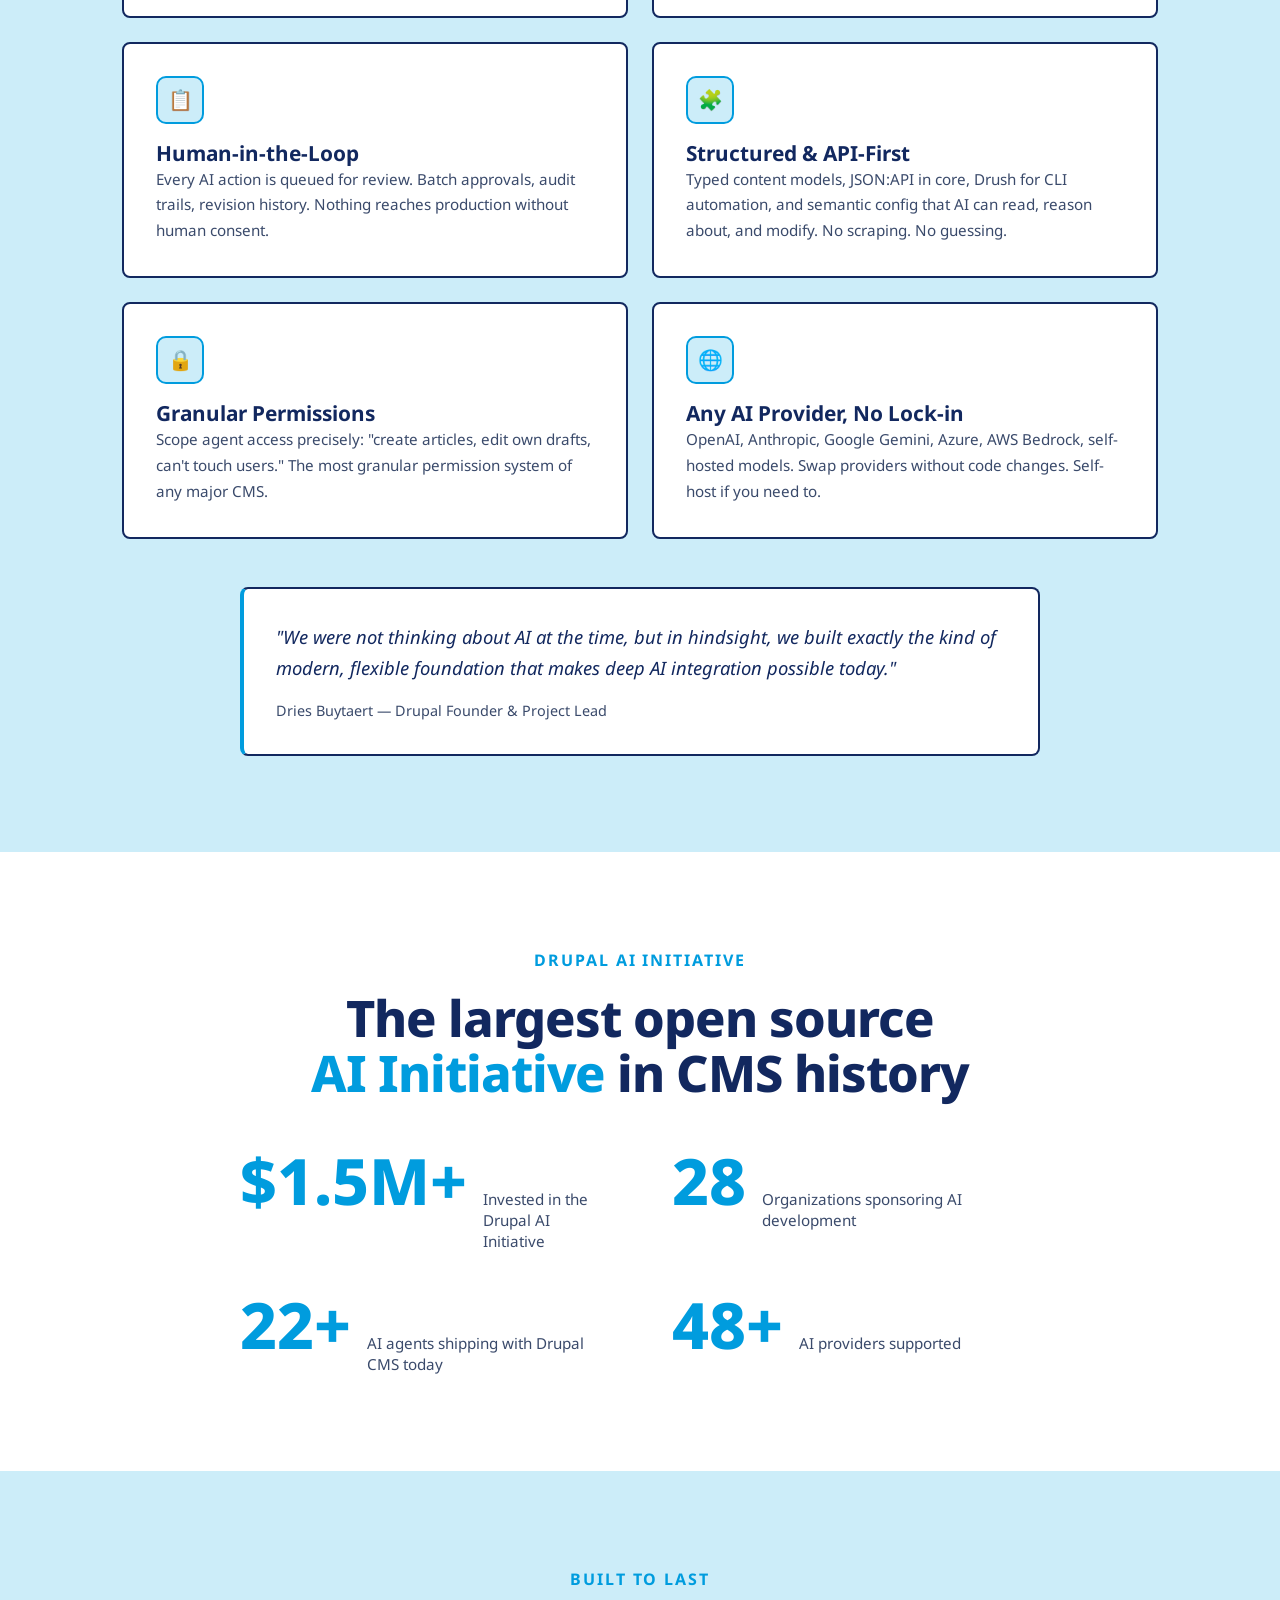
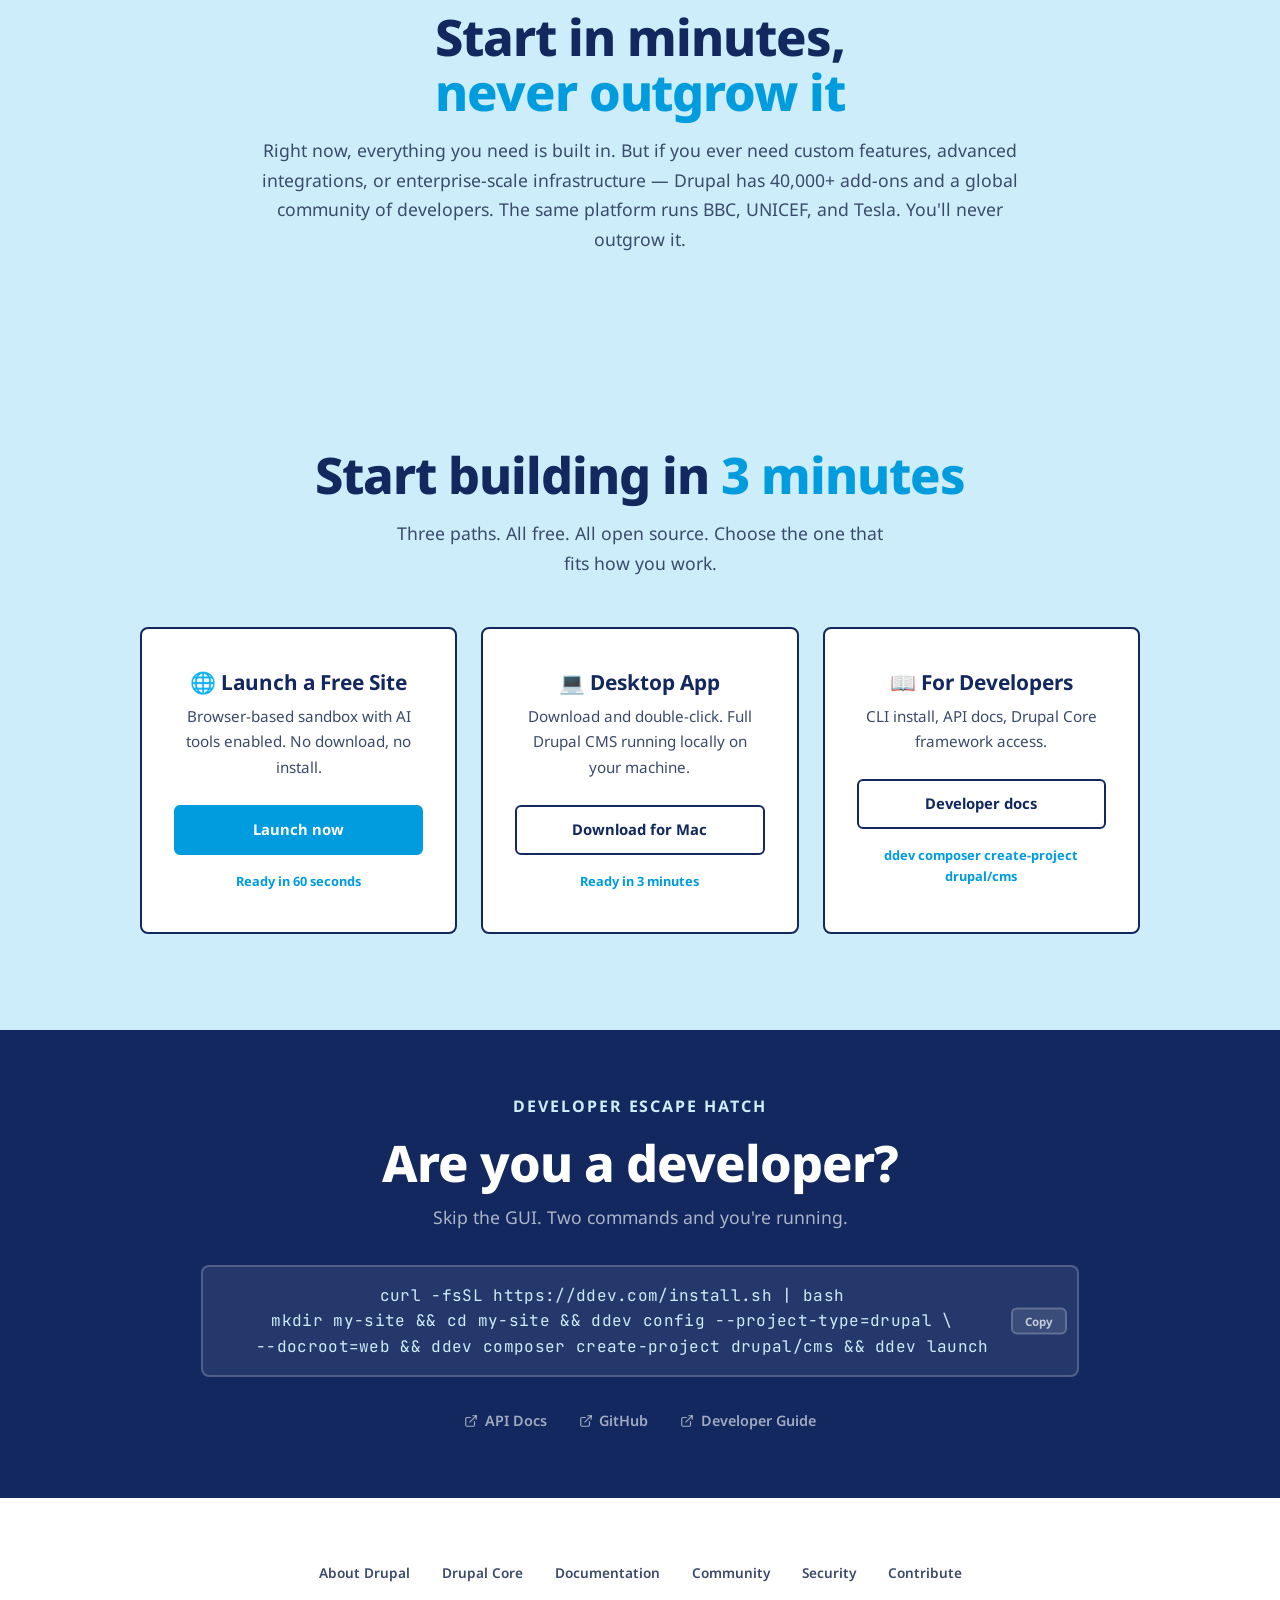
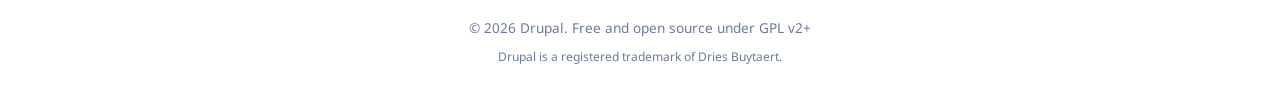
<file: v3.html>
<!DOCTYPE html>
<html lang="en">
<head>
  <meta charset="UTF-8">
  <meta name="viewport" content="width=device-width, initial-scale=1.0">
  <title>Drupal CMS — The Best CMS for Agents to Use</title>
  <link rel="preconnect" href="https://fonts.googleapis.com">
  <link rel="preconnect" href="https://fonts.gstatic.com" crossorigin>
  <link href="https://fonts.googleapis.com/css2?family=Noto+Sans:ital,wght@0,400;0,500;0,600;0,700;0,800;1,400;1,500&family=JetBrains+Mono:wght@400;500&display=swap" rel="stylesheet">
  <style>
    :root {
      --bg: #ffffff;
      --bg-alt: #CCEDF9;
      --text: #12285F;
      --text-secondary: #3a4a6b;
      --text-muted: #6b7a99;
      --drupal-blue: #009CDE;
      --drupal-dark: #006AA9;
      --drupal-navy: #12285F;
      --drupal-light: #CCEDF9;
      --drupal-purple: #CCBAF4;
      --drupal-yellow: #FFC423;
      --drupal-red: #F46351;
      --drupal-green: #397618;
      --success: #397618;
      --success-bg: #f0f7ec;
      --font: 'Noto Sans', -apple-system, BlinkMacSystemFont, 'Segoe UI', sans-serif;
      --mono: 'JetBrains Mono', 'Fira Code', monospace;
      --max-w: 1100px;
      --border: #b8d4e8;
    }

    *, *::before, *::after { box-sizing: border-box; margin: 0; padding: 0; }
    html { scroll-behavior: smooth; -webkit-font-smoothing: antialiased; }
    body { font-family: var(--font); background: var(--bg); color: var(--text); line-height: 1.6; overflow-x: hidden; }
    a { color: var(--drupal-blue); text-decoration: none; transition: color 0.2s; }
    a:hover { color: var(--drupal-dark); }

    h1 {
      font-family: var(--font); font-size: clamp(3rem, 6vw, 5rem); font-weight: 800;
      line-height: 1.05; letter-spacing: -0.03em; color: var(--drupal-navy);
    }
    h2 {
      font-family: var(--font); font-size: clamp(2.25rem, 4vw, 3.15rem); font-weight: 800;
      line-height: 1.1; letter-spacing: -0.02em; color: var(--drupal-navy);
    }
    h3 { font-family: var(--font); font-size: 1.3rem; font-weight: 700; line-height: 1.3; color: var(--drupal-navy); }
    p { font-size: 1.1rem; color: var(--text-secondary); line-height: 1.7; }

    .highlight {
      color: var(--drupal-blue);
    }
    .section-label {
      display: inline-block; font-size: 1rem; font-weight: 700;
      text-transform: uppercase; letter-spacing: 0.12em;
      color: var(--drupal-blue); margin-bottom: 1rem;
    }

    .container { max-width: var(--max-w); margin: 0 auto; padding: 0 2rem; }
    .section { padding: 6rem 0; position: relative; }
    .section-alt { background: var(--bg-alt); }
    .text-center { text-align: center; }
    .mt-2 { margin-top: 1rem; }

    /* Header */
    .header {
      position: fixed; top: 0; left: 0; right: 0; z-index: 100;
      padding: 0.75rem 0;
      background: rgba(255,255,255,0.95);
      backdrop-filter: blur(24px); -webkit-backdrop-filter: blur(24px);
      border-bottom: 2px solid var(--drupal-navy);
    }
    .header-inner { display: flex; justify-content: space-between; align-items: center; }
    .logo { display: flex; align-items: center; gap: 0.6rem; color: var(--text); text-decoration: none; }
    .logo-text { font-size: 1.3rem; font-weight: 800; }
    .nav { display: flex; gap: 1.75rem; align-items: center; }
    .nav a { color: var(--text-secondary); font-size: 0.9rem; font-weight: 600; }
    .nav a:hover { color: var(--text); }

    /* Buttons */
    .btn {
      display: inline-flex; align-items: center; justify-content: center; gap: 0.5rem;
      padding: 0.7rem 1.5rem; border-radius: 6px;
      font-family: var(--font); font-size: 0.925rem; font-weight: 700;
      cursor: pointer; transition: all 0.2s; border: 2px solid transparent; white-space: nowrap;
    }
    .btn-lg { padding: 0.85rem 2rem; font-size: 1rem; }
    .btn-primary { background: var(--drupal-blue); color: #fff; border-color: var(--drupal-blue); }
    .btn-primary:hover { background: var(--drupal-dark); color: #fff; border-color: var(--drupal-dark); }
    .btn-secondary { background: var(--bg); color: var(--drupal-navy); border: 2px solid var(--drupal-navy); }
    .btn-secondary:hover { background: var(--drupal-navy); color: #fff; }

    /* Hero — centered, typography-forward */
    .hero {
      min-height: 100vh; display: flex; flex-direction: column;
      align-items: center; justify-content: center;
      padding: 8rem 2rem 4rem; position: relative; overflow: hidden;
      text-align: center;
    }
    .hero-badge {
      display: inline-block; padding: 0.35rem 1rem; border-radius: 999px;
      font-size: 0.78rem; font-weight: 700; text-transform: uppercase; letter-spacing: 0.08em;
      background: var(--drupal-light); color: var(--drupal-navy); margin-bottom: 1.5rem;
    }
    .hero-subhead {
      font-size: clamp(1.05rem, 1.8vw, 1.2rem); color: var(--text-secondary);
      max-width: 620px; margin: 1.5rem auto 2rem; line-height: 1.7;
    }
    .hero-actions { display: flex; gap: 0.75rem; flex-wrap: wrap; align-items: center; justify-content: center; }

    /* Hero Illustration — centered below headline, smaller */
    .hero-illustration-wrap {
      margin-top: 3rem; max-width: 500px; width: 100%;
    }
    .hero-illustration {
      position: relative; display: flex; align-items: center; justify-content: center;
      aspect-ratio: 1.2; width: 100%;
    }

    /* Hero illustration animations */
    @keyframes hero-pulse-ring {
      0% { transform: translate(-50%, -50%) scale(1); opacity: 0.15; }
      50% { transform: translate(-50%, -50%) scale(1.08); opacity: 0.06; }
      100% { transform: translate(-50%, -50%) scale(1); opacity: 0.15; }
    }
    @keyframes hero-node-float {
      0%, 100% { transform: translateY(0); }
      50% { transform: translateY(-6px); }
    }
    @keyframes hero-dash {
      to { stroke-dashoffset: -16; }
    }
    @keyframes hero-data-packet {
      0% { offset-distance: 0%; opacity: 0; }
      10% { opacity: 1; }
      90% { opacity: 1; }
      100% { offset-distance: 100%; opacity: 0; }
    }
    .hero-illustration .pulse-ring {
      position: absolute; top: 50%; left: 50%; border-radius: 50%;
      border: 1px solid rgba(0,156,222,0.15);
      animation: hero-pulse-ring 3s ease-in-out infinite;
    }
    .hero-illustration .pulse-ring-1 { width: 160px; height: 160px; }
    .hero-illustration .pulse-ring-2 { width: 260px; height: 260px; animation-delay: 1.5s; border-color: rgba(0,156,222,0.08); }
    .hero-illustration .center-node {
      position: relative; z-index: 3; display: flex; flex-direction: column;
      align-items: center; justify-content: center;
      width: 72px; height: 72px; border-radius: 50%;
      background: rgba(0,156,222,0.06); border: 2px solid var(--drupal-blue);
    }
    .hero-illustration .center-node span {
      margin-top: 2px; font-size: 0.55rem; font-weight: 700; letter-spacing: 0.05em; color: var(--drupal-navy);
    }
    .hero-illustration .agent-node {
      position: absolute; z-index: 3; display: flex; flex-direction: column;
      align-items: center; gap: 4px; transition: transform 0.3s;
      animation: hero-node-float 3s ease-in-out infinite;
    }
    .hero-illustration .agent-node .icon-box {
      width: 40px; height: 40px; border-radius: 10px; background: #fff;
      border: 2px solid var(--border); display: flex;
      align-items: center; justify-content: center; font-size: 1rem;
    }
    .hero-illustration .agent-node .node-label {
      font-size: 0.58rem; font-weight: 700; color: var(--text-muted); white-space: nowrap;
    }
    .hero-illustration .lines-svg {
      position: absolute; inset: 0; z-index: 1; pointer-events: none;
    }
    .hero-illustration .dash-line {
      stroke: rgba(0,156,222,0.18); stroke-width: 1;
      stroke-dasharray: 4 4; animation: hero-dash 2s linear infinite;
    }
    .hero-illustration .data-dot {
      fill: #009CDE; animation: hero-data-packet 3s ease-in-out infinite;
    }

    /* Social proof */
    .proof-bar { padding: 2.5rem 0; border-top: 2px solid var(--drupal-navy); border-bottom: 2px solid var(--drupal-navy); background: var(--bg); }
    .proof-bar p { font-size: 0.78rem; text-transform: uppercase; letter-spacing: 0.12em; color: var(--text-muted); margin-bottom: 1.5rem; text-align: center; font-weight: 700; }
    .proof-logos { display: flex; justify-content: center; align-items: center; gap: 3rem; flex-wrap: wrap; }
    .proof-logo { font-size: 1.05rem; font-weight: 800; color: var(--drupal-navy); opacity: 0.3; letter-spacing: 0.02em; transition: opacity 0.3s; }
    .proof-logo:hover { opacity: 0.6; }

    /* Agents section — single column stacked */
    .agents-section { padding: 6rem 0; }
    .agents-header { text-align: center; margin-bottom: 3.5rem; }
    .agents-stack { display: flex; flex-direction: column; gap: 2rem; max-width: 800px; margin: 0 auto; }
    .agents-card {
      background: var(--bg); border: 2px solid var(--drupal-navy);
      border-radius: 8px; padding: 2.5rem;
    }
    .agents-card-header { display: flex; align-items: center; gap: 0.75rem; margin-bottom: 1.5rem; }
    .agents-card-icon {
      width: 40px; height: 40px; border-radius: 8px; display: flex;
      align-items: center; justify-content: center; font-size: 1rem;
      border: 2px solid;
    }
    .agents-card-icon-blue { background: rgba(0,156,222,0.06); border-color: var(--drupal-blue); }
    .agents-card-icon-green { background: rgba(57,118,24,0.06); border-color: var(--success); }
    .agents-card-label { font-size: 0.72rem; font-weight: 700; text-transform: uppercase; letter-spacing: 0.1em; }
    .agents-card-label-blue { color: var(--drupal-blue); }
    .agents-card-label-green { color: var(--success); }
    .agents-card-title { font-size: 1.25rem; font-weight: 800; color: var(--text); }
    .agents-card p { font-size: 0.95rem; color: var(--text-secondary); line-height: 1.7; margin-bottom: 1.5rem; }
    .agents-list { display: flex; flex-direction: column; gap: 0.625rem; }
    .agents-list-item {
      display: flex; align-items: center; gap: 0.75rem; padding: 0.625rem 0.75rem;
      border-radius: 6px; background: var(--bg); border: 1px solid var(--border);
    }
    .agents-list-item span:first-child { font-size: 0.95rem; }
    .agents-list-item span:nth-child(2) { font-size: 0.85rem; font-weight: 700; color: var(--text); }
    .agents-list-item .muted-right { margin-left: auto; font-size: 0.72rem; color: var(--text-muted); font-weight: 400; }
    .agents-grid-2col { display: grid; grid-template-columns: 1fr 1fr; gap: 0.5rem; }
    .agents-grid-2col .agents-list-item { padding: 0.5rem 0.75rem; }
    .agents-grid-2col .agents-list-item span:nth-child(2) { font-size: 0.8rem; }
    .agents-more {
      grid-column: span 2; text-align: center; padding: 0.5rem 0.75rem;
      border-radius: 6px; font-size: 0.8rem; font-weight: 700;
      background: rgba(0,156,222,0.04); border: 2px solid var(--drupal-blue); color: var(--drupal-blue);
    }

    /* Structured content — 2-column cards */
    .features-grid { display: grid; grid-template-columns: 1fr 1fr; gap: 1.5rem; }
    .card {
      background: var(--bg); border: 2px solid var(--drupal-navy);
      border-radius: 8px; padding: 2rem;
      transition: border-color 0.2s;
    }
    .card:hover { border-color: var(--drupal-blue); }
    .card-icon {
      width: 48px; height: 48px; border-radius: 10px;
      background: var(--drupal-light);
      display: flex; align-items: center; justify-content: center;
      font-size: 1.25rem; margin-bottom: 1rem;
      border: 2px solid var(--drupal-blue);
    }

    /* Stats — huge numbers, 2x2 grid with number-left label-right */
    .stats-grid {
      display: grid; grid-template-columns: 1fr 1fr; gap: 2.5rem 4rem;
      max-width: 800px; margin: 3rem auto 0;
    }
    .stat-item { display: flex; align-items: baseline; gap: 1rem; }
    .stat-number {
      font-family: var(--font); font-size: clamp(3rem, 5vw, 5rem); font-weight: 800;
      color: var(--drupal-blue); line-height: 1; flex-shrink: 0;
    }
    .stat-label { font-size: 0.95rem; color: var(--text-secondary); line-height: 1.4; }

    /* Quote */
    .quote-block {
      max-width: 800px; margin: 3rem auto 0; padding: 2rem;
      border-left: 4px solid var(--drupal-blue); background: var(--bg);
      border: 2px solid var(--drupal-navy); border-left: 4px solid var(--drupal-blue);
      border-radius: 8px;
    }
    .quote-block blockquote {
      font-size: 1.15rem; font-style: italic; color: var(--text); line-height: 1.7;
    }
    .quote-block cite {
      display: block; margin-top: 1rem; font-size: 0.9rem;
      color: var(--text-secondary); font-style: normal;
    }

    /* Growth section */
    .growth-section { padding: 6rem 0; }
    .growth-inner { max-width: 800px; margin: 0 auto; text-align: center; }

    /* CTA Section */
    .cta-section { text-align: center; padding: 6rem 0; background: var(--drupal-light); }
    .cta-paths { display: grid; grid-template-columns: repeat(3, 1fr); gap: 1.5rem; margin-top: 3rem; max-width: 1000px; margin-left: auto; margin-right: auto; }
    .cta-path {
      background: var(--bg); border: 2px solid var(--drupal-navy);
      border-radius: 8px; padding: 2.5rem 2rem; text-align: center;
      transition: border-color 0.2s;
    }
    .cta-path:hover { border-color: var(--drupal-blue); }
    .cta-path h3 { margin-bottom: 0.5rem; }
    .cta-path p { font-size: 0.95rem; margin-bottom: 1.5rem; }
    .cta-path .time { font-size: 0.8rem; color: var(--drupal-blue); font-weight: 700; margin-top: 1rem; }

    /* Developer section */
    .developer-section {
      padding: 4rem 0; text-align: center;
      background: var(--drupal-navy); color: #fff;
    }
    .developer-section .section-label { color: var(--drupal-light); }
    .developer-heading { color: #fff; margin-bottom: 0.75rem; }
    .developer-subhead { color: rgba(255,255,255,0.65); margin-bottom: 2rem; }
    .code-block {
      display: inline-block; background: rgba(255,255,255,0.08);
      border: 2px solid rgba(255,255,255,0.2); border-radius: 8px;
      padding: 1rem 5.5rem 1rem 2rem; font-family: var(--mono); font-size: 1rem;
      color: var(--drupal-light); position: relative; letter-spacing: 0.02em;
    }
    .code-block-copy {
      position: absolute; right: 10px; top: 50%; transform: translateY(-50%);
      background: rgba(255,255,255,0.1); border: 2px solid rgba(255,255,255,0.2);
      color: rgba(255,255,255,0.7); padding: 4px 12px; border-radius: 6px;
      font-size: 0.72rem; font-weight: 700; cursor: pointer;
      font-family: var(--font); transition: all 0.2s;
    }
    .code-block-copy:hover { background: rgba(255,255,255,0.18); color: #fff; }
    .developer-links { display: flex; justify-content: center; gap: 2rem; margin-top: 2rem; }
    .developer-links a {
      color: rgba(255,255,255,0.6); font-size: 0.9rem; font-weight: 600;
      display: flex; align-items: center; gap: 0.4rem; transition: color 0.2s;
    }
    .developer-links a:hover { color: #fff; }
    .developer-links a svg { width: 14px; height: 14px; stroke: currentColor; fill: none; stroke-width: 2; }

    /* Footer */
    .footer { padding: 4rem 0 2rem; border-top: 2px solid var(--drupal-navy); text-align: center; }
    .footer p { font-size: 0.85rem; color: var(--text-muted); }
    .footer-links { display: flex; justify-content: center; gap: 2rem; margin-bottom: 2rem; flex-wrap: wrap; }
    .footer-links a { font-size: 0.85rem; color: var(--text-secondary); font-weight: 600; }

    /* Animations — subtler, 12px instead of 24px */
    @keyframes fadeInUp { from { opacity: 0; transform: translateY(12px); } to { opacity: 1; transform: translateY(0); } }
    .animate { animation: fadeInUp 0.5s ease-out both; }
    .animate-d1 { animation-delay: 0.1s; }
    .animate-d2 { animation-delay: 0.2s; }
    .animate-d3 { animation-delay: 0.3s; }
    .animate-d4 { animation-delay: 0.4s; }

    /* Responsive */
    @media (max-width: 900px) {
      .features-grid, .cta-paths, .stats-grid { grid-template-columns: 1fr; }
      .hero { min-height: auto; padding: 7rem 2rem 3rem; }
      .nav { display: none; }
      .proof-logos { gap: 1.5rem; }
      .developer-links { flex-direction: column; gap: 1rem; }
      .agents-grid-2col { grid-template-columns: 1fr; }
      .agents-more { grid-column: span 1; }
    }
    @media (max-width: 480px) {
      h1 { font-size: 2.5rem; }
      .hero-actions { flex-direction: column; width: 100%; }
      .hero-actions .btn { width: 100%; }
      .stat-item { flex-direction: column; gap: 0.25rem; }
    }
  </style>
</head>
<body>

  <header class="header">
    <div class="container header-inner">
      <a href="#" class="logo">
        <svg width="32" height="44" viewBox="0 0 32 44" fill="none"><path d="M16 0S0 16 0 28c0 8.8 7.2 16 16 16s16-7.2 16-16C32 16 16 0 16 0z" fill="#009CDE"/></svg>
        <span class="logo-text">Drupal</span>
      </a>
      <nav class="nav">
        <a href="#">Product</a>
        <a href="#">AI</a>
        <a href="#">Templates</a>
        <a href="#">Docs</a>
        <a href="#">Community</a>
        <a href="#" class="btn btn-primary" style="margin-left:0.5rem;">Launch Free Site</a>
      </nav>
    </div>
  </header>

  <!-- HERO — centered, massive headline, illustration below -->
  <section class="hero">
    <div class="hero-badge animate">Drupal CMS</div>
    <h1 class="animate animate-d1">The best CMS for <span class="highlight">agents</span> to use.</h1>
    <p class="hero-subhead animate animate-d2">The only major open source CMS with structured content modeling, a complete API in core, granular permissions, and Model Context Protocol support. 22 AI agents ship out of the box.</p>
    <div class="hero-actions animate animate-d3">
      <a href="#" class="btn btn-primary btn-lg">Launch a free site</a>
      <a href="#" class="btn btn-secondary btn-lg">See it in action &darr;</a>
    </div>
    <div class="hero-illustration-wrap animate animate-d4">
      <div class="hero-illustration">
        <!-- Pulse rings -->
        <div class="pulse-ring pulse-ring-1"></div>
        <div class="pulse-ring pulse-ring-2"></div>

        <!-- Connection lines + data packets -->
        <svg viewBox="0 0 460 380" preserveAspectRatio="xMidYMid meet" class="lines-svg">
          <line x1="230" y1="190" x2="230" y2="30" class="dash-line"/>
          <line x1="230" y1="190" x2="395" y2="80" class="dash-line" style="animation-delay:0.3s"/>
          <line x1="230" y1="190" x2="410" y2="230" class="dash-line" style="animation-delay:0.6s"/>
          <line x1="230" y1="190" x2="330" y2="350" class="dash-line" style="animation-delay:0.9s"/>
          <line x1="230" y1="190" x2="130" y2="350" class="dash-line" style="animation-delay:1.2s"/>
          <line x1="230" y1="190" x2="50" y2="230" class="dash-line" style="animation-delay:1.5s"/>
          <line x1="230" y1="190" x2="65" y2="80" class="dash-line" style="animation-delay:1.8s"/>
          <!-- Data packets -->
          <circle r="3" class="data-dot" style="offset-path:path('M 230 190 L 230 30');"><animate attributeName="opacity" values="0;0.8;0.8;0" keyTimes="0;0.1;0.9;1" dur="2.5s" repeatCount="indefinite"/></circle>
          <circle r="3" class="data-dot" style="offset-path:path('M 230 190 L 395 80');animation-delay:0.8s;"><animate attributeName="opacity" values="0;0.8;0.8;0" keyTimes="0;0.1;0.9;1" dur="2.8s" begin="0.8s" repeatCount="indefinite"/></circle>
          <circle r="3" class="data-dot" style="offset-path:path('M 230 190 L 410 230');animation-delay:1.6s;"><animate attributeName="opacity" values="0;0.8;0.8;0" keyTimes="0;0.1;0.9;1" dur="3.1s" begin="1.6s" repeatCount="indefinite"/></circle>
          <circle r="3" class="data-dot" style="offset-path:path('M 230 190 L 330 350');animation-delay:2.4s;"><animate attributeName="opacity" values="0;0.8;0.8;0" keyTimes="0;0.1;0.9;1" dur="3.4s" begin="2.4s" repeatCount="indefinite"/></circle>
          <circle r="3" class="data-dot" style="offset-path:path('M 230 190 L 130 350');animation-delay:3.2s;"><animate attributeName="opacity" values="0;0.8;0.8;0" keyTimes="0;0.1;0.9;1" dur="3.7s" begin="3.2s" repeatCount="indefinite"/></circle>
          <circle r="3" class="data-dot" style="offset-path:path('M 230 190 L 50 230');animation-delay:4s;"><animate attributeName="opacity" values="0;0.8;0.8;0" keyTimes="0;0.1;0.9;1" dur="4s" begin="4s" repeatCount="indefinite"/></circle>
          <circle r="3" class="data-dot" style="offset-path:path('M 230 190 L 65 80');animation-delay:4.8s;"><animate attributeName="opacity" values="0;0.8;0.8;0" keyTimes="0;0.1;0.9;1" dur="4.3s" begin="4.8s" repeatCount="indefinite"/></circle>
        </svg>

        <!-- Center Drupal node -->
        <div class="center-node">
          <svg width="24" height="32" viewBox="0 0 32 44" fill="none"><path d="M16 0S0 16 0 28c0 8.8 7.2 16 16 16s16-7.2 16-16C32 16 16 0 16 0z" fill="#009CDE"/></svg>
          <span>Drupal</span>
        </div>

        <!-- Agent nodes -->
        <div class="agent-node" style="top:calc(8% - 20px);left:calc(50% - 20px);animation-delay:2.5s;">
          <div class="icon-box">&#x1f4ac;</div>
          <span class="node-label">Chatbot</span>
        </div>
        <div class="agent-node" style="top:calc(15% - 20px);left:calc(78% - 20px);animation-delay:3s;">
          <div class="icon-box">&#x1f512;</div>
          <span class="node-label">Governance</span>
        </div>
        <div class="agent-node" style="top:calc(50% - 20px);left:calc(92% - 20px);animation-delay:0s;">
          <div class="icon-box">&#x1f3a8;</div>
          <span class="node-label">Page Gen</span>
        </div>
        <div class="agent-node" style="top:calc(83% - 20px);left:calc(76% - 20px);animation-delay:0.5s;">
          <div class="icon-box">&#x267f;</div>
          <span class="node-label">Accessibility</span>
        </div>
        <div class="agent-node" style="top:calc(91% - 20px);left:calc(40% - 20px);animation-delay:1s;">
          <div class="icon-box">&#x1f50e;</div>
          <span class="node-label">SEO</span>
        </div>
        <div class="agent-node" style="top:calc(68% - 20px);left:calc(8% - 20px);animation-delay:1.5s;">
          <div class="icon-box">&#x1f310;</div>
          <span class="node-label">Translation</span>
        </div>
        <div class="agent-node" style="top:calc(30% - 20px);left:calc(8% - 20px);animation-delay:2s;">
          <div class="icon-box">&#x1f4dd;</div>
          <span class="node-label">Content</span>
        </div>
      </div>
    </div>
  </section>

  <!-- SOCIAL PROOF LOGOS -->
  <div class="proof-bar">
    <div class="container">
      <p>Trusted by organizations worldwide</p>
      <div class="proof-logos">
        <span class="proof-logo">NASA</span>
        <span class="proof-logo">Tesla</span>
        <span class="proof-logo">UNICEF</span>
        <span class="proof-logo">Harvard</span>
        <span class="proof-logo">BBC</span>
        <span class="proof-logo">Pfizer</span>
        <span class="proof-logo">The Economist</span>
      </div>
    </div>
  </div>

  <!-- WORKS WITH EVERY AGENT — single column stacked -->
  <section class="agents-section">
    <div class="container">
      <div class="agents-header">
        <span class="section-label">AI that works both ways</span>
        <h2>Works with every agent.<br><span class="highlight" style="font-style:italic;">Ships with 22.</span></h2>
        <p class="mt-2" style="max-width:620px;margin-left:auto;margin-right:auto;">Drupal is the only CMS designed to be a tool for external AI agents AND to ship its own agents built in.</p>
      </div>
      <div class="agents-stack">
        <!-- Card 1: Outside In -->
        <div class="agents-card">
          <div class="agents-card-header">
            <div class="agents-card-icon agents-card-icon-blue">&rarr;</div>
            <div>
              <div class="agents-card-label agents-card-label-blue">Outside &rarr; In</div>
              <div class="agents-card-title">Your agents, our CMS</div>
            </div>
          </div>
          <p>Any MCP-compatible agent can connect to Drupal and operate it as a tool — read content models, create pages, manage media, respect permissions. No Drupal knowledge required.</p>
          <div class="agents-list">
            <div class="agents-list-item"><span>&#x1f4ac;</span><span>Claude Code / Claude Desktop</span></div>
            <div class="agents-list-item"><span>&#x1f4bb;</span><span>Cursor / GitHub Copilot</span></div>
            <div class="agents-list-item"><span>&#x2728;</span><span>OpenAI Codex / Google Gemini</span></div>
            <div class="agents-list-item"><span>&#x1f527;</span><span>Your custom agents</span><span class="muted-right">via MCP or JSON:API</span></div>
          </div>
        </div>
        <!-- Card 2: Ships built-in -->
        <div class="agents-card">
          <div class="agents-card-header">
            <div class="agents-card-icon agents-card-icon-green">&#x26a1;</div>
            <div>
              <div class="agents-card-label agents-card-label-green">Ships built-in</div>
              <div class="agents-card-title">22 agents, ready to go</div>
            </div>
          </div>
          <p>Don't have your own agents? Drupal ships 22 that work out of the box — content generation, SEO, accessibility, translation, and more. All using your brand context.</p>
          <div class="agents-grid-2col">
            <div class="agents-list-item"><span>&#x1f3a8;</span><span>Page Builder</span></div>
            <div class="agents-list-item"><span>&#x267f;</span><span>Accessibility</span></div>
            <div class="agents-list-item"><span>&#x1f50e;</span><span>SEO Optimizer</span></div>
            <div class="agents-list-item"><span>&#x1f310;</span><span>Translation</span></div>
            <div class="agents-list-item"><span>&#x1f4dd;</span><span>Content Writer</span></div>
            <div class="agents-list-item"><span>&#x1f4f7;</span><span>Media Alt Text</span></div>
            <div class="agents-list-item"><span>&#x1f4ac;</span><span>Chatbot</span></div>
            <div class="agents-list-item"><span>&#x1f50d;</span><span>Content Audit</span></div>
            <div class="agents-more">+14 more agents included free</div>
          </div>
        </div>
      </div>
    </div>
  </section>

  <!-- STRUCTURED CONTENT IS AI'S BEST FRIEND — 2 column cards -->
  <section class="section section-alt">
    <div class="container">
      <div class="text-center" style="max-width:700px;margin:0 auto 4rem;">
        <span class="section-label">Why AI agents prefer Drupal</span>
        <h2>Structured content is<br><span class="highlight">AI's best friend</span></h2>
        <p class="mt-2">AI agents don't just generate content in Drupal. They understand its structure, respect its permissions, and operate within its workflows.</p>
      </div>
      <div class="features-grid">
        <div class="card">
          <div class="card-icon">&#x1f91d;</div>
          <h3>MCP Protocol</h3>
          <p style="font-size:0.95rem;">Native Model Context Protocol support. Claude, Cursor, Copilot — any MCP-compatible agent connects and operates your site.</p>
        </div>
        <div class="card">
          <div class="card-icon">&#x1f3af;</div>
          <h3>Context Control Center</h3>
          <p style="font-size:0.95rem;">Define your brand voice, target audiences, and key messages in one place. Every AI agent draws from this single source of truth.</p>
        </div>
        <div class="card">
          <div class="card-icon">&#x1f4cb;</div>
          <h3>Human-in-the-Loop</h3>
          <p style="font-size:0.95rem;">Every AI action is queued for review. Batch approvals, audit trails, revision history. Nothing reaches production without human consent.</p>
        </div>
        <div class="card">
          <div class="card-icon">&#x1f9e9;</div>
          <h3>Structured &amp; API-First</h3>
          <p style="font-size:0.95rem;">Typed content models, JSON:API in core, Drush for CLI automation, and semantic config that AI can read, reason about, and modify. No scraping. No guessing.</p>
        </div>
        <div class="card">
          <div class="card-icon">&#x1f512;</div>
          <h3>Granular Permissions</h3>
          <p style="font-size:0.95rem;">Scope agent access precisely: "create articles, edit own drafts, can't touch users." The most granular permission system of any major CMS.</p>
        </div>
        <div class="card">
          <div class="card-icon">&#x1f310;</div>
          <h3>Any AI Provider, No Lock-in</h3>
          <p style="font-size:0.95rem;">OpenAI, Anthropic, Google Gemini, Azure, AWS Bedrock, self-hosted models. Swap providers without code changes. Self-host if you need to.</p>
        </div>
      </div>
      <div class="quote-block">
        <blockquote>
          "We were not thinking about AI at the time, but in hindsight, we built exactly the kind of modern, flexible foundation that makes deep AI integration possible today."
        </blockquote>
        <cite>Dries Buytaert — Drupal Founder &amp; Project Lead</cite>
      </div>
    </div>
  </section>

  <!-- DRUPAL AI INITIATIVE — huge stats in 2x2 grid -->
  <section class="section">
    <div class="container">
      <div class="text-center" style="max-width:700px;margin:0 auto;">
        <span class="section-label">Drupal AI Initiative</span>
        <h2>The largest open source<br><span class="highlight">AI Initiative</span> in CMS history</h2>
      </div>
      <div class="stats-grid">
        <div class="stat-item">
          <div class="stat-number">$1.5M+</div>
          <div class="stat-label">Invested in the Drupal AI Initiative</div>
        </div>
        <div class="stat-item">
          <div class="stat-number">28</div>
          <div class="stat-label">Organizations sponsoring AI development</div>
        </div>
        <div class="stat-item">
          <div class="stat-number">22+</div>
          <div class="stat-label">AI agents shipping with Drupal CMS today</div>
        </div>
        <div class="stat-item">
          <div class="stat-number">48+</div>
          <div class="stat-label">AI providers supported</div>
        </div>
      </div>
    </div>
  </section>

  <!-- START IN MINUTES, NEVER OUTGROW IT -->
  <section class="section section-alt">
    <div class="container">
      <div class="growth-inner">
        <span class="section-label">Built to last</span>
        <h2>Start in minutes,<br><span class="highlight">never outgrow it</span></h2>
        <p class="mt-2">Right now, everything you need is built in. But if you ever need custom features, advanced integrations, or enterprise-scale infrastructure — Drupal has 40,000+ add-ons and a global community of developers. The same platform runs BBC, UNICEF, and Tesla. You'll never outgrow it.</p>
      </div>
    </div>
  </section>

  <!-- START BUILDING IN 3 MINUTES -->
  <section class="cta-section">
    <div class="container">
      <h2>Start building in <span class="highlight">3 minutes</span></h2>
      <p class="mt-2" style="max-width:500px;margin-left:auto;margin-right:auto;">Three paths. All free. All open source. Choose the one that fits how you work.</p>
      <div class="cta-paths">
        <div class="cta-path">
          <h3>&#x1f310; Launch a Free Site</h3>
          <p>Browser-based sandbox with AI tools enabled. No download, no install.</p>
          <a href="#" class="btn btn-primary" style="width:100%;">Launch now</a>
          <div class="time">Ready in 60 seconds</div>
        </div>
        <div class="cta-path">
          <h3>&#x1f4bb; Desktop App</h3>
          <p>Download and double-click. Full Drupal CMS running locally on your machine.</p>
          <a href="#" class="btn btn-secondary" style="width:100%;">Download for Mac</a>
          <div class="time">Ready in 3 minutes</div>
        </div>
        <div class="cta-path">
          <h3>&#x1f4d6; For Developers</h3>
          <p>CLI install, API docs, Drupal Core framework access.</p>
          <a href="#" class="btn btn-secondary" style="width:100%;">Developer docs</a>
          <div class="time">ddev composer create-project drupal/cms</div>
        </div>
      </div>
    </div>
  </section>

  <!-- ARE YOU A DEVELOPER? -->
  <section class="developer-section">
    <div class="container">
      <span class="section-label">Developer escape hatch</span>
      <h2 class="developer-heading">Are you a developer?</h2>
      <p class="developer-subhead">Skip the GUI. Two commands and you're running.</p>
      <div class="code-block">
        <button class="code-block-copy" onclick="navigator.clipboard.writeText('curl -fsSL https://ddev.com/install.sh | bash\nmkdir my-site && cd my-site && ddev config --project-type=drupal --docroot=web && ddev composer create-project drupal/cms && ddev launch')">Copy</button>
        curl -fsSL https://ddev.com/install.sh | bash<br>
        mkdir my-site && cd my-site && ddev config --project-type=drupal \<br>
        &nbsp;&nbsp;--docroot=web && ddev composer create-project drupal/cms && ddev launch
      </div>
      <div class="developer-links">
        <a href="#">
          <svg viewBox="0 0 24 24" stroke-linecap="round" stroke-linejoin="round"><path d="M18 13v6a2 2 0 0 1-2 2H5a2 2 0 0 1-2-2V8a2 2 0 0 1 2-2h6"/><polyline points="15 3 21 3 21 9"/><line x1="10" y1="14" x2="21" y2="3"/></svg>
          API Docs
        </a>
        <a href="#">
          <svg viewBox="0 0 24 24" stroke-linecap="round" stroke-linejoin="round"><path d="M18 13v6a2 2 0 0 1-2 2H5a2 2 0 0 1-2-2V8a2 2 0 0 1 2-2h6"/><polyline points="15 3 21 3 21 9"/><line x1="10" y1="14" x2="21" y2="3"/></svg>
          GitHub
        </a>
        <a href="#">
          <svg viewBox="0 0 24 24" stroke-linecap="round" stroke-linejoin="round"><path d="M18 13v6a2 2 0 0 1-2 2H5a2 2 0 0 1-2-2V8a2 2 0 0 1 2-2h6"/><polyline points="15 3 21 3 21 9"/><line x1="10" y1="14" x2="21" y2="3"/></svg>
          Developer Guide
        </a>
      </div>
    </div>
  </section>

  <!-- FOOTER -->
  <footer class="footer">
    <div class="container">
      <div class="footer-links">
        <a href="#">About Drupal</a>
        <a href="#">Drupal Core</a>
        <a href="#">Documentation</a>
        <a href="#">Community</a>
        <a href="#">Security</a>
        <a href="#">Contribute</a>
      </div>
      <p>&copy; 2026 Drupal. Free and open source under GPL v2+</p>
      <p style="margin-top:0.5rem;font-size:0.75rem;">Drupal is a registered trademark of Dries Buytaert.</p>
    </div>
  </footer>

</body>
</html>
</file>
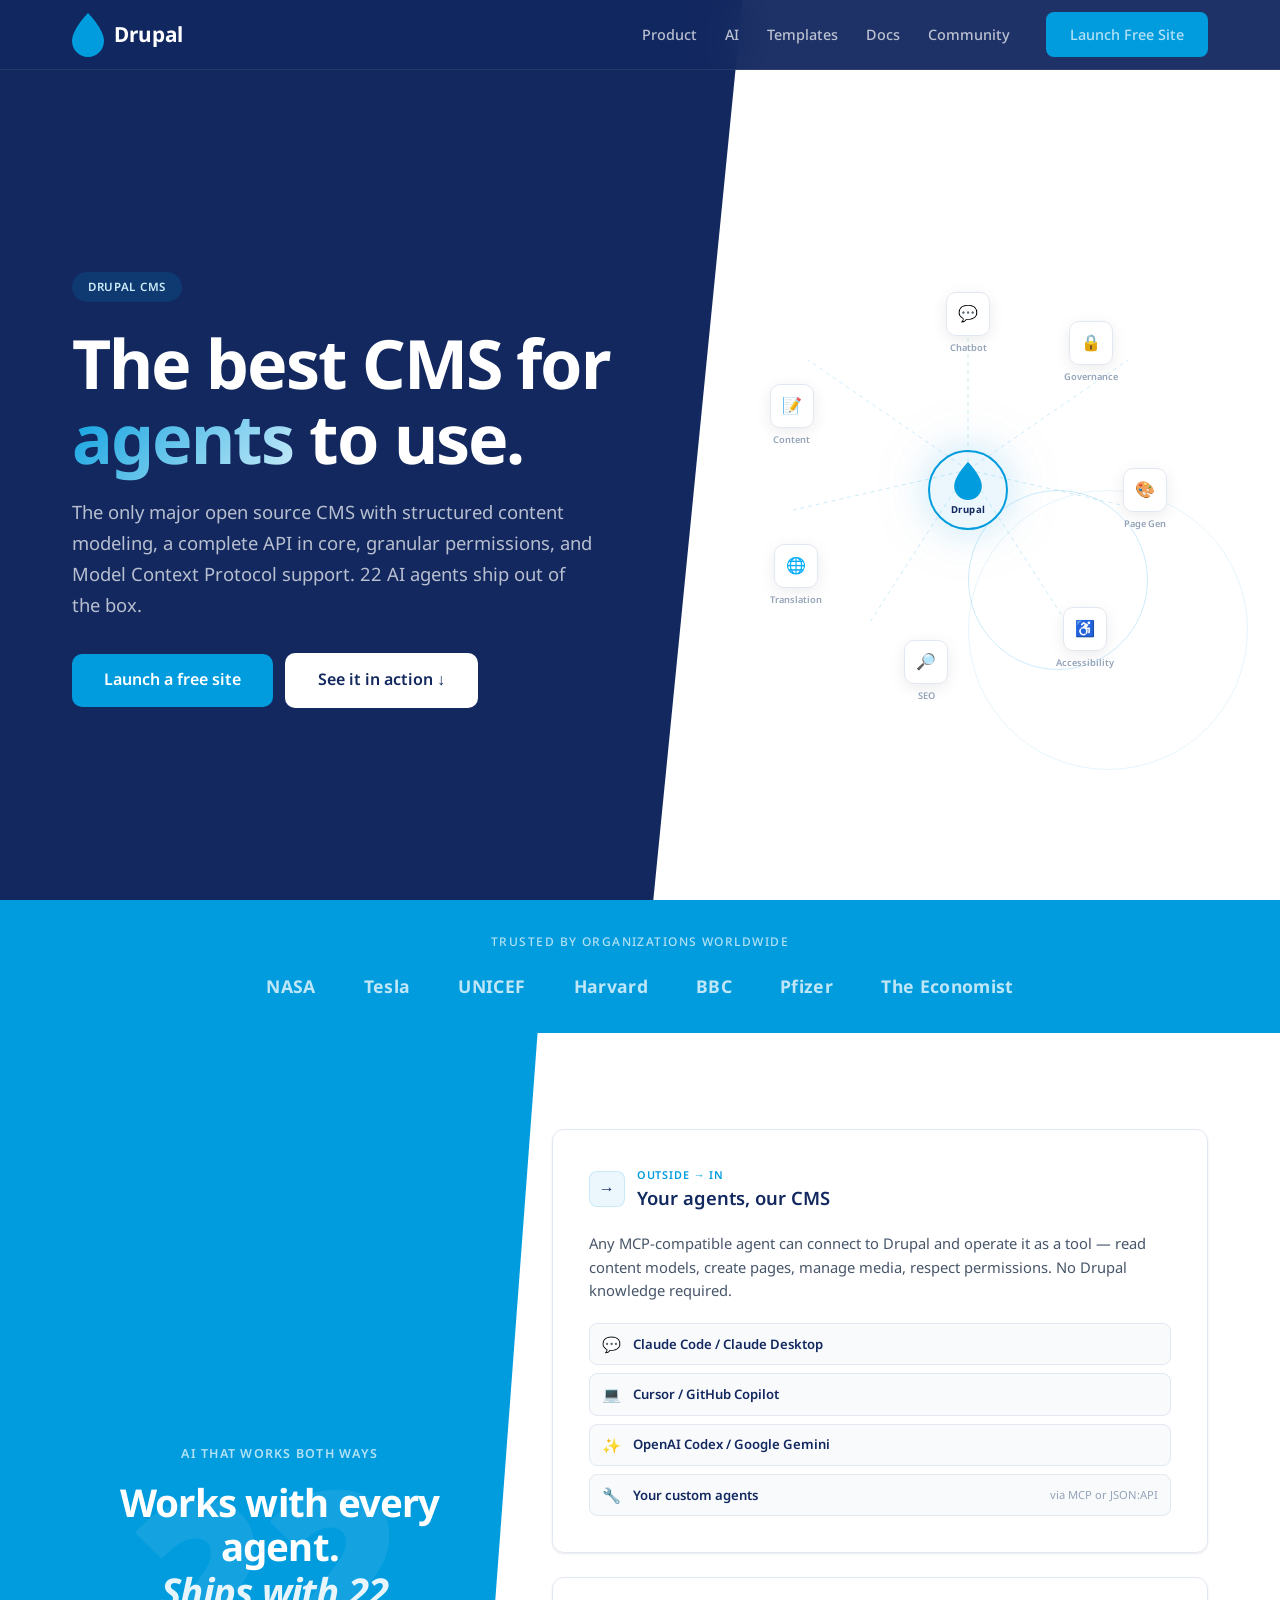
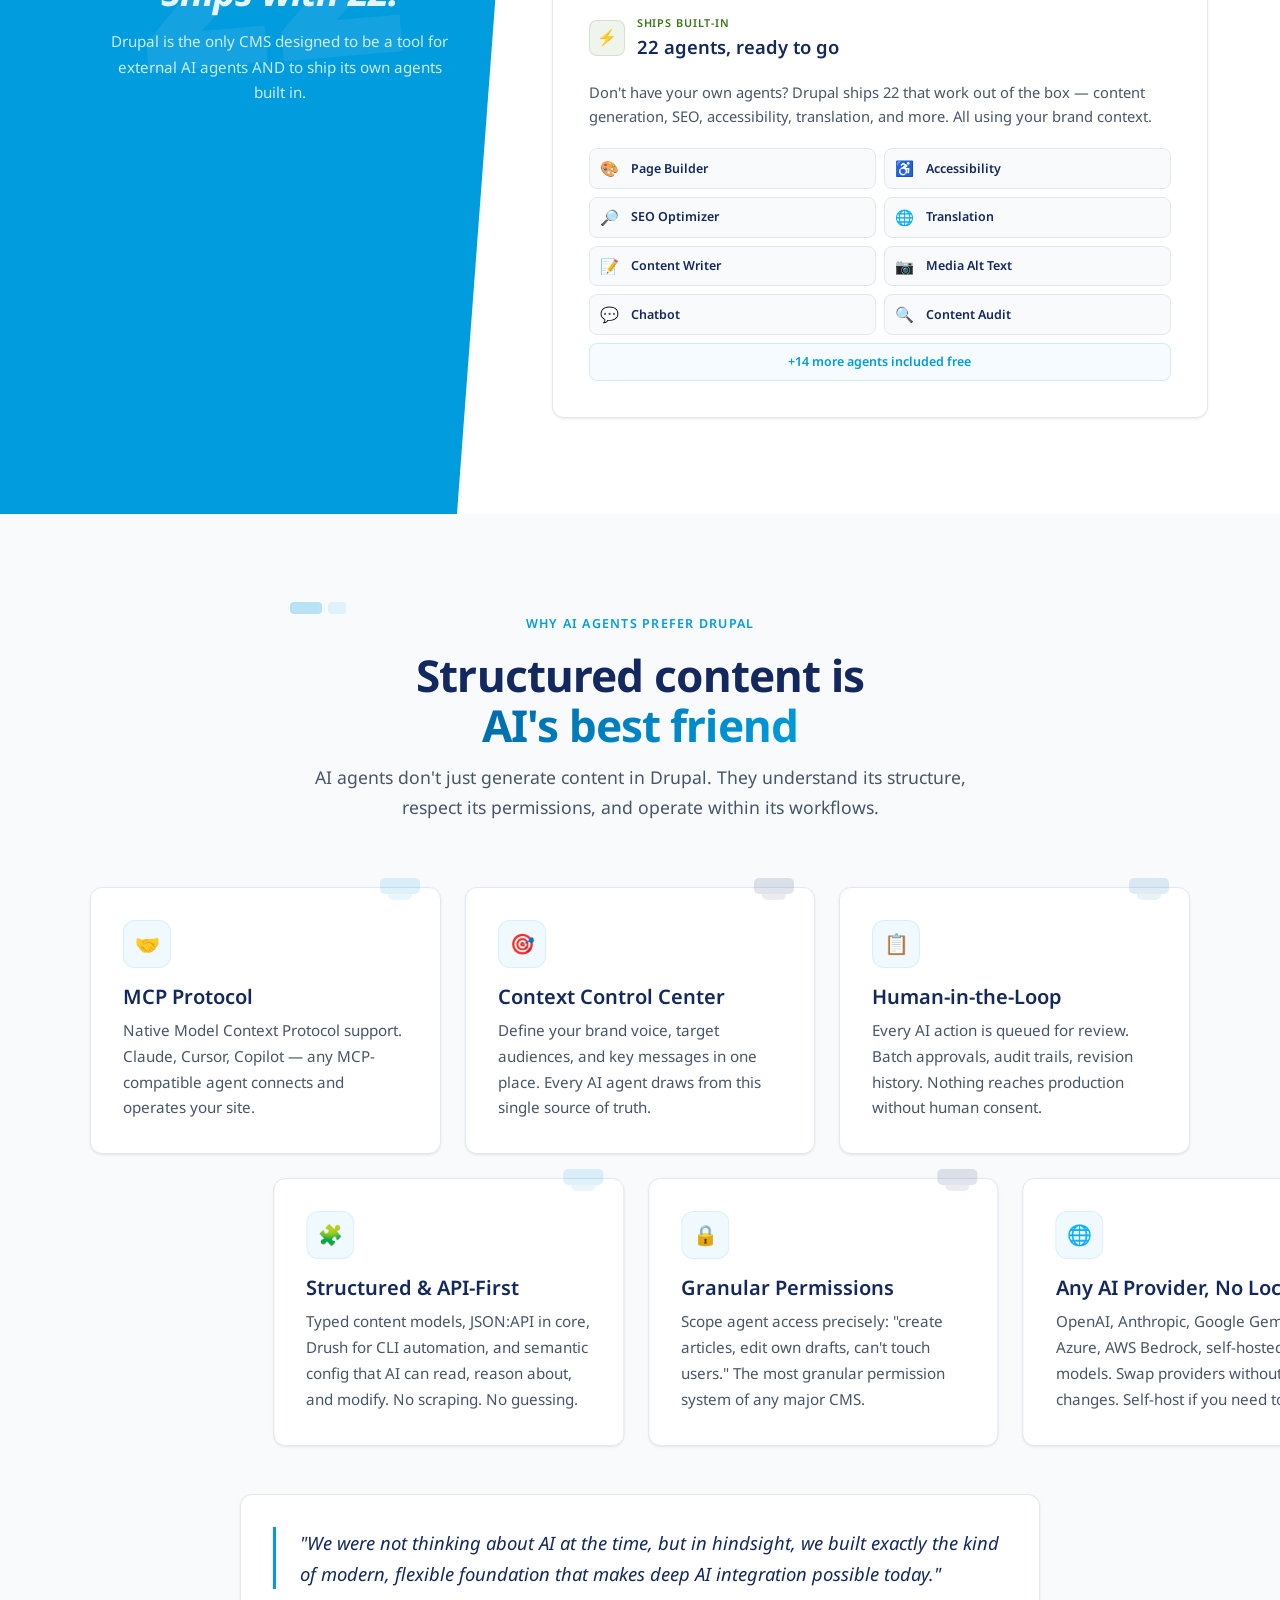
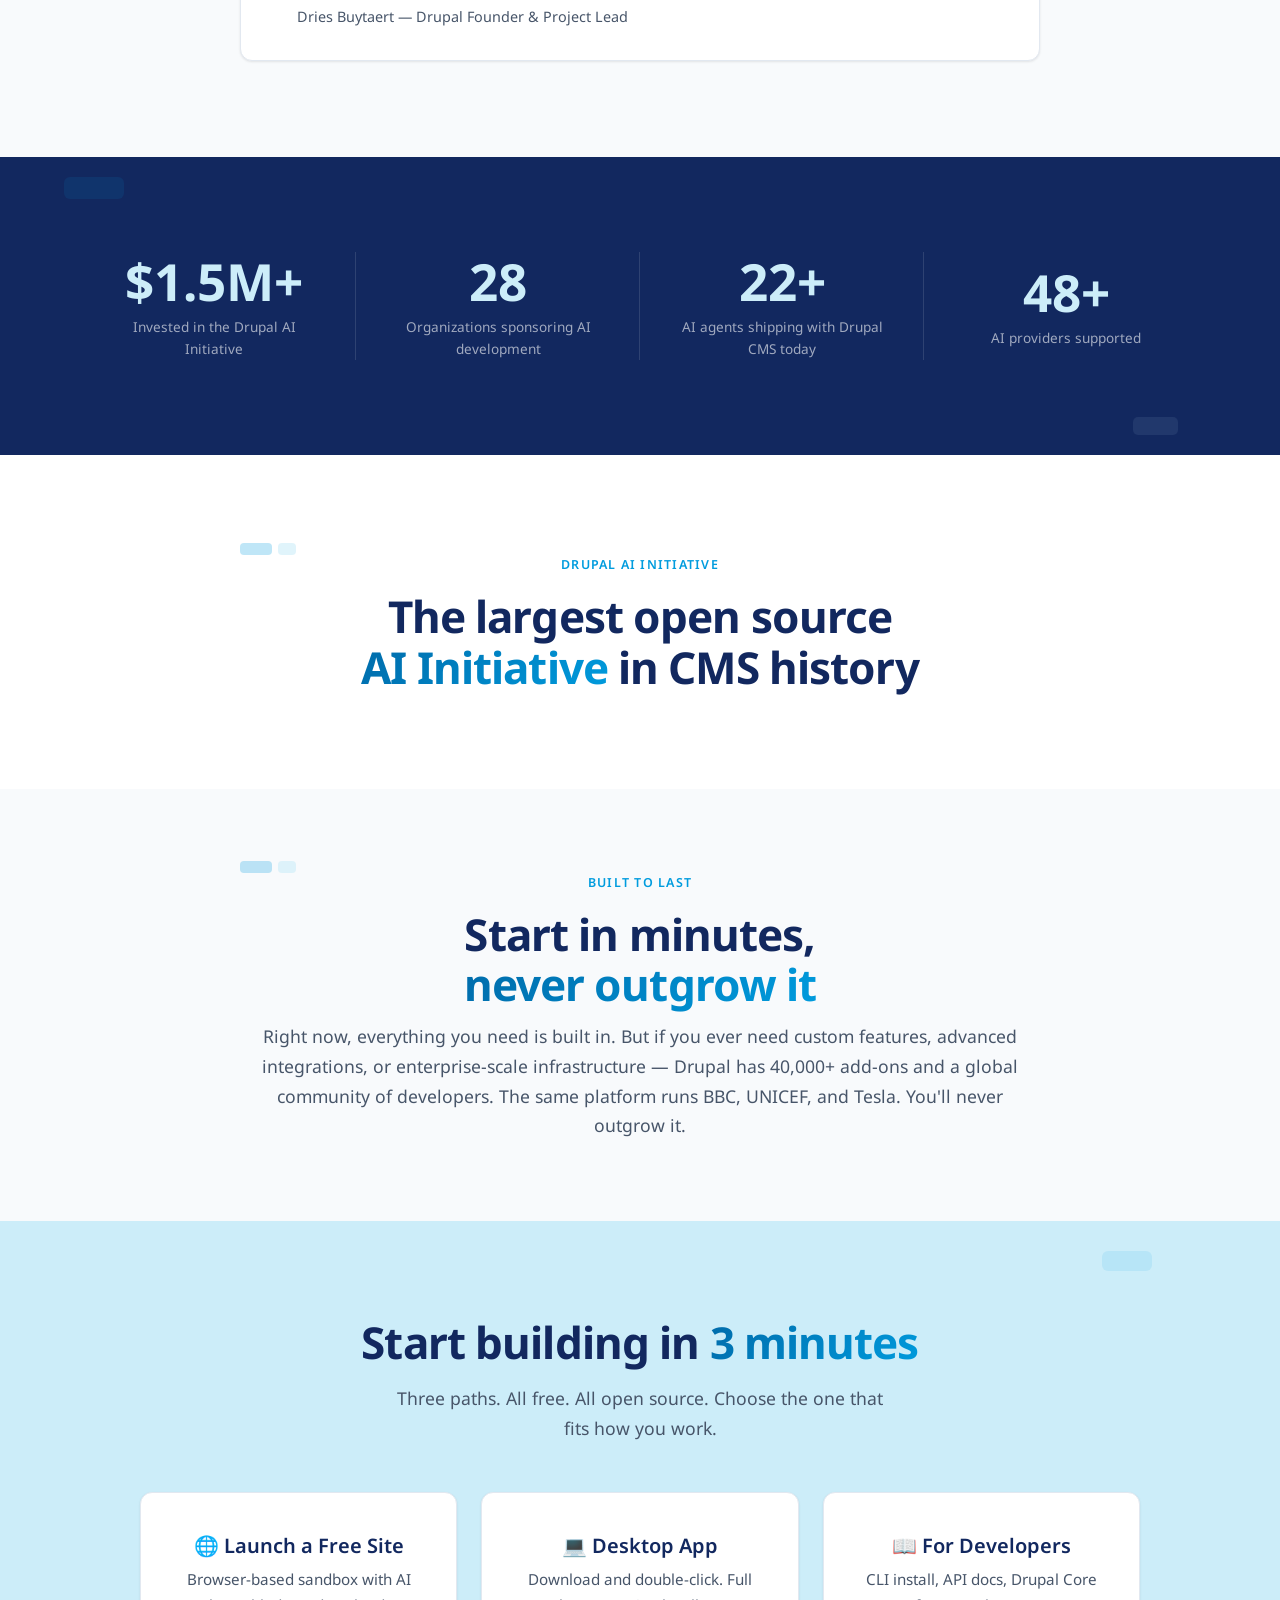
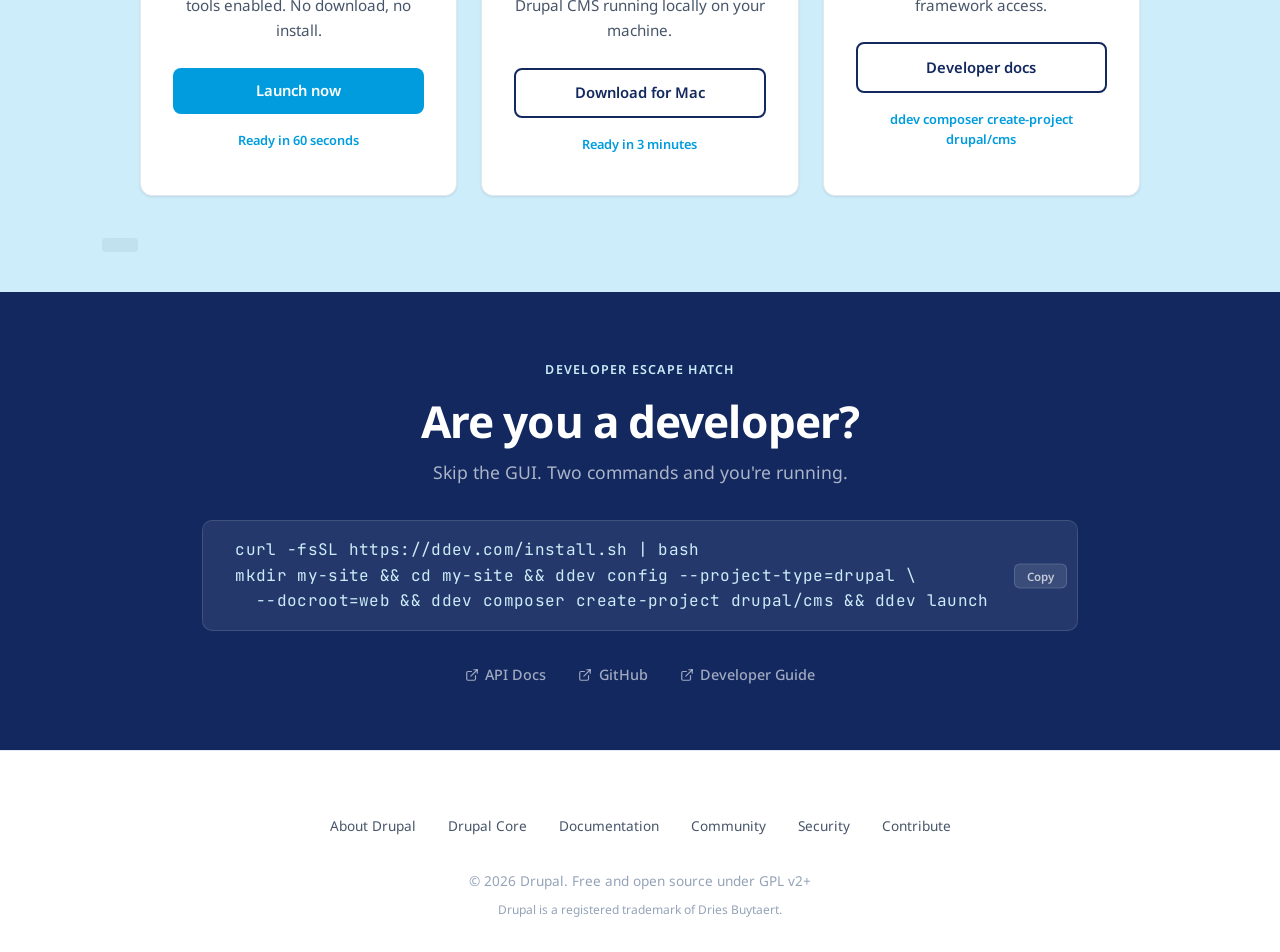
<file: v4.html>
<!DOCTYPE html>
<html lang="en">
<head>
  <meta charset="UTF-8">
  <meta name="viewport" content="width=device-width, initial-scale=1.0">
  <title>Drupal CMS — The Best CMS for Agents to Use</title>
  <link rel="preconnect" href="https://fonts.googleapis.com">
  <link rel="preconnect" href="https://fonts.gstatic.com" crossorigin>
  <link href="https://fonts.googleapis.com/css2?family=Noto+Sans:ital,wght@0,400;0,500;0,600;0,700;0,800;0,900;1,400;1,500&family=JetBrains+Mono:wght@400;500&display=swap" rel="stylesheet">
  <style>
    :root {
      --drupal-blue: #009CDE;
      --drupal-dark: #006AA9;
      --drupal-navy: #12285F;
      --drupal-light: #CCEDF9;
      --drupal-white: #FFFFFF;
      --drupal-black: #000000;
      --text: #12285F;
      --text-secondary: #475569;
      --text-muted: #94a3b8;
      --border: #e2e8f0;
      --font: 'Noto Sans', -apple-system, BlinkMacSystemFont, 'Segoe UI', sans-serif;
      --mono: 'JetBrains Mono', 'Fira Code', monospace;
      --max-w: 1200px;
      --radius: 12px;
      --radius-sm: 8px;
      --shadow-sm: 0 1px 3px rgba(0,0,0,0.06), 0 1px 2px rgba(0,0,0,0.04);
      --shadow: 0 4px 16px rgba(0,0,0,0.06), 0 1px 3px rgba(0,0,0,0.04);
      --shadow-lg: 0 12px 40px rgba(0,0,0,0.08), 0 4px 12px rgba(0,0,0,0.04);
      --shadow-blue: 0 8px 30px rgba(0,156,222,0.2);
    }

    *, *::before, *::after { box-sizing: border-box; margin: 0; padding: 0; }
    html { scroll-behavior: smooth; -webkit-font-smoothing: antialiased; }
    body { font-family: var(--font); background: #fff; color: var(--text); line-height: 1.6; overflow-x: hidden; }
    a { color: var(--drupal-blue); text-decoration: none; transition: color 0.2s; }
    a:hover { color: var(--drupal-dark); }

    h1 { font-family: var(--font); font-size: clamp(2.75rem, 5.5vw, 4.25rem); font-weight: 700; line-height: 1.1; letter-spacing: -0.03em; }
    h2 { font-family: var(--font); font-size: clamp(2rem, 3.5vw, 2.75rem); font-weight: 700; line-height: 1.15; letter-spacing: -0.02em; }
    h3 { font-family: var(--font); font-size: 1.25rem; font-weight: 600; line-height: 1.3; }
    p { font-size: 1.1rem; line-height: 1.7; }

    .container { max-width: var(--max-w); margin: 0 auto; padding: 0 2rem; }

    /* GUI Block decorative accent — small rounded rectangles */
    .gui-accent {
      position: relative;
    }
    .gui-accent::before {
      content: '';
      position: absolute;
      width: 32px;
      height: 12px;
      border-radius: 4px;
      background: var(--drupal-blue);
      opacity: 0.25;
      top: -8px;
      left: 0;
    }
    .gui-accent::after {
      content: '';
      position: absolute;
      width: 18px;
      height: 12px;
      border-radius: 4px;
      background: var(--drupal-light);
      opacity: 0.6;
      top: -8px;
      left: 38px;
    }

    /* Header */
    .header {
      position: fixed; top: 0; left: 0; right: 0; z-index: 100;
      padding: 0.75rem 0;
      background: rgba(18, 40, 95, 0.95);
      backdrop-filter: blur(24px); -webkit-backdrop-filter: blur(24px);
      border-bottom: 1px solid rgba(255,255,255,0.08);
    }
    .header-inner { display: flex; justify-content: space-between; align-items: center; }
    .logo { display: flex; align-items: center; gap: 0.6rem; color: #fff; text-decoration: none; }
    .logo-text { font-size: 1.3rem; font-weight: 700; color: #fff; }
    .nav { display: flex; gap: 1.75rem; align-items: center; }
    .nav a { color: rgba(255,255,255,0.7); font-size: 0.9rem; font-weight: 500; }
    .nav a:hover { color: #fff; }

    /* Buttons */
    .btn {
      display: inline-flex; align-items: center; justify-content: center; gap: 0.5rem;
      padding: 0.7rem 1.5rem; border-radius: var(--radius-sm);
      font-family: var(--font); font-size: 0.925rem; font-weight: 600;
      cursor: pointer; transition: all 0.25s; border: none; white-space: nowrap;
    }
    .btn-lg { padding: 0.85rem 2rem; font-size: 1rem; border-radius: 10px; }
    .btn-primary { background: var(--drupal-blue); color: #fff; }
    .btn-primary:hover { background: var(--drupal-dark); color: #fff; transform: translateY(-1px); box-shadow: var(--shadow-blue); }
    .btn-secondary { background: #fff; color: var(--drupal-navy); border: 1px solid rgba(255,255,255,0.3); }
    .btn-secondary:hover { background: rgba(255,255,255,0.95); }
    .btn-outline-navy { background: transparent; color: var(--drupal-navy); border: 2px solid var(--drupal-navy); }
    .btn-outline-navy:hover { background: var(--drupal-navy); color: #fff; }

    /* ========== HERO — Asymmetric Split ========== */
    .hero {
      position: relative;
      min-height: 100vh;
      display: flex;
      overflow: hidden;
    }
    .hero-navy {
      position: absolute;
      top: 0; left: 0; bottom: 0;
      width: 58%;
      background: var(--drupal-navy);
      clip-path: polygon(0 0, 100% 0, 88% 100%, 0 100%);
      z-index: 1;
    }
    .hero-white {
      position: absolute;
      top: 0; right: 0; bottom: 0;
      width: 50%;
      background: #fff;
      z-index: 0;
    }
    .hero-content {
      position: relative;
      z-index: 2;
      width: 100%;
      max-width: var(--max-w);
      margin: 0 auto;
      padding: 0 2rem;
      display: grid;
      grid-template-columns: 55% 45%;
      align-items: center;
      min-height: 100vh;
      padding-top: 5rem;
    }
    .hero-left {
      padding-right: 3rem;
    }
    .hero-badge {
      display: inline-block;
      padding: 0.35rem 1rem;
      border-radius: 999px;
      font-size: 0.72rem;
      font-weight: 600;
      text-transform: uppercase;
      letter-spacing: 0.06em;
      background: rgba(0,156,222,0.15);
      color: var(--drupal-light);
      margin-bottom: 1.5rem;
    }
    .hero h1 { color: #fff; }
    .hero .highlight {
      background: linear-gradient(135deg, #009CDE, #CCEDF9);
      -webkit-background-clip: text;
      -webkit-text-fill-color: transparent;
      background-clip: text;
    }
    .hero-subhead {
      font-size: clamp(1.05rem, 1.8vw, 1.15rem);
      color: rgba(255,255,255,0.7);
      max-width: 520px;
      margin: 1.25rem 0 2rem;
      line-height: 1.7;
    }
    .hero-actions { display: flex; gap: 0.75rem; flex-wrap: wrap; align-items: center; }
    .hero-right {
      display: flex;
      align-items: center;
      justify-content: center;
      padding-left: 2rem;
    }

    /* Hero Illustration */
    @keyframes hero-pulse-ring {
      0% { transform: translate(-50%, -50%) scale(1); opacity: 0.15; }
      50% { transform: translate(-50%, -50%) scale(1.08); opacity: 0.06; }
      100% { transform: translate(-50%, -50%) scale(1); opacity: 0.15; }
    }
    @keyframes hero-node-float {
      0%, 100% { transform: translateY(0); }
      50% { transform: translateY(-6px); }
    }
    @keyframes hero-dash {
      to { stroke-dashoffset: -16; }
    }
    .hero-illustration {
      position: relative; display: flex; align-items: center; justify-content: center;
      aspect-ratio: 1; width: 100%; max-width: 420px;
    }
    .hero-illustration .pulse-ring {
      position: absolute; top: 50%; left: 50%; border-radius: 50%;
      border: 1px solid rgba(0,156,222,0.2);
      animation: hero-pulse-ring 3s ease-in-out infinite;
    }
    .hero-illustration .pulse-ring-1 { width: 180px; height: 180px; }
    .hero-illustration .pulse-ring-2 { width: 280px; height: 280px; animation-delay: 1.5s; border-color: rgba(0,156,222,0.1); }
    .hero-illustration .center-node {
      position: relative; z-index: 3; display: flex; flex-direction: column;
      align-items: center; justify-content: center;
      width: 80px; height: 80px; border-radius: 50%;
      background: rgba(0,156,222,0.08); border: 2px solid var(--drupal-blue);
      box-shadow: 0 0 40px rgba(0,156,222,0.2), 0 0 80px rgba(0,156,222,0.08);
    }
    .hero-illustration .center-node span {
      margin-top: 2px; font-size: 0.6rem; font-weight: 700; letter-spacing: 0.05em; color: var(--drupal-navy);
    }
    .hero-illustration .agent-node {
      position: absolute; z-index: 3; display: flex; flex-direction: column;
      align-items: center; gap: 5px; transition: transform 0.3s;
      animation: hero-node-float 3s ease-in-out infinite;
    }
    .hero-illustration .agent-node:hover { transform: scale(1.1); }
    .hero-illustration .agent-node .icon-box {
      width: 44px; height: 44px; border-radius: 10px; background: #fff;
      border: 1px solid var(--border); box-shadow: 0 4px 16px rgba(0,0,0,0.08);
      display: flex; align-items: center; justify-content: center; font-size: 1rem;
    }
    .hero-illustration .agent-node .node-label {
      font-size: 0.58rem; font-weight: 600; color: var(--text-muted); white-space: nowrap;
    }
    .hero-illustration .lines-svg {
      position: absolute; inset: 0; z-index: 1; pointer-events: none;
    }
    .hero-illustration .dash-line {
      stroke: rgba(0,156,222,0.2); stroke-width: 1;
      stroke-dasharray: 4 4; animation: hero-dash 2s linear infinite;
    }
    .hero-illustration .data-dot {
      fill: #009CDE;
    }

    /* ========== SOCIAL PROOF BAR — Full-width Drupal Blue ========== */
    .proof-bar {
      background: var(--drupal-blue);
      padding: 2rem 0;
      position: relative;
    }
    .proof-bar p {
      font-size: 0.75rem;
      text-transform: uppercase;
      letter-spacing: 0.12em;
      color: rgba(255,255,255,0.7);
      margin-bottom: 1.25rem;
      text-align: center;
      font-weight: 500;
    }
    .proof-logos {
      display: flex;
      justify-content: center;
      align-items: center;
      gap: 3rem;
      flex-wrap: wrap;
    }
    .proof-logo {
      font-size: 1.1rem;
      font-weight: 700;
      color: #fff;
      opacity: 0.75;
      letter-spacing: 0.02em;
      transition: opacity 0.3s;
    }
    .proof-logo:hover { opacity: 1; }

    /* ========== AGENTS SECTION — Asymmetric reverse ========== */
    .agents-section {
      position: relative;
      padding: 6rem 0;
      overflow: hidden;
    }
    .agents-accent-block {
      position: absolute;
      top: 0;
      left: 0;
      width: 42%;
      height: 100%;
      background: var(--drupal-blue);
      clip-path: polygon(0 0, 100% 0, 85% 100%, 0 100%);
      z-index: 0;
      display: flex;
      align-items: center;
      justify-content: center;
    }
    .agents-accent-number {
      font-size: clamp(10rem, 18vw, 16rem);
      font-weight: 900;
      color: rgba(255,255,255,0.08);
      line-height: 1;
      user-select: none;
      transform: rotate(-5deg);
    }
    .agents-content-wrap {
      position: relative;
      z-index: 1;
      max-width: var(--max-w);
      margin: 0 auto;
      padding: 0 2rem;
      display: grid;
      grid-template-columns: 38% 1fr;
      gap: 3rem;
    }
    .agents-left-spacer {
      /* Spacer over the blue accent block */
      display: flex;
      align-items: center;
      justify-content: center;
    }
    .agents-left-text {
      color: #fff;
      text-align: center;
      padding: 2rem 3rem 2rem 2rem;
    }
    .agents-left-text .section-label-white {
      display: inline-block;
      font-size: 0.78rem;
      font-weight: 600;
      text-transform: uppercase;
      letter-spacing: 0.1em;
      color: rgba(255,255,255,0.7);
      margin-bottom: 1rem;
    }
    .agents-left-text h2 {
      color: #fff;
      font-size: clamp(1.8rem, 3vw, 2.5rem);
    }
    .agents-left-text p {
      color: rgba(255,255,255,0.8);
      font-size: 0.95rem;
      margin-top: 1rem;
    }
    .agents-right {
      display: flex;
      flex-direction: column;
      gap: 1.5rem;
    }
    .agents-card {
      background: #fff;
      border: 1px solid var(--border);
      border-radius: var(--radius);
      padding: 2.25rem;
      box-shadow: var(--shadow-sm);
      transition: box-shadow 0.3s, transform 0.3s;
    }
    .agents-card:hover { box-shadow: var(--shadow); transform: translateY(-2px); }
    .agents-card-header { display: flex; align-items: center; gap: 0.75rem; margin-bottom: 1.25rem; }
    .agents-card-icon {
      width: 36px; height: 36px; border-radius: 8px; display: flex;
      align-items: center; justify-content: center; font-size: 1rem;
    }
    .agents-card-icon-blue { background: rgba(0,156,222,0.08); border: 1px solid rgba(0,156,222,0.15); }
    .agents-card-icon-green { background: rgba(57,118,24,0.08); border: 1px solid rgba(57,118,24,0.15); }
    .agents-card-label { font-size: 0.68rem; font-weight: 600; text-transform: uppercase; letter-spacing: 0.08em; }
    .agents-card-label-blue { color: var(--drupal-blue); }
    .agents-card-label-green { color: #397618; }
    .agents-card-title { font-size: 1.15rem; font-weight: 600; color: var(--text); }
    .agents-card p { font-size: 0.92rem; color: var(--text-secondary); line-height: 1.6; margin-bottom: 1.25rem; }
    .agents-list { display: flex; flex-direction: column; gap: 0.5rem; }
    .agents-list-item {
      display: flex; align-items: center; gap: 0.75rem; padding: 0.5rem 0.75rem;
      border-radius: 8px; background: #f8fafc; border: 1px solid var(--border);
    }
    .agents-list-item span:first-child { font-size: 0.95rem; }
    .agents-list-item span:nth-child(2) { font-size: 0.82rem; font-weight: 600; color: var(--text); }
    .agents-list-item .muted-right { margin-left: auto; font-size: 0.7rem; color: var(--text-muted); font-weight: 400; }
    .agents-grid-2col { display: grid; grid-template-columns: 1fr 1fr; gap: 0.5rem; }
    .agents-grid-2col .agents-list-item { padding: 0.45rem 0.65rem; }
    .agents-grid-2col .agents-list-item span:nth-child(2) { font-size: 0.78rem; }
    .agents-more {
      grid-column: span 2; text-align: center; padding: 0.5rem 0.75rem;
      border-radius: 8px; font-size: 0.78rem; font-weight: 600;
      background: rgba(0,156,222,0.04); border: 1px solid rgba(0,156,222,0.15); color: var(--drupal-blue);
    }

    /* ========== FEATURE CARDS — Masonry-stagger 2 rows of 3, offset ========== */
    .features-section {
      padding: 6rem 0;
      background: #f8fafc;
      position: relative;
    }
    .features-header {
      text-align: center;
      max-width: 700px;
      margin: 0 auto 4rem;
      position: relative;
    }
    .features-header .section-label {
      display: inline-block; font-size: 0.78rem; font-weight: 600;
      text-transform: uppercase; letter-spacing: 0.1em; color: var(--drupal-blue); margin-bottom: 1rem;
    }
    .features-header h2 { color: var(--drupal-navy); }
    .features-header .highlight {
      background: linear-gradient(135deg, #006AA9, #009CDE);
      -webkit-background-clip: text;
      -webkit-text-fill-color: transparent;
      background-clip: text;
    }
    .features-header p { color: var(--text-secondary); margin-top: 0.75rem; }
    .features-masonry {
      display: grid;
      grid-template-columns: repeat(3, 1fr);
      gap: 1.5rem;
      max-width: 1100px;
      margin: 0 auto;
    }
    .features-row-2 {
      margin-top: -0.5rem;
      padding-left: calc(100% / 6);
      padding-right: calc(100% / 6);
      display: grid;
      grid-template-columns: repeat(3, 1fr);
      gap: 1.5rem;
      max-width: calc(1100px + (1100px / 3));
      margin-left: auto;
      margin-right: auto;
      position: relative;
    }
    /* Stagger: offset second row by half a column */
    .features-grid-wrap {
      max-width: 1100px;
      margin: 0 auto;
    }
    .features-row {
      display: grid;
      grid-template-columns: repeat(3, 1fr);
      gap: 1.5rem;
    }
    .features-row-offset {
      margin-top: 1.5rem;
      margin-left: calc(1100px / 6 + 0.75rem);
      margin-right: calc(-1100px / 6 - 0.75rem);
    }
    /* Simpler stagger approach using transform */
    .features-row.stagger {
      transform: translateX(calc(50% / 3));
    }
    .card {
      background: #fff;
      border: 1px solid var(--border);
      border-radius: var(--radius);
      padding: 2rem;
      transition: all 0.3s ease;
      box-shadow: var(--shadow-sm);
      position: relative;
    }
    .card:hover { box-shadow: var(--shadow); transform: translateY(-3px); border-color: var(--drupal-light); }
    .card-icon {
      width: 48px; height: 48px; border-radius: 12px;
      background: rgba(0,156,222,0.06);
      border: 1px solid rgba(0,156,222,0.1);
      display: flex; align-items: center; justify-content: center;
      font-size: 1.25rem; margin-bottom: 1rem;
    }
    .card h3 { color: var(--drupal-navy); margin-bottom: 0.5rem; }
    .card p { font-size: 0.95rem; color: var(--text-secondary); }

    /* GUI block decorative near card section headings */
    .gui-block-deco {
      position: absolute;
      width: 40px;
      height: 16px;
      border-radius: 5px;
      opacity: 0.12;
      top: -10px;
      right: 20px;
    }
    .gui-block-deco::after {
      content: '';
      position: absolute;
      width: 24px;
      height: 16px;
      border-radius: 5px;
      background: inherit;
      top: 6px;
      left: 8px;
      opacity: 0.7;
    }

    /* Quote box */
    .quote-box {
      max-width: 800px;
      margin: 3rem auto 0;
      padding: 2rem;
      background: #fff;
      border: 1px solid var(--border);
      border-radius: var(--radius);
      box-shadow: var(--shadow-sm);
    }
    .quote-box blockquote {
      font-size: 1.15rem;
      font-style: italic;
      color: var(--text);
      line-height: 1.7;
      border-left: 3px solid var(--drupal-blue);
      padding-left: 1.5rem;
      text-align: left;
    }
    .quote-box cite {
      display: block;
      margin-top: 1rem;
      font-size: 0.9rem;
      color: var(--text-secondary);
      font-style: normal;
      text-align: left;
      padding-left: 1.5rem;
    }

    /* ========== STATS — Full-width Navy ========== */
    .stats-section {
      background: var(--drupal-navy);
      padding: 4.5rem 0;
      position: relative;
      overflow: hidden;
    }
    /* Decorative GUI blocks in stats */
    .stats-section::before {
      content: '';
      position: absolute;
      top: 20px;
      left: 5%;
      width: 60px;
      height: 22px;
      border-radius: 6px;
      background: rgba(0,156,222,0.1);
    }
    .stats-section::after {
      content: '';
      position: absolute;
      bottom: 20px;
      right: 8%;
      width: 45px;
      height: 18px;
      border-radius: 5px;
      background: rgba(204,237,249,0.08);
    }
    .stats-row {
      display: flex;
      justify-content: center;
      align-items: center;
      gap: 0;
      flex-wrap: wrap;
    }
    .stat-item {
      flex: 1;
      text-align: center;
      padding: 1.5rem 2rem;
      position: relative;
    }
    .stat-item:not(:last-child)::after {
      content: '';
      position: absolute;
      right: 0;
      top: 15%;
      height: 70%;
      width: 1px;
      background: rgba(255,255,255,0.12);
    }
    .stat-number {
      font-family: var(--font);
      font-size: clamp(2.5rem, 4vw, 3.25rem);
      font-weight: 700;
      color: var(--drupal-light);
      line-height: 1.1;
    }
    .stat-label {
      font-size: 0.85rem;
      color: rgba(255,255,255,0.6);
      margin-top: 0.4rem;
    }

    /* ========== INITIATIVE — White bg, centered ========== */
    .initiative-section {
      padding: 6rem 0;
      background: #fff;
    }
    .initiative-inner {
      max-width: 800px;
      margin: 0 auto;
      text-align: center;
    }
    .initiative-inner .section-label {
      display: inline-block; font-size: 0.78rem; font-weight: 600;
      text-transform: uppercase; letter-spacing: 0.1em; color: var(--drupal-blue); margin-bottom: 1rem;
    }
    .initiative-inner h2 { color: var(--drupal-navy); }
    .initiative-inner .highlight {
      background: linear-gradient(135deg, #006AA9, #009CDE);
      -webkit-background-clip: text;
      -webkit-text-fill-color: transparent;
      background-clip: text;
    }
    .initiative-inner > p { color: var(--text-secondary); margin-top: 0.75rem; }

    /* ========== GROWTH — White bg ========== */
    .growth-section {
      padding: 5rem 0;
      background: #f8fafc;
    }
    .growth-inner {
      max-width: 800px;
      margin: 0 auto;
      text-align: center;
    }
    .growth-inner .section-label {
      display: inline-block; font-size: 0.78rem; font-weight: 600;
      text-transform: uppercase; letter-spacing: 0.1em; color: var(--drupal-blue); margin-bottom: 1rem;
    }
    .growth-inner h2 { color: var(--drupal-navy); }
    .growth-inner .highlight {
      background: linear-gradient(135deg, #006AA9, #009CDE);
      -webkit-background-clip: text;
      -webkit-text-fill-color: transparent;
      background-clip: text;
    }
    .growth-inner > p { color: var(--text-secondary); margin-top: 0.75rem; }

    /* ========== CTA — Light Blue full background ========== */
    .cta-section {
      background: var(--drupal-light);
      padding: 6rem 0;
      text-align: center;
      position: relative;
      overflow: hidden;
    }
    /* Decorative GUI blocks */
    .cta-section::before {
      content: '';
      position: absolute;
      top: 30px;
      right: 10%;
      width: 50px;
      height: 20px;
      border-radius: 6px;
      background: rgba(0,156,222,0.1);
    }
    .cta-section::after {
      content: '';
      position: absolute;
      bottom: 40px;
      left: 8%;
      width: 36px;
      height: 14px;
      border-radius: 4px;
      background: rgba(18,40,95,0.06);
    }
    .cta-section h2 { color: var(--drupal-navy); }
    .cta-section .highlight {
      background: linear-gradient(135deg, #006AA9, #009CDE);
      -webkit-background-clip: text;
      -webkit-text-fill-color: transparent;
      background-clip: text;
    }
    .cta-section > .container > p { color: var(--text-secondary); }
    .cta-paths {
      display: grid;
      grid-template-columns: repeat(3, 1fr);
      gap: 1.5rem;
      margin-top: 3rem;
      max-width: 1000px;
      margin-left: auto;
      margin-right: auto;
    }
    .cta-path {
      background: #fff;
      border: 1px solid var(--border);
      border-radius: var(--radius);
      padding: 2.5rem 2rem;
      text-align: center;
      transition: all 0.3s;
      box-shadow: var(--shadow-sm);
    }
    .cta-path:hover { box-shadow: var(--shadow); transform: translateY(-3px); }
    .cta-path h3 { color: var(--drupal-navy); margin-bottom: 0.5rem; }
    .cta-path p { font-size: 0.95rem; color: var(--text-secondary); margin-bottom: 1.5rem; }
    .cta-path .time { font-size: 0.8rem; color: var(--drupal-blue); font-weight: 600; margin-top: 1rem; }
    .cta-path .btn-primary { width: 100%; }
    .cta-path .btn-outline-navy { width: 100%; }

    /* ========== DEVELOPER — Navy background ========== */
    .developer-section {
      padding: 4rem 0;
      text-align: center;
      background: var(--drupal-navy);
      color: #fff;
    }
    .developer-section .section-label {
      display: inline-block; font-size: 0.78rem; font-weight: 600;
      text-transform: uppercase; letter-spacing: 0.1em;
      color: var(--drupal-light);
      margin-bottom: 1rem;
    }
    .developer-heading { color: #fff; margin-bottom: 0.75rem; }
    .developer-subhead { color: rgba(255,255,255,0.65); margin-bottom: 2rem; }
    .code-block {
      display: inline-block; background: rgba(255,255,255,0.08);
      border: 1px solid rgba(255,255,255,0.12); border-radius: 10px;
      padding: 1rem 5.5rem 1rem 2rem; font-family: var(--mono); font-size: 1rem;
      color: var(--drupal-light); position: relative; letter-spacing: 0.02em;
      text-align: left;
    }
    .code-block-copy {
      position: absolute; right: 10px; top: 50%; transform: translateY(-50%);
      background: rgba(255,255,255,0.1); border: 1px solid rgba(255,255,255,0.15);
      color: rgba(255,255,255,0.7); padding: 4px 12px; border-radius: 6px;
      font-size: 0.72rem; font-weight: 600; cursor: pointer;
      font-family: var(--font); transition: all 0.2s;
    }
    .code-block-copy:hover { background: rgba(255,255,255,0.18); color: #fff; }
    .developer-links { display: flex; justify-content: center; gap: 2rem; margin-top: 2rem; }
    .developer-links a {
      color: rgba(255,255,255,0.6); font-size: 0.9rem; font-weight: 500;
      display: flex; align-items: center; gap: 0.4rem; transition: color 0.2s;
    }
    .developer-links a:hover { color: #fff; }
    .developer-links a svg { width: 14px; height: 14px; stroke: currentColor; fill: none; stroke-width: 2; }

    /* ========== FOOTER ========== */
    .footer {
      padding: 4rem 0 2rem;
      border-top: 1px solid var(--border);
      text-align: center;
      background: #fff;
    }
    .footer p { font-size: 0.85rem; color: var(--text-muted); }
    .footer-links { display: flex; justify-content: center; gap: 2rem; margin-bottom: 2rem; flex-wrap: wrap; }
    .footer-links a { font-size: 0.85rem; color: var(--text-secondary); }

    /* Animations */
    @keyframes fadeInUp { from { opacity: 0; transform: translateY(24px); } to { opacity: 1; transform: translateY(0); } }
    .animate { animation: fadeInUp 0.6s ease-out both; }
    .animate-d1 { animation-delay: 0.1s; }
    .animate-d2 { animation-delay: 0.2s; }
    .animate-d3 { animation-delay: 0.3s; }
    .animate-d4 { animation-delay: 0.4s; }

    /* Responsive */
    @media (max-width: 1024px) {
      .hero-content { grid-template-columns: 1fr; min-height: auto; padding-top: 7rem; padding-bottom: 3rem; }
      .hero-navy { width: 100%; clip-path: none; }
      .hero-white { display: none; }
      .hero-left { padding-right: 0; }
      .hero-right { padding-left: 0; margin-top: 2rem; }
      .hero-illustration { max-width: 340px; margin: 0 auto; }
      .hero-illustration .agent-node .node-label { color: rgba(255,255,255,0.5); }

      .agents-content-wrap { grid-template-columns: 1fr; }
      .agents-accent-block { display: none; }
      .agents-left-spacer { display: none; }

      .features-row.stagger { transform: none; }
    }
    @media (max-width: 900px) {
      .features-row { grid-template-columns: 1fr; }
      .cta-paths { grid-template-columns: 1fr; }
      .stats-row { flex-direction: column; }
      .stat-item:not(:last-child)::after { display: none; }
      .nav { display: none; }
      .developer-links { flex-direction: column; gap: 1rem; }
    }
    @media (max-width: 480px) {
      h1 { font-size: 2.25rem; }
      .hero-actions { flex-direction: column; width: 100%; }
      .hero-actions .btn { width: 100%; }
    }
  </style>
</head>
<body>

  <!-- HEADER -->
  <header class="header">
    <div class="container header-inner">
      <a href="#" class="logo">
        <svg width="32" height="44" viewBox="0 0 32 44" fill="none"><path d="M16 0S0 16 0 28c0 8.8 7.2 16 16 16s16-7.2 16-16C32 16 16 0 16 0z" fill="#009CDE"/></svg>
        <span class="logo-text">Drupal</span>
      </a>
      <nav class="nav">
        <a href="#">Product</a>
        <a href="#">AI</a>
        <a href="#">Templates</a>
        <a href="#">Docs</a>
        <a href="#">Community</a>
        <a href="#" class="btn btn-primary" style="margin-left:0.5rem;">Launch Free Site</a>
      </nav>
    </div>
  </header>

  <!-- HERO — Asymmetric Split -->
  <section class="hero">
    <div class="hero-navy"></div>
    <div class="hero-white"></div>
    <div class="hero-content">
      <div class="hero-left">
        <div class="hero-badge animate">Drupal CMS</div>
        <h1 class="animate animate-d1">The best CMS for <span class="highlight">agents</span> to use.</h1>
        <p class="hero-subhead animate animate-d2">The only major open source CMS with structured content modeling, a complete API in core, granular permissions, and Model Context Protocol support. 22 AI agents ship out of the box.</p>
        <div class="hero-actions animate animate-d3">
          <a href="#" class="btn btn-primary btn-lg">Launch a free site</a>
          <a href="#" class="btn btn-secondary btn-lg">See it in action &darr;</a>
        </div>
      </div>
      <div class="hero-right animate animate-d2">
        <div class="hero-illustration">
          <!-- Pulse rings -->
          <div class="pulse-ring pulse-ring-1"></div>
          <div class="pulse-ring pulse-ring-2"></div>

          <!-- Connection lines + data packets -->
          <svg viewBox="0 0 420 380" preserveAspectRatio="xMidYMid meet" class="lines-svg">
            <line x1="210" y1="190" x2="210" y2="30" class="dash-line"/>
            <line x1="210" y1="190" x2="370" y2="80" class="dash-line" style="animation-delay:0.3s"/>
            <line x1="210" y1="190" x2="385" y2="230" class="dash-line" style="animation-delay:0.6s"/>
            <line x1="210" y1="190" x2="310" y2="345" class="dash-line" style="animation-delay:0.9s"/>
            <line x1="210" y1="190" x2="110" y2="345" class="dash-line" style="animation-delay:1.2s"/>
            <line x1="210" y1="190" x2="35" y2="230" class="dash-line" style="animation-delay:1.5s"/>
            <line x1="210" y1="190" x2="50" y2="80" class="dash-line" style="animation-delay:1.8s"/>
            <!-- Data packets -->
            <circle r="3" class="data-dot" style="offset-path:path('M 210 190 L 210 30');"><animate attributeName="opacity" values="0;0.8;0.8;0" keyTimes="0;0.1;0.9;1" dur="2.5s" repeatCount="indefinite"/></circle>
            <circle r="3" class="data-dot" style="offset-path:path('M 210 190 L 370 80');animation-delay:0.8s;"><animate attributeName="opacity" values="0;0.8;0.8;0" keyTimes="0;0.1;0.9;1" dur="2.8s" begin="0.8s" repeatCount="indefinite"/></circle>
            <circle r="3" class="data-dot" style="offset-path:path('M 210 190 L 385 230');animation-delay:1.6s;"><animate attributeName="opacity" values="0;0.8;0.8;0" keyTimes="0;0.1;0.9;1" dur="3.1s" begin="1.6s" repeatCount="indefinite"/></circle>
            <circle r="3" class="data-dot" style="offset-path:path('M 210 190 L 310 345');animation-delay:2.4s;"><animate attributeName="opacity" values="0;0.8;0.8;0" keyTimes="0;0.1;0.9;1" dur="3.4s" begin="2.4s" repeatCount="indefinite"/></circle>
            <circle r="3" class="data-dot" style="offset-path:path('M 210 190 L 110 345');animation-delay:3.2s;"><animate attributeName="opacity" values="0;0.8;0.8;0" keyTimes="0;0.1;0.9;1" dur="3.7s" begin="3.2s" repeatCount="indefinite"/></circle>
            <circle r="3" class="data-dot" style="offset-path:path('M 210 190 L 35 230');animation-delay:4s;"><animate attributeName="opacity" values="0;0.8;0.8;0" keyTimes="0;0.1;0.9;1" dur="4s" begin="4s" repeatCount="indefinite"/></circle>
            <circle r="3" class="data-dot" style="offset-path:path('M 210 190 L 50 80');animation-delay:4.8s;"><animate attributeName="opacity" values="0;0.8;0.8;0" keyTimes="0;0.1;0.9;1" dur="4.3s" begin="4.8s" repeatCount="indefinite"/></circle>
          </svg>

          <!-- Center Drupal node -->
          <div class="center-node">
            <svg width="28" height="38" viewBox="0 0 32 44" fill="none"><path d="M16 0S0 16 0 28c0 8.8 7.2 16 16 16s16-7.2 16-16C32 16 16 0 16 0z" fill="#009CDE"/></svg>
            <span>Drupal</span>
          </div>

          <!-- Agent nodes -->
          <div class="agent-node" style="top:calc(8% - 22px);left:calc(50% - 22px);animation-delay:2.5s;">
            <div class="icon-box">&#x1f4ac;</div>
            <span class="node-label">Chatbot</span>
          </div>
          <div class="agent-node" style="top:calc(15% - 22px);left:calc(78% - 22px);animation-delay:3s;">
            <div class="icon-box">&#x1f512;</div>
            <span class="node-label">Governance</span>
          </div>
          <div class="agent-node" style="top:calc(50% - 22px);left:calc(92% - 22px);animation-delay:0s;">
            <div class="icon-box">&#x1f3a8;</div>
            <span class="node-label">Page Gen</span>
          </div>
          <div class="agent-node" style="top:calc(83% - 22px);left:calc(76% - 22px);animation-delay:0.5s;">
            <div class="icon-box">&#x267f;</div>
            <span class="node-label">Accessibility</span>
          </div>
          <div class="agent-node" style="top:calc(91% - 22px);left:calc(40% - 22px);animation-delay:1s;">
            <div class="icon-box">&#x1f50e;</div>
            <span class="node-label">SEO</span>
          </div>
          <div class="agent-node" style="top:calc(68% - 22px);left:calc(8% - 22px);animation-delay:1.5s;">
            <div class="icon-box">&#x1f310;</div>
            <span class="node-label">Translation</span>
          </div>
          <div class="agent-node" style="top:calc(30% - 22px);left:calc(8% - 22px);animation-delay:2s;">
            <div class="icon-box">&#x1f4dd;</div>
            <span class="node-label">Content</span>
          </div>
        </div>
      </div>
    </div>
  </section>

  <!-- SOCIAL PROOF — Full-width Drupal Blue -->
  <div class="proof-bar">
    <div class="container">
      <p>Trusted by organizations worldwide</p>
      <div class="proof-logos">
        <span class="proof-logo">NASA</span>
        <span class="proof-logo">Tesla</span>
        <span class="proof-logo">UNICEF</span>
        <span class="proof-logo">Harvard</span>
        <span class="proof-logo">BBC</span>
        <span class="proof-logo">Pfizer</span>
        <span class="proof-logo">The Economist</span>
      </div>
    </div>
  </div>

  <!-- WORKS WITH EVERY AGENT — Asymmetric reverse -->
  <section class="agents-section">
    <div class="agents-accent-block">
      <span class="agents-accent-number">22</span>
    </div>
    <div class="agents-content-wrap">
      <div class="agents-left-spacer">
        <div class="agents-left-text">
          <div class="section-label-white">AI that works both ways</div>
          <h2>Works with every agent.<br><em style="font-style:italic;opacity:0.9;">Ships with 22.</em></h2>
          <p>Drupal is the only CMS designed to be a tool for external AI agents AND to ship its own agents built in.</p>
        </div>
      </div>
      <div class="agents-right">
        <!-- Outside In -->
        <div class="agents-card">
          <div class="agents-card-header">
            <div class="agents-card-icon agents-card-icon-blue">&rarr;</div>
            <div>
              <div class="agents-card-label agents-card-label-blue">Outside &rarr; In</div>
              <div class="agents-card-title">Your agents, our CMS</div>
            </div>
          </div>
          <p>Any MCP-compatible agent can connect to Drupal and operate it as a tool — read content models, create pages, manage media, respect permissions. No Drupal knowledge required.</p>
          <div class="agents-list">
            <div class="agents-list-item"><span>&#x1f4ac;</span><span>Claude Code / Claude Desktop</span></div>
            <div class="agents-list-item"><span>&#x1f4bb;</span><span>Cursor / GitHub Copilot</span></div>
            <div class="agents-list-item"><span>&#x2728;</span><span>OpenAI Codex / Google Gemini</span></div>
            <div class="agents-list-item"><span>&#x1f527;</span><span>Your custom agents</span><span class="muted-right">via MCP or JSON:API</span></div>
          </div>
        </div>
        <!-- Ships built-in -->
        <div class="agents-card">
          <div class="agents-card-header">
            <div class="agents-card-icon agents-card-icon-green">&#x26a1;</div>
            <div>
              <div class="agents-card-label agents-card-label-green">Ships built-in</div>
              <div class="agents-card-title">22 agents, ready to go</div>
            </div>
          </div>
          <p>Don't have your own agents? Drupal ships 22 that work out of the box — content generation, SEO, accessibility, translation, and more. All using your brand context.</p>
          <div class="agents-grid-2col">
            <div class="agents-list-item"><span>&#x1f3a8;</span><span>Page Builder</span></div>
            <div class="agents-list-item"><span>&#x267f;</span><span>Accessibility</span></div>
            <div class="agents-list-item"><span>&#x1f50e;</span><span>SEO Optimizer</span></div>
            <div class="agents-list-item"><span>&#x1f310;</span><span>Translation</span></div>
            <div class="agents-list-item"><span>&#x1f4dd;</span><span>Content Writer</span></div>
            <div class="agents-list-item"><span>&#x1f4f7;</span><span>Media Alt Text</span></div>
            <div class="agents-list-item"><span>&#x1f4ac;</span><span>Chatbot</span></div>
            <div class="agents-list-item"><span>&#x1f50d;</span><span>Content Audit</span></div>
            <div class="agents-more">+14 more agents included free</div>
          </div>
        </div>
      </div>
    </div>
  </section>

  <!-- STRUCTURED CONTENT — Feature cards with masonry stagger -->
  <section class="features-section">
    <div class="container">
      <div class="features-header gui-accent">
        <span class="section-label">Why AI agents prefer Drupal</span>
        <h2>Structured content is<br><span class="highlight">AI's best friend</span></h2>
        <p>AI agents don't just generate content in Drupal. They understand its structure, respect its permissions, and operate within its workflows.</p>
      </div>
      <div class="features-grid-wrap">
        <!-- Row 1 -->
        <div class="features-row">
          <div class="card animate">
            <div class="gui-block-deco" style="background:var(--drupal-blue);"></div>
            <div class="card-icon">&#x1f91d;</div>
            <h3>MCP Protocol</h3>
            <p>Native Model Context Protocol support. Claude, Cursor, Copilot — any MCP-compatible agent connects and operates your site.</p>
          </div>
          <div class="card animate animate-d1">
            <div class="gui-block-deco" style="background:var(--drupal-navy);"></div>
            <div class="card-icon">&#x1f3af;</div>
            <h3>Context Control Center</h3>
            <p>Define your brand voice, target audiences, and key messages in one place. Every AI agent draws from this single source of truth.</p>
          </div>
          <div class="card animate animate-d2">
            <div class="gui-block-deco" style="background:var(--drupal-dark);"></div>
            <div class="card-icon">&#x1f4cb;</div>
            <h3>Human-in-the-Loop</h3>
            <p>Every AI action is queued for review. Batch approvals, audit trails, revision history. Nothing reaches production without human consent.</p>
          </div>
        </div>
        <!-- Row 2 — staggered half column -->
        <div class="features-row stagger" style="margin-top:1.5rem;">
          <div class="card animate animate-d2">
            <div class="gui-block-deco" style="background:var(--drupal-blue);"></div>
            <div class="card-icon">&#x1f9e9;</div>
            <h3>Structured &amp; API-First</h3>
            <p>Typed content models, JSON:API in core, Drush for CLI automation, and semantic config that AI can read, reason about, and modify. No scraping. No guessing.</p>
          </div>
          <div class="card animate animate-d3">
            <div class="gui-block-deco" style="background:var(--drupal-navy);"></div>
            <div class="card-icon">&#x1f512;</div>
            <h3>Granular Permissions</h3>
            <p>Scope agent access precisely: "create articles, edit own drafts, can't touch users." The most granular permission system of any major CMS.</p>
          </div>
          <div class="card animate animate-d4">
            <div class="gui-block-deco" style="background:var(--drupal-dark);"></div>
            <div class="card-icon">&#x1f310;</div>
            <h3>Any AI Provider, No Lock-in</h3>
            <p>OpenAI, Anthropic, Google Gemini, Azure, AWS Bedrock, self-hosted models. Swap providers without code changes. Self-host if you need to.</p>
          </div>
        </div>
      </div>
      <div class="quote-box">
        <blockquote>
          "We were not thinking about AI at the time, but in hindsight, we built exactly the kind of modern, flexible foundation that makes deep AI integration possible today."
        </blockquote>
        <cite>Dries Buytaert — Drupal Founder &amp; Project Lead</cite>
      </div>
    </div>
  </section>

  <!-- STATS — Full-width Navy with horizontal row -->
  <section class="stats-section">
    <div class="container">
      <div class="stats-row">
        <div class="stat-item">
          <div class="stat-number">$1.5M+</div>
          <div class="stat-label">Invested in the Drupal AI Initiative</div>
        </div>
        <div class="stat-item">
          <div class="stat-number">28</div>
          <div class="stat-label">Organizations sponsoring AI development</div>
        </div>
        <div class="stat-item">
          <div class="stat-number">22+</div>
          <div class="stat-label">AI agents shipping with Drupal CMS today</div>
        </div>
        <div class="stat-item">
          <div class="stat-number">48+</div>
          <div class="stat-label">AI providers supported</div>
        </div>
      </div>
    </div>
  </section>

  <!-- INITIATIVE — White bg, centered -->
  <section class="initiative-section">
    <div class="container">
      <div class="initiative-inner gui-accent" style="position:relative;">
        <span class="section-label">Drupal AI Initiative</span>
        <h2>The largest open source<br><span class="highlight">AI Initiative</span> in CMS history</h2>
      </div>
    </div>
  </section>

  <!-- START IN MINUTES, NEVER OUTGROW IT -->
  <section class="growth-section">
    <div class="container">
      <div class="growth-inner gui-accent" style="position:relative;">
        <span class="section-label">Built to last</span>
        <h2>Start in minutes,<br><span class="highlight">never outgrow it</span></h2>
        <p style="margin-top:0.75rem;">Right now, everything you need is built in. But if you ever need custom features, advanced integrations, or enterprise-scale infrastructure — Drupal has 40,000+ add-ons and a global community of developers. The same platform runs BBC, UNICEF, and Tesla. You'll never outgrow it.</p>
      </div>
    </div>
  </section>

  <!-- START BUILDING IN 3 MINUTES — Light Blue background -->
  <section class="cta-section">
    <div class="container">
      <h2>Start building in <span class="highlight">3 minutes</span></h2>
      <p style="max-width:500px;margin-left:auto;margin-right:auto;margin-top:1rem;">Three paths. All free. All open source. Choose the one that fits how you work.</p>
      <div class="cta-paths">
        <div class="cta-path">
          <h3>&#x1f310; Launch a Free Site</h3>
          <p>Browser-based sandbox with AI tools enabled. No download, no install.</p>
          <a href="#" class="btn btn-primary">Launch now</a>
          <div class="time">Ready in 60 seconds</div>
        </div>
        <div class="cta-path">
          <h3>&#x1f4bb; Desktop App</h3>
          <p>Download and double-click. Full Drupal CMS running locally on your machine.</p>
          <a href="#" class="btn btn-outline-navy">Download for Mac</a>
          <div class="time">Ready in 3 minutes</div>
        </div>
        <div class="cta-path">
          <h3>&#x1f4d6; For Developers</h3>
          <p>CLI install, API docs, Drupal Core framework access.</p>
          <a href="#" class="btn btn-outline-navy">Developer docs</a>
          <div class="time">ddev composer create-project drupal/cms</div>
        </div>
      </div>
    </div>
  </section>

  <!-- DEVELOPER SECTION — Navy background -->
  <section class="developer-section">
    <div class="container">
      <span class="section-label">Developer escape hatch</span>
      <h2 class="developer-heading">Are you a developer?</h2>
      <p class="developer-subhead">Skip the GUI. Two commands and you're running.</p>
      <div class="code-block">
        <button class="code-block-copy" onclick="navigator.clipboard.writeText('curl -fsSL https://ddev.com/install.sh | bash\nmkdir my-site && cd my-site && ddev config --project-type=drupal --docroot=web && ddev composer create-project drupal/cms && ddev launch')">Copy</button>
        curl -fsSL https://ddev.com/install.sh | bash<br>
        mkdir my-site && cd my-site && ddev config --project-type=drupal \<br>
        &nbsp;&nbsp;--docroot=web && ddev composer create-project drupal/cms && ddev launch
      </div>
      <div class="developer-links">
        <a href="#">
          <svg viewBox="0 0 24 24" stroke-linecap="round" stroke-linejoin="round"><path d="M18 13v6a2 2 0 0 1-2 2H5a2 2 0 0 1-2-2V8a2 2 0 0 1 2-2h6"/><polyline points="15 3 21 3 21 9"/><line x1="10" y1="14" x2="21" y2="3"/></svg>
          API Docs
        </a>
        <a href="#">
          <svg viewBox="0 0 24 24" stroke-linecap="round" stroke-linejoin="round"><path d="M18 13v6a2 2 0 0 1-2 2H5a2 2 0 0 1-2-2V8a2 2 0 0 1 2-2h6"/><polyline points="15 3 21 3 21 9"/><line x1="10" y1="14" x2="21" y2="3"/></svg>
          GitHub
        </a>
        <a href="#">
          <svg viewBox="0 0 24 24" stroke-linecap="round" stroke-linejoin="round"><path d="M18 13v6a2 2 0 0 1-2 2H5a2 2 0 0 1-2-2V8a2 2 0 0 1 2-2h6"/><polyline points="15 3 21 3 21 9"/><line x1="10" y1="14" x2="21" y2="3"/></svg>
          Developer Guide
        </a>
      </div>
    </div>
  </section>

  <!-- FOOTER -->
  <footer class="footer">
    <div class="container">
      <div class="footer-links">
        <a href="#">About Drupal</a>
        <a href="#">Drupal Core</a>
        <a href="#">Documentation</a>
        <a href="#">Community</a>
        <a href="#">Security</a>
        <a href="#">Contribute</a>
      </div>
      <p>&copy; 2026 Drupal. Free and open source under GPL v2+</p>
      <p style="margin-top:0.5rem;font-size:0.75rem;">Drupal is a registered trademark of Dries Buytaert.</p>
    </div>
  </footer>

</body>
</html>
</file>
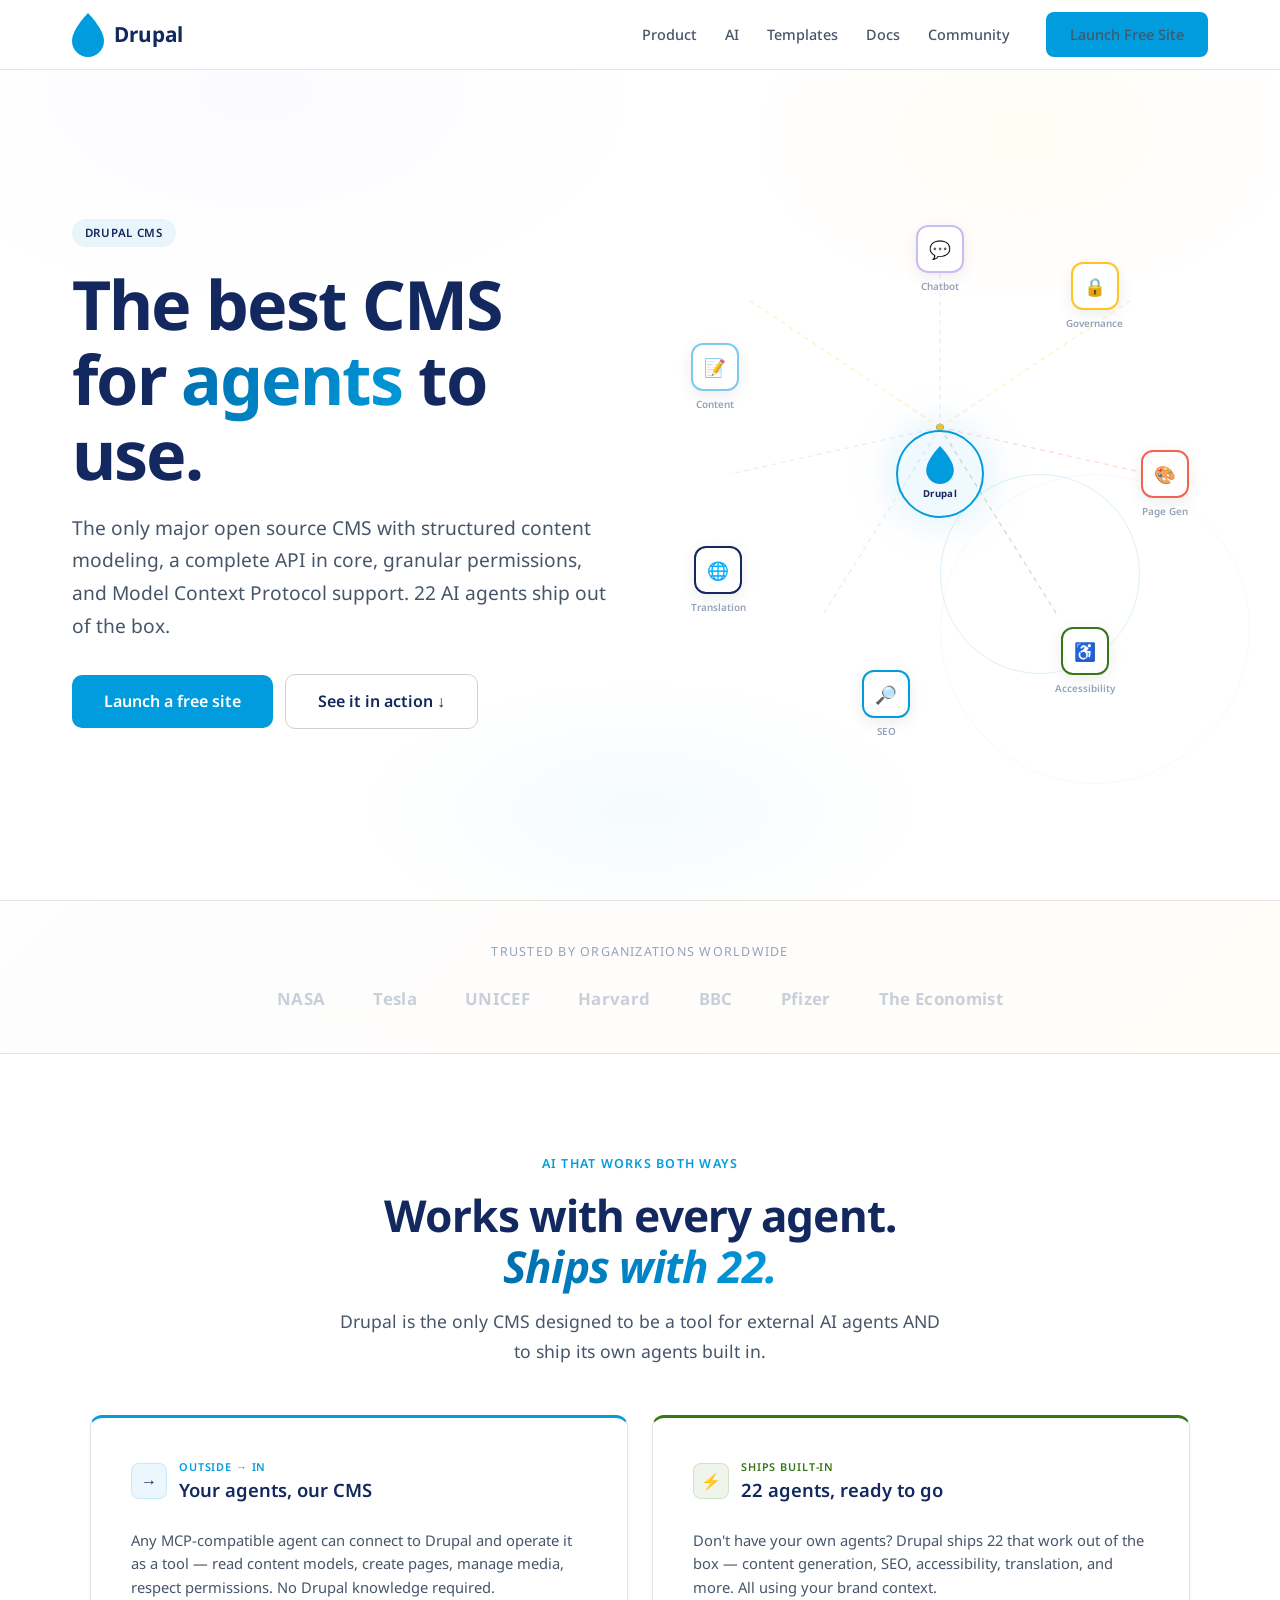
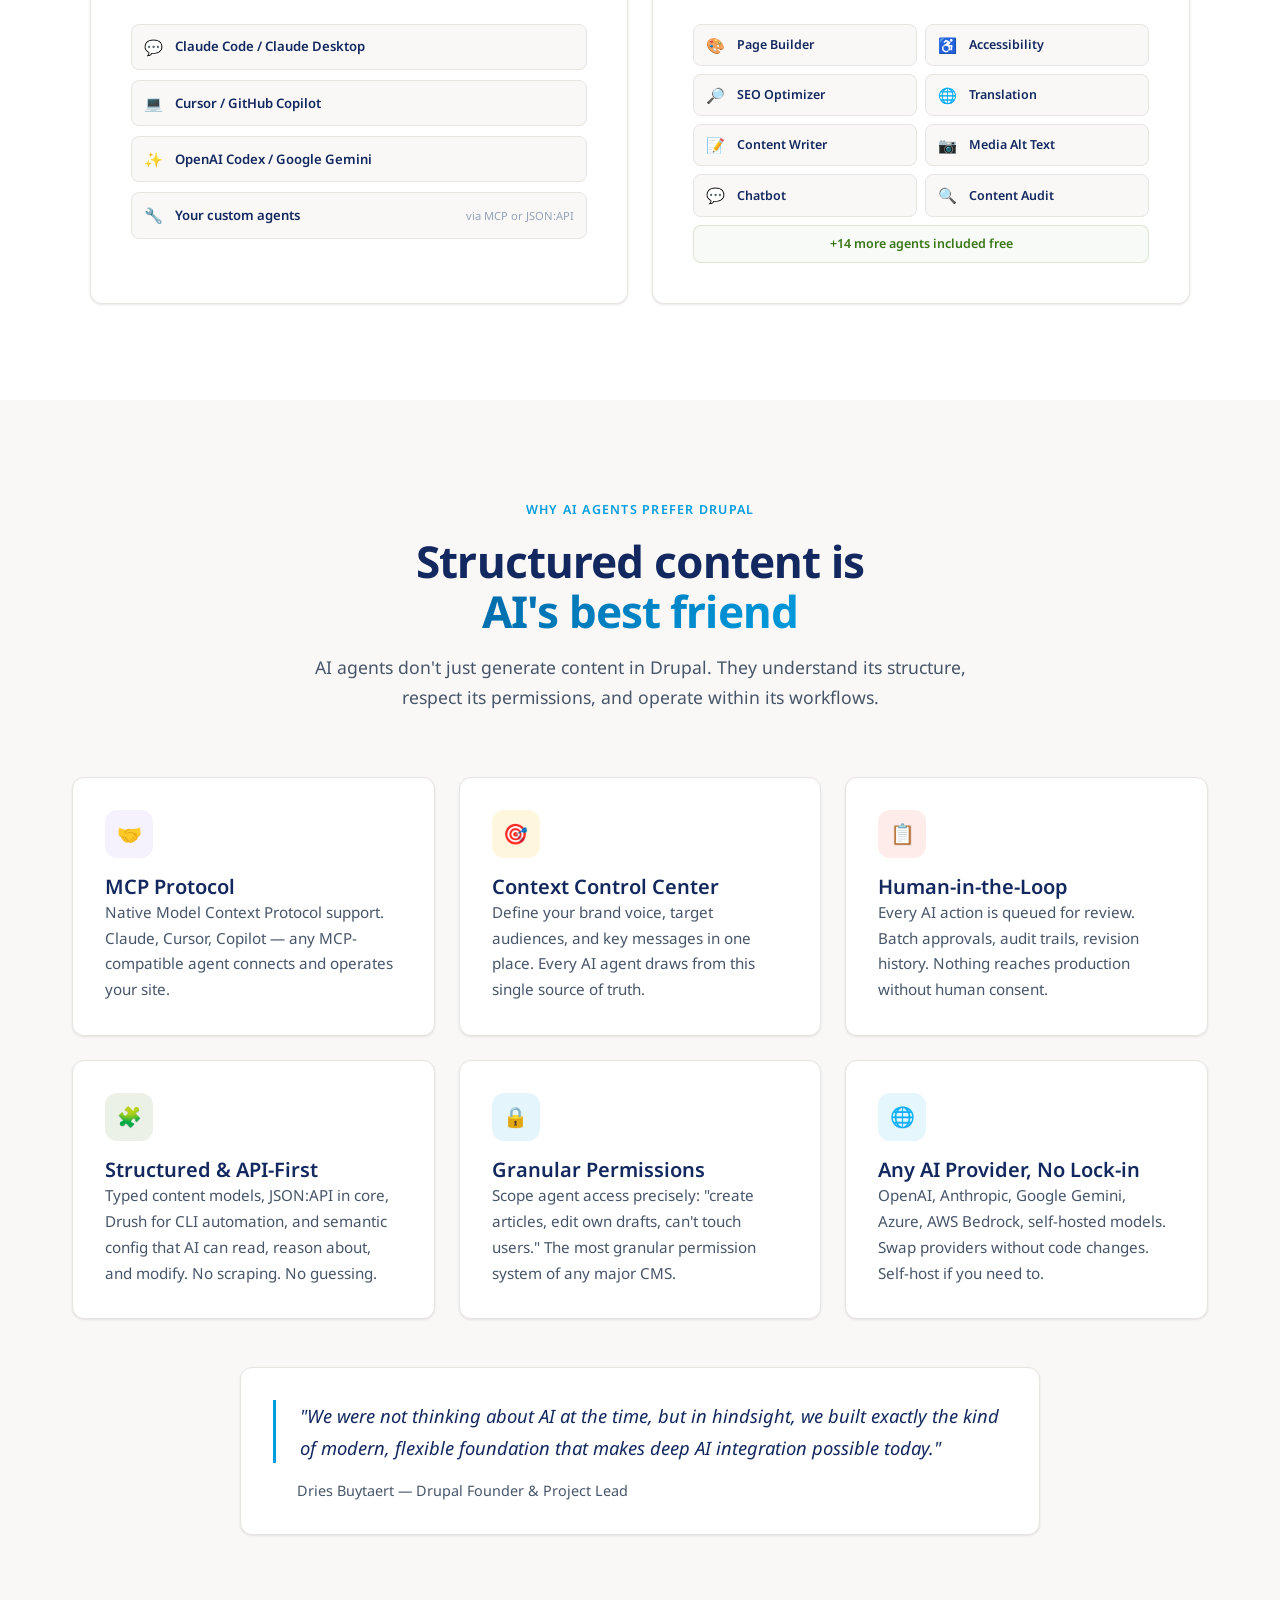
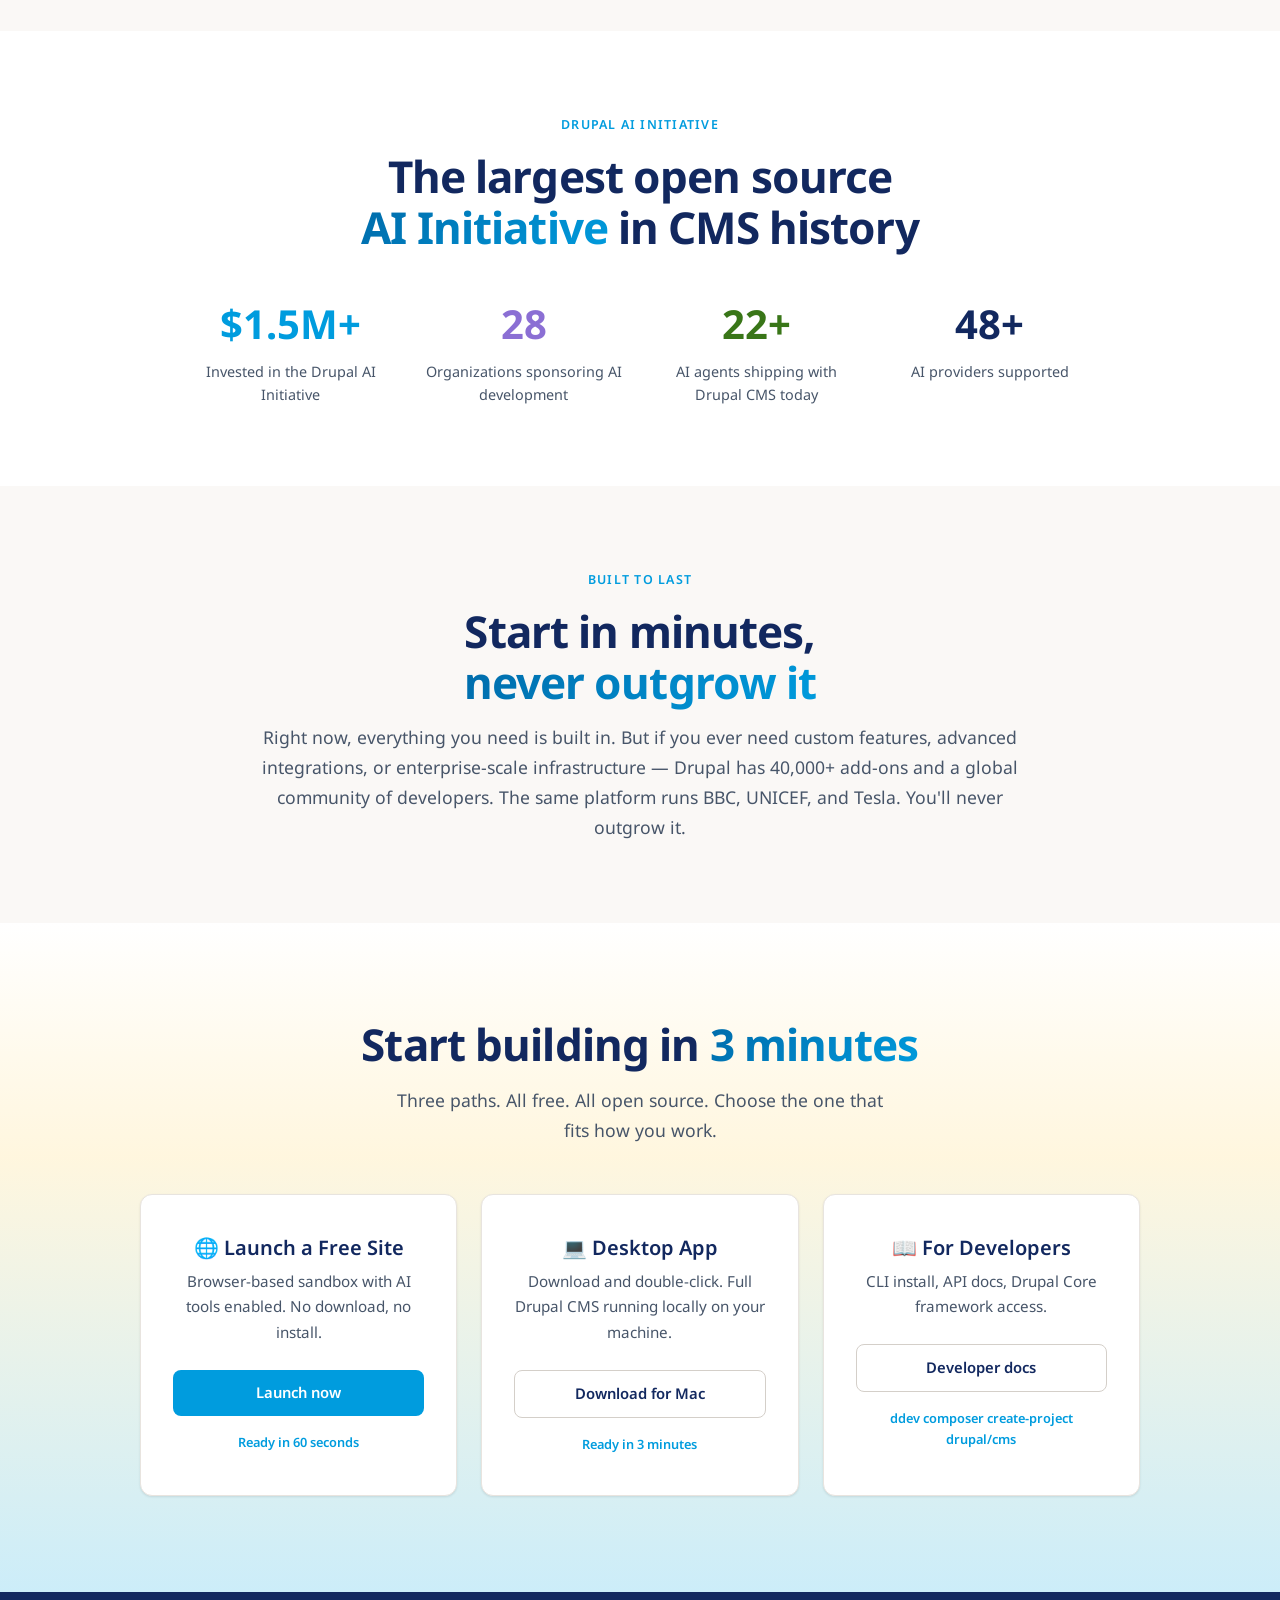
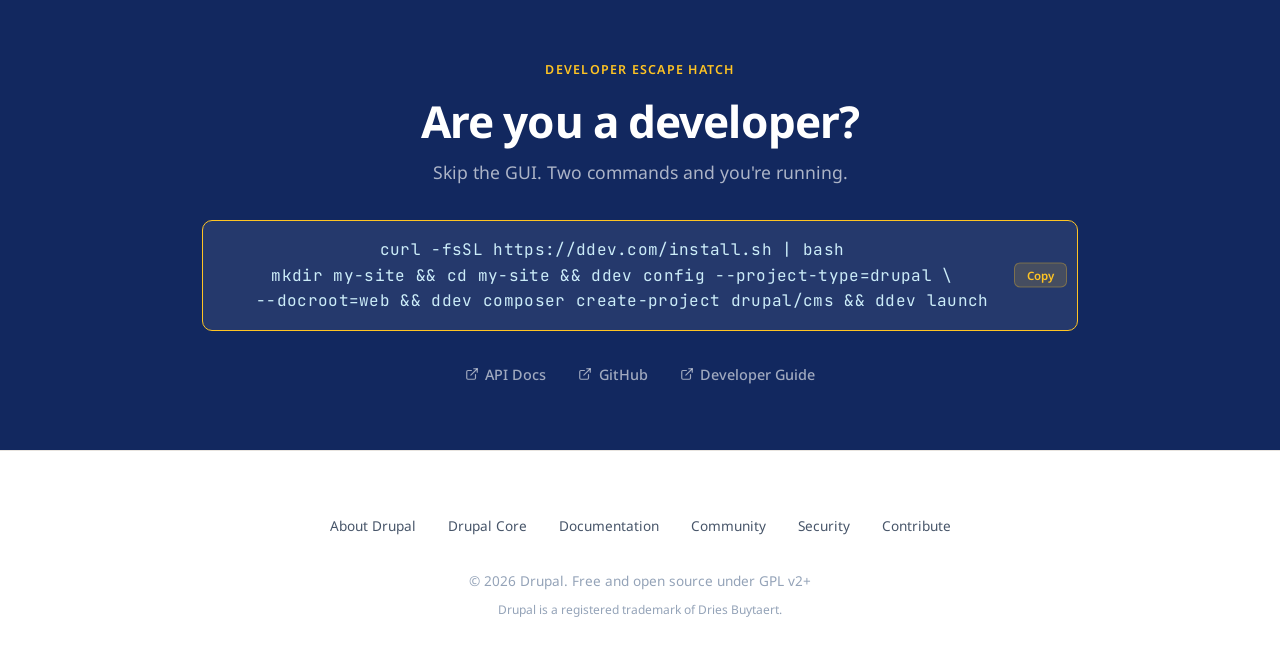
<file: v5.html>
<!DOCTYPE html>
<html lang="en">
<head>
  <meta charset="UTF-8">
  <meta name="viewport" content="width=device-width, initial-scale=1.0">
  <title>Drupal CMS — The Best CMS for Agents to Use</title>
  <link rel="preconnect" href="https://fonts.googleapis.com">
  <link rel="preconnect" href="https://fonts.gstatic.com" crossorigin>
  <link href="https://fonts.googleapis.com/css2?family=Noto+Sans:ital,wght@0,400;0,500;0,600;0,700;0,800;0,900;1,400;1,500&family=JetBrains+Mono:wght@400;500&display=swap" rel="stylesheet">
  <style>
    :root {
      --bg: #ffffff;
      --bg-warm: #faf8f6;
      --bg-card: #ffffff;
      --border: #e8e4df;
      --border-strong: #d4cfc9;
      --text: #12285F;
      --text-secondary: #475569;
      --text-muted: #94a3b8;
      --drupal-blue: #009CDE;
      --drupal-dark: #006AA9;
      --drupal-navy: #12285F;
      --drupal-light: #CCEDF9;
      --drupal-bg: #e8f6fc;
      --drupal-purple: #CCBAF4;
      --drupal-yellow: #FFC423;
      --drupal-red: #F46351;
      --drupal-green: #397618;
      --gradient: linear-gradient(135deg, #009CDE, #CCEDF9);
      --gradient-navy: linear-gradient(135deg, #12285F, #CCEDF9);
      --gradient-text: linear-gradient(135deg, #006AA9, #009CDE);
      --success: #397618;
      --success-bg: #f0f7ec;
      --warning: #d97706;
      --font: 'Noto Sans', -apple-system, BlinkMacSystemFont, 'Segoe UI', sans-serif;
      --font-heading: 'Noto Sans', -apple-system, BlinkMacSystemFont, sans-serif;
      --mono: 'JetBrains Mono', 'Fira Code', monospace;
      --max-w: 1200px;
      --radius: 12px;
      --radius-sm: 8px;
      --shadow-sm: 0 1px 3px rgba(0,0,0,0.06), 0 1px 2px rgba(0,0,0,0.04);
      --shadow: 0 4px 16px rgba(0,0,0,0.06), 0 1px 3px rgba(0,0,0,0.04);
      --shadow-lg: 0 12px 40px rgba(0,0,0,0.08), 0 4px 12px rgba(0,0,0,0.04);
      --shadow-blue: 0 8px 30px rgba(0,156,222,0.2);
    }

    *, *::before, *::after { box-sizing: border-box; margin: 0; padding: 0; }
    html { scroll-behavior: smooth; -webkit-font-smoothing: antialiased; }
    body { font-family: var(--font); background: var(--bg); color: var(--text); line-height: 1.6; overflow-x: hidden; }
    a { color: var(--drupal-blue); text-decoration: none; transition: color 0.2s; }
    a:hover { color: var(--drupal-dark); }

    h1 { font-family: var(--font-heading); font-size: clamp(2.75rem, 5.5vw, 4.25rem); font-weight: 700; line-height: 1.1; letter-spacing: -0.03em; color: var(--drupal-navy); }
    h2 { font-family: var(--font-heading); font-size: clamp(2rem, 3.5vw, 2.75rem); font-weight: 700; line-height: 1.15; letter-spacing: -0.02em; color: var(--drupal-navy); }
    h3 { font-family: var(--font-heading); font-size: 1.25rem; font-weight: 600; line-height: 1.3; color: var(--drupal-navy); }
    p { font-size: 1.1rem; color: var(--text-secondary); line-height: 1.7; }
    .highlight { background: var(--gradient-text); -webkit-background-clip: text; -webkit-text-fill-color: transparent; background-clip: text; }
    .section-label { display: inline-block; font-size: 0.78rem; font-weight: 600; text-transform: uppercase; letter-spacing: 0.1em; color: var(--drupal-blue); margin-bottom: 1rem; }

    .container { max-width: var(--max-w); margin: 0 auto; padding: 0 2rem; }
    .section { padding: 6rem 0; position: relative; }
    .section-alt { background: var(--bg-warm); }
    .grid { display: grid; gap: 1.5rem; }
    .grid-3 { grid-template-columns: repeat(3, 1fr); }
    .grid-4 { grid-template-columns: repeat(4, 1fr); }
    .text-center { text-align: center; }
    .mt-2 { margin-top: 1rem; }

    /* Header */
    .header {
      position: fixed; top: 0; left: 0; right: 0; z-index: 100;
      padding: 0.75rem 0;
      background: rgba(255,255,255,0.92);
      backdrop-filter: blur(24px); -webkit-backdrop-filter: blur(24px);
      border-bottom: 1px solid var(--border);
    }
    .header-inner { display: flex; justify-content: space-between; align-items: center; }
    .logo { display: flex; align-items: center; gap: 0.6rem; color: var(--text); text-decoration: none; }
    .logo-text { font-size: 1.3rem; font-weight: 700; }
    .nav { display: flex; gap: 1.75rem; align-items: center; }
    .nav a { color: var(--text-secondary); font-size: 0.9rem; font-weight: 500; }
    .nav a:hover { color: var(--text); }

    /* Buttons */
    .btn {
      display: inline-flex; align-items: center; justify-content: center; gap: 0.5rem;
      padding: 0.7rem 1.5rem; border-radius: var(--radius-sm);
      font-family: var(--font); font-size: 0.925rem; font-weight: 600;
      cursor: pointer; transition: all 0.25s; border: none; white-space: nowrap;
    }
    .btn-lg { padding: 0.85rem 2rem; font-size: 1rem; border-radius: 10px; }
    .btn-primary { background: var(--drupal-blue); color: #fff; }
    .btn-primary:hover { background: var(--drupal-dark); color: #fff; transform: translateY(-1px); box-shadow: var(--shadow-blue); }
    .btn-secondary { background: var(--bg); color: var(--text); border: 1px solid var(--border-strong); }
    .btn-secondary:hover { border-color: var(--drupal-purple); color: var(--drupal-navy); }

    /* Hero */
    .hero {
      min-height: 100vh; display: flex; align-items: center;
      padding: 7rem 0 4rem; position: relative; overflow: hidden;
      background: #ffffff;
    }
    .hero::before {
      content: ''; position: absolute; inset: 0;
      background:
        radial-gradient(ellipse 50% 40% at 20% 10%, rgba(204,186,244,0.07), transparent 60%),
        radial-gradient(ellipse 40% 35% at 80% 15%, rgba(255,196,35,0.05), transparent 55%),
        radial-gradient(ellipse 45% 30% at 50% 90%, rgba(0,156,222,0.04), transparent 50%);
      pointer-events: none;
    }
    .hero-content { position: relative; z-index: 2; width: 100%; }
    .hero-subhead { font-size: clamp(1.05rem, 1.8vw, 1.2rem); color: var(--text-secondary); max-width: 580px; margin: 1.25rem 0 2rem; line-height: 1.7; }
    .hero-actions { display: flex; gap: 0.75rem; flex-wrap: wrap; align-items: center; }
    .hero-split { display: grid; grid-template-columns: 1fr 1fr; gap: 4rem; align-items: center; }

    /* Hero Illustration — agent network */
    @keyframes hero-pulse-ring {
      0% { transform: translate(-50%, -50%) scale(1); opacity: 0.15; }
      50% { transform: translate(-50%, -50%) scale(1.08); opacity: 0.06; }
      100% { transform: translate(-50%, -50%) scale(1); opacity: 0.15; }
    }
    @keyframes hero-node-float {
      0%, 100% { transform: translateY(0); }
      50% { transform: translateY(-6px); }
    }
    @keyframes hero-dash {
      to { stroke-dashoffset: -16; }
    }
    @keyframes hero-data-packet {
      0% { offset-distance: 0%; opacity: 0; }
      10% { opacity: 1; }
      90% { opacity: 1; }
      100% { offset-distance: 100%; opacity: 0; }
    }
    .hero-illustration {
      position: relative; display: flex; align-items: center; justify-content: center;
      aspect-ratio: 1; width: 100%;
    }
    .hero-illustration .pulse-ring {
      position: absolute; top: 50%; left: 50%; border-radius: 50%;
      border: 1px solid rgba(0,156,222,0.15);
      animation: hero-pulse-ring 3s ease-in-out infinite;
    }
    .hero-illustration .pulse-ring-1 { width: 200px; height: 200px; }
    .hero-illustration .pulse-ring-2 { width: 310px; height: 310px; animation-delay: 1.5s; border-color: rgba(204,186,244,0.12); }
    .hero-illustration .center-node {
      position: relative; z-index: 3; display: flex; flex-direction: column;
      align-items: center; justify-content: center;
      width: 88px; height: 88px; border-radius: 50%;
      background: rgba(0,156,222,0.06); border: 2px solid var(--drupal-blue);
      box-shadow: 0 0 40px rgba(0,156,222,0.15), 0 0 80px rgba(0,156,222,0.05);
    }
    .hero-illustration .center-node span {
      margin-top: 2px; font-size: 0.6rem; font-weight: 700; letter-spacing: 0.05em; color: var(--drupal-navy);
    }
    .hero-illustration .agent-node {
      position: absolute; z-index: 3; display: flex; flex-direction: column;
      align-items: center; gap: 6px; transition: transform 0.3s;
      animation: hero-node-float 3s ease-in-out infinite;
    }
    .hero-illustration .agent-node:hover { transform: scale(1.1); }
    .hero-illustration .agent-node .icon-box {
      width: 48px; height: 48px; border-radius: 12px; background: #fff;
      box-shadow: 0 4px 16px rgba(0,0,0,0.08);
      display: flex; align-items: center; justify-content: center; font-size: 1.1rem;
    }
    /* Colorful node borders */
    .hero-illustration .agent-node .icon-box-purple { border: 2px solid var(--drupal-purple); }
    .hero-illustration .agent-node .icon-box-yellow { border: 2px solid var(--drupal-yellow); }
    .hero-illustration .agent-node .icon-box-red { border: 2px solid var(--drupal-red); }
    .hero-illustration .agent-node .icon-box-green { border: 2px solid var(--drupal-green); }
    .hero-illustration .agent-node .icon-box-blue { border: 2px solid var(--drupal-blue); }
    .hero-illustration .agent-node .icon-box-navy { border: 2px solid var(--drupal-navy); }
    .hero-illustration .agent-node .icon-box-lightblue { border: 2px solid #7fc9ed; }

    .hero-illustration .agent-node .node-label {
      font-size: 0.62rem; font-weight: 600; color: var(--text-muted); white-space: nowrap;
    }
    .hero-illustration .lines-svg {
      position: absolute; inset: 0; z-index: 1; pointer-events: none;
    }
    .hero-illustration .dash-line {
      stroke: rgba(0,156,222,0.15); stroke-width: 1;
      stroke-dasharray: 4 4; animation: hero-dash 2s linear infinite;
    }
    /* Colorful dash lines */
    .hero-illustration .dash-line-purple { stroke: rgba(204,186,244,0.35); }
    .hero-illustration .dash-line-yellow { stroke: rgba(255,196,35,0.3); }
    .hero-illustration .dash-line-red { stroke: rgba(244,99,81,0.25); }
    .hero-illustration .dash-line-green { stroke: rgba(57,118,24,0.25); }

    .hero-illustration .data-dot {
      fill: #009CDE; animation: hero-data-packet 3s ease-in-out infinite;
    }
    .hero-illustration .data-dot-purple { fill: #CCBAF4; }
    .hero-illustration .data-dot-yellow { fill: #FFC423; }
    .hero-illustration .data-dot-red { fill: #F46351; }
    .hero-illustration .data-dot-green { fill: #397618; }
    .hero-illustration .data-dot-rev {
      fill: #CCEDF9; animation: hero-data-packet 3.5s ease-in-out infinite;
    }

    /* Works with every agent section */
    .agents-section { padding: 6rem 0; }
    .agents-header { text-align: center; margin-bottom: 3rem; }
    .agents-grid { display: grid; grid-template-columns: 1fr 1fr; gap: 1.5rem; max-width: 1100px; margin: 0 auto; }
    .agents-card {
      background: var(--bg); border: 1px solid var(--border); border-radius: var(--radius);
      padding: 2.5rem; box-shadow: var(--shadow-sm);
    }
    .agents-card-blue { border-top: 3px solid var(--drupal-blue); }
    .agents-card-green { border-top: 3px solid var(--drupal-green); }
    .agents-card-header { display: flex; align-items: center; gap: 0.75rem; margin-bottom: 1.5rem; }
    .agents-card-icon {
      width: 36px; height: 36px; border-radius: 8px; display: flex;
      align-items: center; justify-content: center; font-size: 1rem;
    }
    .agents-card-icon-blue { background: rgba(0,156,222,0.08); border: 1px solid rgba(0,156,222,0.15); }
    .agents-card-icon-green { background: rgba(57,118,24,0.08); border: 1px solid rgba(57,118,24,0.15); }
    .agents-card-label { font-size: 0.68rem; font-weight: 600; text-transform: uppercase; letter-spacing: 0.08em; }
    .agents-card-label-blue { color: var(--drupal-blue); }
    .agents-card-label-green { color: var(--success); }
    .agents-card-title { font-size: 1.15rem; font-weight: 600; color: var(--text); }
    .agents-card p { font-size: 0.92rem; color: var(--text-secondary); line-height: 1.6; margin-bottom: 1.5rem; }
    .agents-list { display: flex; flex-direction: column; gap: 0.625rem; }
    .agents-list-item {
      display: flex; align-items: center; gap: 0.75rem; padding: 0.625rem 0.75rem;
      border-radius: 8px; background: var(--bg-warm); border: 1px solid var(--border);
    }
    .agents-list-item span:first-child { font-size: 0.95rem; }
    .agents-list-item span:nth-child(2) { font-size: 0.82rem; font-weight: 600; color: var(--text); }
    .agents-list-item .muted-right { margin-left: auto; font-size: 0.7rem; color: var(--text-muted); font-weight: 400; }
    .agents-grid-2col { display: grid; grid-template-columns: 1fr 1fr; gap: 0.5rem; }
    .agents-grid-2col .agents-list-item { padding: 0.5rem 0.75rem; }
    .agents-grid-2col .agents-list-item span:nth-child(2) { font-size: 0.78rem; }
    .agents-more {
      grid-column: span 2; text-align: center; padding: 0.5rem 0.75rem;
      border-radius: 8px; font-size: 0.78rem; font-weight: 600;
      background: rgba(57,118,24,0.04); border: 1px solid rgba(57,118,24,0.15); color: var(--drupal-green);
    }

    /* Badge */
    .badge { display: inline-block; padding: 0.3rem 0.8rem; border-radius: 999px; font-size: 0.72rem; font-weight: 600; text-transform: uppercase; letter-spacing: 0.06em; }
    .badge-blue { background: var(--drupal-bg); color: var(--drupal-navy); }
    .badge-green { background: var(--success-bg); color: var(--success); }

    /* Proof bar with logos — subtle purple-to-yellow gradient */
    .proof-bar {
      padding: 2.5rem 0; border-top: 1px solid var(--border); border-bottom: 1px solid var(--border);
      background: linear-gradient(135deg, rgba(204,186,244,0.03), rgba(255,196,35,0.03));
    }
    .proof-bar p { font-size: 0.78rem; text-transform: uppercase; letter-spacing: 0.1em; color: var(--text-muted); margin-bottom: 1.5rem; text-align: center; }
    .proof-logos { display: flex; justify-content: center; align-items: center; gap: 3rem; flex-wrap: wrap; }
    .proof-logo { font-size: 1.05rem; font-weight: 700; color: var(--text-muted); opacity: 0.5; letter-spacing: 0.02em; transition: opacity 0.3s; }
    .proof-logo:hover { opacity: 0.8; }

    /* Feature Cards with per-card icon colors */
    .card {
      background: var(--bg-card); border: 1px solid var(--border);
      border-radius: var(--radius); padding: 2rem;
      transition: all 0.3s ease; box-shadow: var(--shadow-sm);
    }
    .card:hover { box-shadow: var(--shadow); transform: translateY(-3px); border-color: var(--drupal-light); }
    .card-icon {
      width: 48px; height: 48px; border-radius: 12px;
      display: flex; align-items: center; justify-content: center;
      font-size: 1.25rem; margin-bottom: 1rem;
    }
    /* Per-card icon backgrounds */
    .card-icon-purple { background: rgba(204,186,244,0.2); }
    .card-icon-yellow { background: rgba(255,196,35,0.15); }
    .card-icon-red { background: rgba(244,99,81,0.12); }
    .card-icon-green { background: rgba(57,118,24,0.1); }
    .card-icon-blue { background: rgba(0,156,222,0.1); }
    .card-icon-lightblue { background: rgba(204,237,249,0.5); }

    /* Stats — each number a different brand color */
    .stat-number {
      font-family: var(--font-heading); font-size: clamp(2.5rem, 4vw, 3.5rem); font-weight: 700;
      line-height: 1.1;
    }
    .stat-number-blue { color: var(--drupal-blue); }
    .stat-number-purple { color: #8B6FD4; } /* Darker purple for contrast on white - W3C compliant */
    .stat-number-green { color: var(--drupal-green); }
    .stat-number-navy { color: var(--drupal-navy); }
    .stat-label { font-size: 0.9rem; color: var(--text-secondary); margin-top: 0.4rem; }

    /* Drupal AI Initiative */
    .initiative-section { padding: 5rem 0; background: var(--bg); }
    .initiative-inner {
      max-width: 900px; margin: 0 auto; text-align: center;
    }
    .initiative-stats { display: grid; grid-template-columns: repeat(4, 1fr); gap: 2rem; margin-top: 2.5rem; }
    .initiative-stat-number { font-family: var(--font-heading); font-size: 2.5rem; font-weight: 700; }
    .initiative-stat-label { font-size: 0.9rem; color: var(--text-secondary); margin-top: 0.25rem; }
    .initiative-quote {
      margin-top: 3rem; padding: 2rem; background: var(--bg); border: 1px solid var(--border);
      border-radius: var(--radius); box-shadow: var(--shadow-sm);
    }
    .initiative-quote blockquote {
      font-size: 1.15rem; font-style: italic; color: var(--text); line-height: 1.7;
      border-left: 3px solid var(--drupal-blue); padding-left: 1.5rem; text-align: left;
    }
    .initiative-quote cite { display: block; margin-top: 1rem; font-size: 0.9rem; color: var(--text-secondary); font-style: normal; text-align: left; padding-left: 1.5rem; }

    /* "Start in minutes, never outgrow it" */
    .growth-section { padding: 5rem 0; }
    .growth-inner { max-width: 800px; margin: 0 auto; text-align: center; }
    .growth-logos { display: flex; justify-content: center; gap: 2.5rem; margin-top: 2rem; flex-wrap: wrap; }
    .growth-logo { font-size: 1rem; font-weight: 700; color: var(--text-muted); opacity: 0.5; }
    .growth-note { font-size: 0.85rem; color: var(--text-muted); margin-top: 1rem; }

    /* CTA Section — warm Yellow-to-Light-Blue gradient */
    .cta-section {
      text-align: center; padding: 6rem 0;
      background: linear-gradient(180deg, var(--bg) 0%, rgba(255,196,35,0.15) 35%, #CCEDF9 100%);
    }
    .cta-paths { display: grid; grid-template-columns: repeat(3, 1fr); gap: 1.5rem; margin-top: 3rem; max-width: 1000px; margin-left: auto; margin-right: auto; }
    .cta-path { background: var(--bg); border: 1px solid var(--border); border-radius: var(--radius); padding: 2.5rem 2rem; text-align: center; transition: all 0.3s; box-shadow: var(--shadow-sm); }
    .cta-path:hover { box-shadow: var(--shadow); transform: translateY(-3px); }
    .cta-path h3 { margin-bottom: 0.5rem; }
    .cta-path p { font-size: 0.95rem; margin-bottom: 1.5rem; }
    .cta-path .time { font-size: 0.8rem; color: var(--drupal-blue); font-weight: 600; margin-top: 1rem; }

    /* Developer section — Navy bg with Yellow accents */
    .developer-section {
      padding: 4rem 0; text-align: center;
      background: var(--drupal-navy); color: #fff;
    }
    .developer-section .section-label { color: var(--drupal-yellow); }
    .developer-heading { color: #fff; margin-bottom: 0.75rem; }
    .developer-subhead { color: rgba(255,255,255,0.65); margin-bottom: 2rem; }
    .code-block {
      display: inline-block; background: rgba(255,255,255,0.08);
      border: 1px solid var(--drupal-yellow); border-radius: 10px;
      padding: 1rem 5.5rem 1rem 2rem; font-family: var(--mono); font-size: 1rem;
      color: var(--drupal-light); position: relative; letter-spacing: 0.02em;
    }
    .code-block-copy {
      position: absolute; right: 10px; top: 50%; transform: translateY(-50%);
      background: rgba(255,196,35,0.15); border: 1px solid rgba(255,196,35,0.3);
      color: var(--drupal-yellow); padding: 4px 12px; border-radius: 6px;
      font-size: 0.72rem; font-weight: 600; cursor: pointer;
      font-family: var(--font); transition: all 0.2s;
    }
    .code-block-copy:hover { background: rgba(255,196,35,0.25); color: #fff; }
    .developer-links { display: flex; justify-content: center; gap: 2rem; margin-top: 2rem; }
    .developer-links a {
      color: rgba(255,255,255,0.6); font-size: 0.9rem; font-weight: 500;
      display: flex; align-items: center; gap: 0.4rem; transition: color 0.2s;
    }
    .developer-links a:hover { color: var(--drupal-yellow); }
    .developer-links a svg { width: 14px; height: 14px; stroke: currentColor; fill: none; stroke-width: 2; }

    /* Footer */
    .footer { padding: 4rem 0 2rem; border-top: 1px solid var(--border); text-align: center; }
    .footer p { font-size: 0.85rem; color: var(--text-muted); }
    .footer-links { display: flex; justify-content: center; gap: 2rem; margin-bottom: 2rem; flex-wrap: wrap; }
    .footer-links a { font-size: 0.85rem; color: var(--text-secondary); }

    /* Animations */
    @keyframes fadeInUp { from { opacity: 0; transform: translateY(24px); } to { opacity: 1; transform: translateY(0); } }
    .animate { animation: fadeInUp 0.6s ease-out both; }
    .animate-d1 { animation-delay: 0.1s; }
    .animate-d2 { animation-delay: 0.2s; }
    .animate-d3 { animation-delay: 0.3s; }

    /* Responsive */
    @media (max-width: 900px) {
      .grid-3, .grid-4, .cta-paths, .initiative-stats, .agents-grid { grid-template-columns: 1fr; }
      .hero-split { grid-template-columns: 1fr; gap: 2rem; }
      .hero { min-height: auto; padding: 7rem 0 3rem; }
      .nav { display: none; }
      .proof-logos { gap: 1.5rem; }
      .developer-links { flex-direction: column; gap: 1rem; }
    }
    @media (max-width: 480px) {
      h1 { font-size: 2.25rem; }
      .hero-actions { flex-direction: column; width: 100%; }
      .hero-actions .btn { width: 100%; }
    }
  </style>
</head>
<body>

  <header class="header">
    <div class="container header-inner">
      <a href="#" class="logo">
        <svg width="32" height="44" viewBox="0 0 32 44" fill="none"><path d="M16 0S0 16 0 28c0 8.8 7.2 16 16 16s16-7.2 16-16C32 16 16 0 16 0z" fill="#009CDE"/></svg>
        <span class="logo-text">Drupal</span>
      </a>
      <nav class="nav">
        <a href="#">Product</a>
        <a href="#">AI</a>
        <a href="#">Templates</a>
        <a href="#">Docs</a>
        <a href="#">Community</a>
        <a href="#" class="btn btn-primary" style="margin-left:0.5rem;">Launch Free Site</a>
      </nav>
    </div>
  </header>

  <!-- HERO -->
  <section class="hero">
    <div class="container hero-content">
      <div class="hero-split">
        <div>
          <div class="badge badge-blue animate" style="margin-bottom:1.25rem;">Drupal CMS</div>
          <h1 class="animate animate-d1">The best CMS for <span class="highlight">agents</span> to use.</h1>
          <p class="hero-subhead animate animate-d2">The only major open source CMS with structured content modeling, a complete API in core, granular permissions, and Model Context Protocol support. 22 AI agents ship out of the box.</p>
          <div class="hero-actions animate animate-d3">
            <a href="#" class="btn btn-primary btn-lg">Launch a free site</a>
            <a href="#" class="btn btn-secondary btn-lg">See it in action &darr;</a>
          </div>
        </div>
        <div class="animate animate-d2">
          <div class="hero-illustration">
            <!-- Pulse rings -->
            <div class="pulse-ring pulse-ring-1"></div>
            <div class="pulse-ring pulse-ring-2"></div>

            <!-- Connection lines + data packets (colorful) -->
            <svg viewBox="0 0 460 380" preserveAspectRatio="xMidYMid meet" class="lines-svg">
              <line x1="230" y1="190" x2="230" y2="30" class="dash-line dash-line-purple"/>
              <line x1="230" y1="190" x2="395" y2="80" class="dash-line dash-line-yellow" style="animation-delay:0.3s"/>
              <line x1="230" y1="190" x2="410" y2="230" class="dash-line dash-line-red" style="animation-delay:0.6s"/>
              <line x1="230" y1="190" x2="330" y2="350" class="dash-line dash-line-green" style="animation-delay:0.9s"/>
              <line x1="230" y1="190" x2="130" y2="350" class="dash-line" style="animation-delay:1.2s"/>
              <line x1="230" y1="190" x2="50" y2="230" class="dash-line dash-line-purple" style="animation-delay:1.5s"/>
              <line x1="230" y1="190" x2="65" y2="80" class="dash-line dash-line-yellow" style="animation-delay:1.8s"/>
              <!-- Data packets (colorful) -->
              <circle r="3" class="data-dot data-dot-purple" style="offset-path:path('M 230 190 L 230 30');"><animate attributeName="opacity" values="0;0.8;0.8;0" keyTimes="0;0.1;0.9;1" dur="2.5s" repeatCount="indefinite"/></circle>
              <circle r="3" class="data-dot data-dot-yellow" style="offset-path:path('M 230 190 L 395 80');animation-delay:0.8s;"><animate attributeName="opacity" values="0;0.8;0.8;0" keyTimes="0;0.1;0.9;1" dur="2.8s" begin="0.8s" repeatCount="indefinite"/></circle>
              <circle r="3" class="data-dot data-dot-red" style="offset-path:path('M 230 190 L 410 230');animation-delay:1.6s;"><animate attributeName="opacity" values="0;0.8;0.8;0" keyTimes="0;0.1;0.9;1" dur="3.1s" begin="1.6s" repeatCount="indefinite"/></circle>
              <circle r="3" class="data-dot data-dot-green" style="offset-path:path('M 230 190 L 330 350');animation-delay:2.4s;"><animate attributeName="opacity" values="0;0.8;0.8;0" keyTimes="0;0.1;0.9;1" dur="3.4s" begin="2.4s" repeatCount="indefinite"/></circle>
              <circle r="3" class="data-dot" style="offset-path:path('M 230 190 L 130 350');animation-delay:3.2s;"><animate attributeName="opacity" values="0;0.8;0.8;0" keyTimes="0;0.1;0.9;1" dur="3.7s" begin="3.2s" repeatCount="indefinite"/></circle>
              <circle r="3" class="data-dot data-dot-purple" style="offset-path:path('M 230 190 L 50 230');animation-delay:4s;"><animate attributeName="opacity" values="0;0.8;0.8;0" keyTimes="0;0.1;0.9;1" dur="4s" begin="4s" repeatCount="indefinite"/></circle>
              <circle r="3" class="data-dot data-dot-yellow" style="offset-path:path('M 230 190 L 65 80');animation-delay:4.8s;"><animate attributeName="opacity" values="0;0.8;0.8;0" keyTimes="0;0.1;0.9;1" dur="4.3s" begin="4.8s" repeatCount="indefinite"/></circle>
            </svg>

            <!-- Center Drupal node -->
            <div class="center-node">
              <svg width="28" height="38" viewBox="0 0 32 44" fill="none"><path d="M16 0S0 16 0 28c0 8.8 7.2 16 16 16s16-7.2 16-16C32 16 16 0 16 0z" fill="#009CDE"/></svg>
              <span>Drupal</span>
            </div>

            <!-- Agent nodes with colorful borders -->
            <div class="agent-node" style="top:calc(8% - 24px);left:calc(50% - 24px);animation-delay:2.5s;">
              <div class="icon-box icon-box-purple">&#x1f4ac;</div>
              <span class="node-label">Chatbot</span>
            </div>
            <div class="agent-node" style="top:calc(15% - 24px);left:calc(78% - 24px);animation-delay:3s;">
              <div class="icon-box icon-box-yellow">&#x1f512;</div>
              <span class="node-label">Governance</span>
            </div>
            <div class="agent-node" style="top:calc(50% - 24px);left:calc(92% - 24px);animation-delay:0s;">
              <div class="icon-box icon-box-red">&#x1f3a8;</div>
              <span class="node-label">Page Gen</span>
            </div>
            <div class="agent-node" style="top:calc(83% - 24px);left:calc(76% - 24px);animation-delay:0.5s;">
              <div class="icon-box icon-box-green">&#x267f;</div>
              <span class="node-label">Accessibility</span>
            </div>
            <div class="agent-node" style="top:calc(91% - 24px);left:calc(40% - 24px);animation-delay:1s;">
              <div class="icon-box icon-box-blue">&#x1f50e;</div>
              <span class="node-label">SEO</span>
            </div>
            <div class="agent-node" style="top:calc(68% - 24px);left:calc(8% - 24px);animation-delay:1.5s;">
              <div class="icon-box icon-box-navy">&#x1f310;</div>
              <span class="node-label">Translation</span>
            </div>
            <div class="agent-node" style="top:calc(30% - 24px);left:calc(8% - 24px);animation-delay:2s;">
              <div class="icon-box icon-box-lightblue">&#x1f4dd;</div>
              <span class="node-label">Content</span>
            </div>
          </div>
        </div>
      </div>
    </div>
  </section>

  <!-- SOCIAL PROOF LOGOS -->
  <div class="proof-bar">
    <div class="container">
      <p>Trusted by organizations worldwide</p>
      <div class="proof-logos">
        <span class="proof-logo">NASA</span>
        <span class="proof-logo">Tesla</span>
        <span class="proof-logo">UNICEF</span>
        <span class="proof-logo">Harvard</span>
        <span class="proof-logo">BBC</span>
        <span class="proof-logo">Pfizer</span>
        <span class="proof-logo">The Economist</span>
      </div>
    </div>
  </div>

  <!-- WORKS WITH EVERY AGENT. SHIPS WITH 22. -->
  <section class="agents-section">
    <div class="container">
      <div class="agents-header">
        <span class="section-label">AI that works both ways</span>
        <h2>Works with every agent.<br><span class="highlight" style="font-style:italic;">Ships with 22.</span></h2>
        <p class="mt-2" style="max-width:620px;margin-left:auto;margin-right:auto;">Drupal is the only CMS designed to be a tool for external AI agents AND to ship its own agents built in.</p>
      </div>
      <div class="agents-grid">
        <!-- Left: Outside In — Blue top accent -->
        <div class="agents-card agents-card-blue">
          <div class="agents-card-header">
            <div class="agents-card-icon agents-card-icon-blue">&rarr;</div>
            <div>
              <div class="agents-card-label agents-card-label-blue">Outside &rarr; In</div>
              <div class="agents-card-title">Your agents, our CMS</div>
            </div>
          </div>
          <p>Any MCP-compatible agent can connect to Drupal and operate it as a tool — read content models, create pages, manage media, respect permissions. No Drupal knowledge required.</p>
          <div class="agents-list">
            <div class="agents-list-item"><span>&#x1f4ac;</span><span>Claude Code / Claude Desktop</span></div>
            <div class="agents-list-item"><span>&#x1f4bb;</span><span>Cursor / GitHub Copilot</span></div>
            <div class="agents-list-item"><span>&#x2728;</span><span>OpenAI Codex / Google Gemini</span></div>
            <div class="agents-list-item"><span>&#x1f527;</span><span>Your custom agents</span><span class="muted-right">via MCP or JSON:API</span></div>
          </div>
        </div>
        <!-- Right: Ships built-in — Green top accent -->
        <div class="agents-card agents-card-green">
          <div class="agents-card-header">
            <div class="agents-card-icon agents-card-icon-green">&#x26a1;</div>
            <div>
              <div class="agents-card-label agents-card-label-green">Ships built-in</div>
              <div class="agents-card-title">22 agents, ready to go</div>
            </div>
          </div>
          <p>Don't have your own agents? Drupal ships 22 that work out of the box — content generation, SEO, accessibility, translation, and more. All using your brand context.</p>
          <div class="agents-grid-2col">
            <div class="agents-list-item"><span>&#x1f3a8;</span><span>Page Builder</span></div>
            <div class="agents-list-item"><span>&#x267f;</span><span>Accessibility</span></div>
            <div class="agents-list-item"><span>&#x1f50e;</span><span>SEO Optimizer</span></div>
            <div class="agents-list-item"><span>&#x1f310;</span><span>Translation</span></div>
            <div class="agents-list-item"><span>&#x1f4dd;</span><span>Content Writer</span></div>
            <div class="agents-list-item"><span>&#x1f4f7;</span><span>Media Alt Text</span></div>
            <div class="agents-list-item"><span>&#x1f4ac;</span><span>Chatbot</span></div>
            <div class="agents-list-item"><span>&#x1f50d;</span><span>Content Audit</span></div>
            <div class="agents-more">+14 more agents included free</div>
          </div>
        </div>
      </div>
    </div>
  </section>

  <!-- STRUCTURED CONTENT IS AI'S BEST FRIEND -->
  <section class="section" style="background:var(--bg-warm);">

    <div class="container">
      <div class="text-center" style="max-width:700px;margin:0 auto 4rem;">
        <span class="section-label">Why AI agents prefer Drupal</span>
        <h2>Structured content is<br><span class="highlight">AI's best friend</span></h2>
        <p class="mt-2">AI agents don't just generate content in Drupal. They understand its structure, respect its permissions, and operate within its workflows.</p>
      </div>
      <div class="grid grid-3">
        <div class="card">
          <div class="card-icon card-icon-purple">&#x1f91d;</div>
          <h3>MCP Protocol</h3>
          <p style="font-size:0.95rem;">Native Model Context Protocol support. Claude, Cursor, Copilot — any MCP-compatible agent connects and operates your site.</p>
        </div>
        <div class="card">
          <div class="card-icon card-icon-yellow">&#x1f3af;</div>
          <h3>Context Control Center</h3>
          <p style="font-size:0.95rem;">Define your brand voice, target audiences, and key messages in one place. Every AI agent draws from this single source of truth.</p>
        </div>
        <div class="card">
          <div class="card-icon card-icon-red">&#x1f4cb;</div>
          <h3>Human-in-the-Loop</h3>
          <p style="font-size:0.95rem;">Every AI action is queued for review. Batch approvals, audit trails, revision history. Nothing reaches production without human consent.</p>
        </div>
        <div class="card">
          <div class="card-icon card-icon-green">&#x1f9e9;</div>
          <h3>Structured &amp; API-First</h3>
          <p style="font-size:0.95rem;">Typed content models, JSON:API in core, Drush for CLI automation, and semantic config that AI can read, reason about, and modify. No scraping. No guessing.</p>
        </div>
        <div class="card">
          <div class="card-icon card-icon-blue">&#x1f512;</div>
          <h3>Granular Permissions</h3>
          <p style="font-size:0.95rem;">Scope agent access precisely: "create articles, edit own drafts, can't touch users." The most granular permission system of any major CMS.</p>
        </div>
        <div class="card">
          <div class="card-icon card-icon-lightblue">&#x1f310;</div>
          <h3>Any AI Provider, No Lock-in</h3>
          <p style="font-size:0.95rem;">OpenAI, Anthropic, Google Gemini, Azure, AWS Bedrock, self-hosted models. Swap providers without code changes. Self-host if you need to.</p>
        </div>
      </div>
      <div class="initiative-quote" style="max-width:800px;margin:3rem auto 0;">
        <blockquote>
          "We were not thinking about AI at the time, but in hindsight, we built exactly the kind of modern, flexible foundation that makes deep AI integration possible today."
        </blockquote>
        <cite>Dries Buytaert — Drupal Founder &amp; Project Lead</cite>
      </div>
    </div>
  </section>

  <!-- DRUPAL AI INITIATIVE — stats in different brand colors -->
  <section class="initiative-section">
    <div class="container">
      <div class="initiative-inner">
        <span class="section-label">Drupal AI Initiative</span>
        <h2>The largest open source<br><span class="highlight">AI Initiative</span> in CMS history</h2>
        <div class="initiative-stats" style="grid-template-columns: repeat(4, 1fr);">
          <div>
            <div class="initiative-stat-number stat-number-blue">$1.5M+</div>
            <div class="initiative-stat-label">Invested in the Drupal AI Initiative</div>
          </div>
          <div>
            <div class="initiative-stat-number stat-number-purple">28</div>
            <div class="initiative-stat-label">Organizations sponsoring AI development</div>
          </div>
          <div>
            <div class="initiative-stat-number stat-number-green">22+</div>
            <div class="initiative-stat-label">AI agents shipping with Drupal CMS today</div>
          </div>
          <div>
            <div class="initiative-stat-number stat-number-navy">48+</div>
            <div class="initiative-stat-label">AI providers supported</div>
          </div>
        </div>
      </div>
    </div>
  </section>

  <!-- START IN MINUTES, NEVER OUTGROW IT -->
  <section class="growth-section" style="background:var(--bg-warm);">

    <div class="container">
      <div class="growth-inner">
        <span class="section-label">Built to last</span>
        <h2>Start in minutes,<br><span class="highlight">never outgrow it</span></h2>
        <p class="mt-2">Right now, everything you need is built in. But if you ever need custom features, advanced integrations, or enterprise-scale infrastructure — Drupal has 40,000+ add-ons and a global community of developers. The same platform runs BBC, UNICEF, and Tesla. You'll never outgrow it.</p>
      </div>
    </div>
  </section>

  <!-- START BUILDING IN 3 MINUTES -->
  <section class="cta-section">
    <div class="container">
      <h2>Start building in <span class="highlight">3 minutes</span></h2>
      <p class="mt-2" style="max-width:500px;margin-left:auto;margin-right:auto;">Three paths. All free. All open source. Choose the one that fits how you work.</p>
      <div class="cta-paths">
        <div class="cta-path">
          <h3>&#x1f310; Launch a Free Site</h3>
          <p>Browser-based sandbox with AI tools enabled. No download, no install.</p>
          <a href="#" class="btn btn-primary" style="width:100%;">Launch now</a>
          <div class="time">Ready in 60 seconds</div>
        </div>
        <div class="cta-path">
          <h3>&#x1f4bb; Desktop App</h3>
          <p>Download and double-click. Full Drupal CMS running locally on your machine.</p>
          <a href="#" class="btn btn-secondary" style="width:100%;">Download for Mac</a>
          <div class="time">Ready in 3 minutes</div>
        </div>
        <div class="cta-path">
          <h3>&#x1f4d6; For Developers</h3>
          <p>CLI install, API docs, Drupal Core framework access.</p>
          <a href="#" class="btn btn-secondary" style="width:100%;">Developer docs</a>
          <div class="time">ddev composer create-project drupal/cms</div>
        </div>
      </div>
    </div>
  </section>

  <!-- ARE YOU A DEVELOPER? -->
  <section class="developer-section">
    <div class="container">
      <span class="section-label">Developer escape hatch</span>
      <h2 class="developer-heading">Are you a developer?</h2>
      <p class="developer-subhead">Skip the GUI. Two commands and you're running.</p>
      <div class="code-block">
        <button class="code-block-copy" onclick="navigator.clipboard.writeText('curl -fsSL https://ddev.com/install.sh | bash\nmkdir my-site && cd my-site && ddev config --project-type=drupal --docroot=web && ddev composer create-project drupal/cms && ddev launch')">Copy</button>
        curl -fsSL https://ddev.com/install.sh | bash<br>
        mkdir my-site && cd my-site && ddev config --project-type=drupal \<br>
        &nbsp;&nbsp;--docroot=web && ddev composer create-project drupal/cms && ddev launch
      </div>
      <div class="developer-links">
        <a href="#">
          <svg viewBox="0 0 24 24" stroke-linecap="round" stroke-linejoin="round"><path d="M18 13v6a2 2 0 0 1-2 2H5a2 2 0 0 1-2-2V8a2 2 0 0 1 2-2h6"/><polyline points="15 3 21 3 21 9"/><line x1="10" y1="14" x2="21" y2="3"/></svg>
          API Docs
        </a>
        <a href="#">
          <svg viewBox="0 0 24 24" stroke-linecap="round" stroke-linejoin="round"><path d="M18 13v6a2 2 0 0 1-2 2H5a2 2 0 0 1-2-2V8a2 2 0 0 1 2-2h6"/><polyline points="15 3 21 3 21 9"/><line x1="10" y1="14" x2="21" y2="3"/></svg>
          GitHub
        </a>
        <a href="#">
          <svg viewBox="0 0 24 24" stroke-linecap="round" stroke-linejoin="round"><path d="M18 13v6a2 2 0 0 1-2 2H5a2 2 0 0 1-2-2V8a2 2 0 0 1 2-2h6"/><polyline points="15 3 21 3 21 9"/><line x1="10" y1="14" x2="21" y2="3"/></svg>
          Developer Guide
        </a>
      </div>
    </div>
  </section>

  <!-- FOOTER -->
  <footer class="footer">
    <div class="container">
      <div class="footer-links">
        <a href="#">About Drupal</a>
        <a href="#">Drupal Core</a>
        <a href="#">Documentation</a>
        <a href="#">Community</a>
        <a href="#">Security</a>
        <a href="#">Contribute</a>
      </div>
      <p>&copy; 2026 Drupal. Free and open source under GPL v2+</p>
      <p style="margin-top:0.5rem;font-size:0.75rem;">Drupal is a registered trademark of Dries Buytaert.</p>
    </div>
  </footer>

</body>
</html>
</file>
